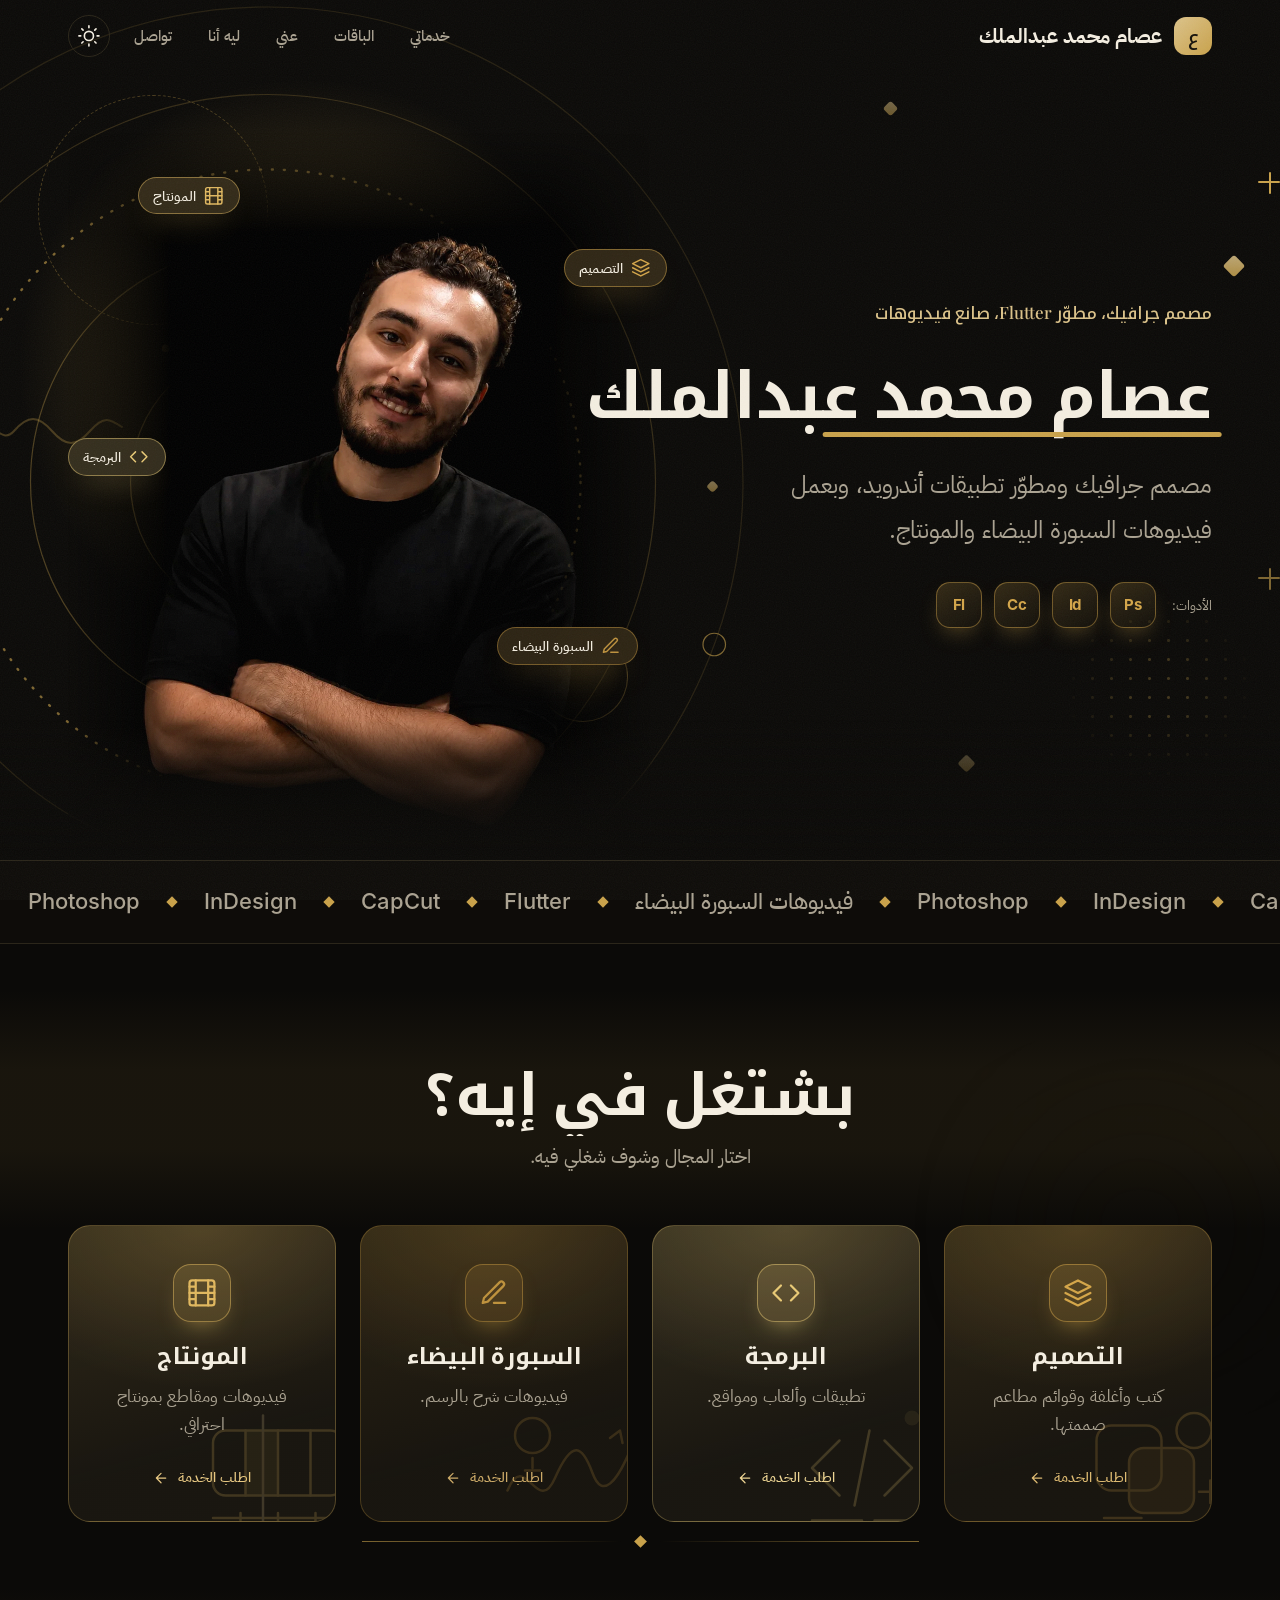
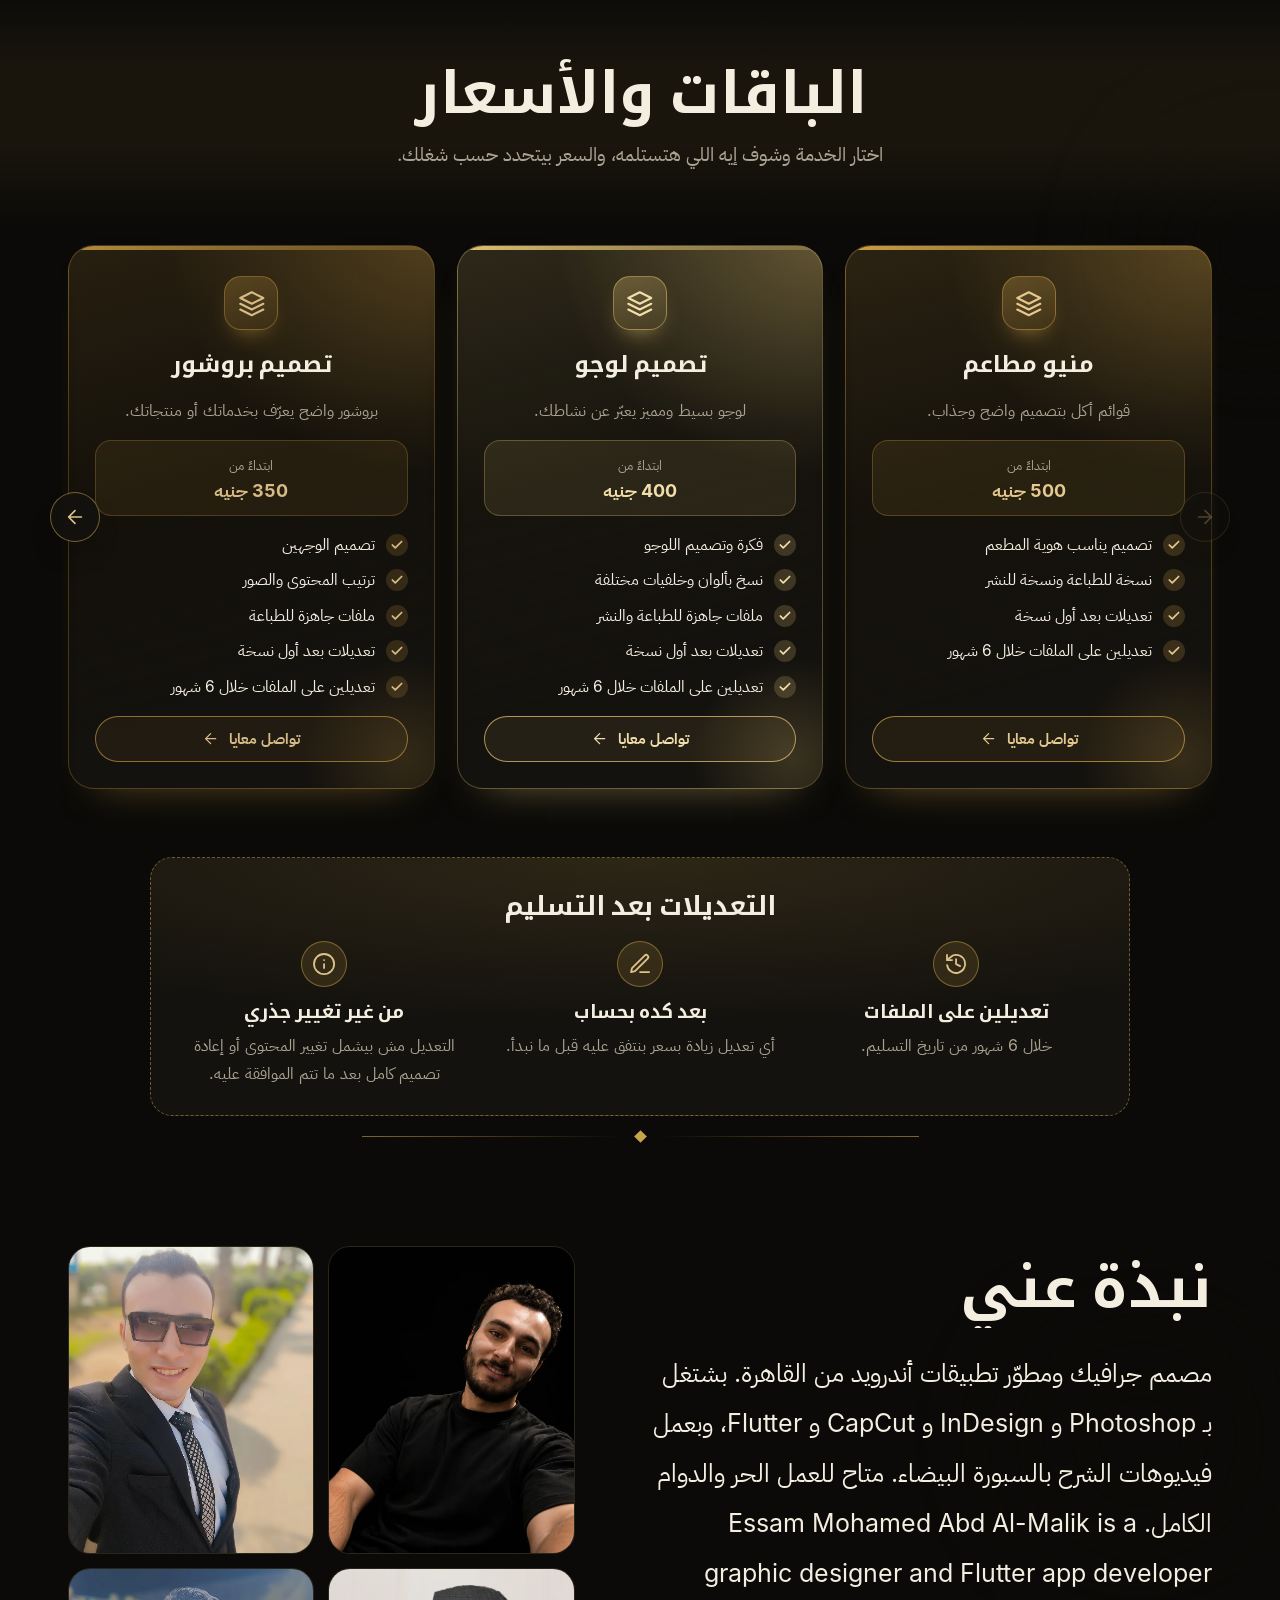
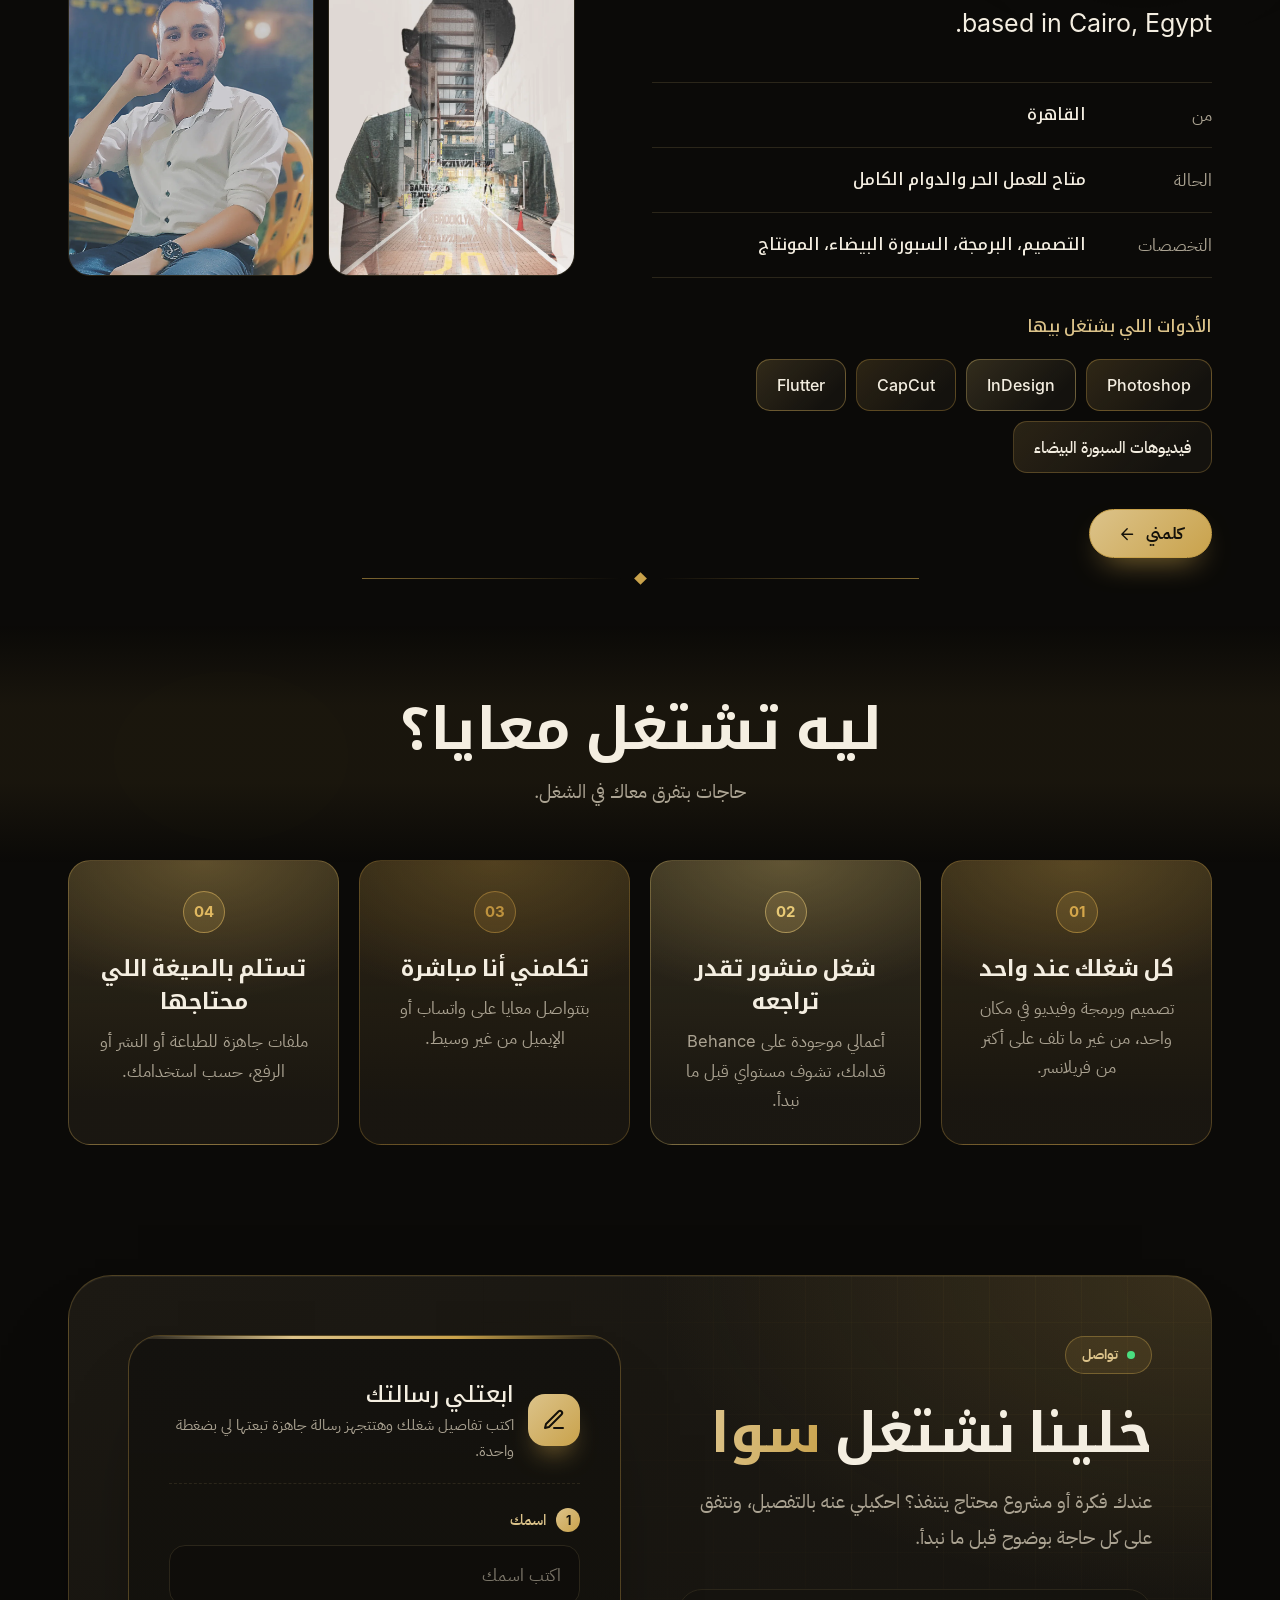
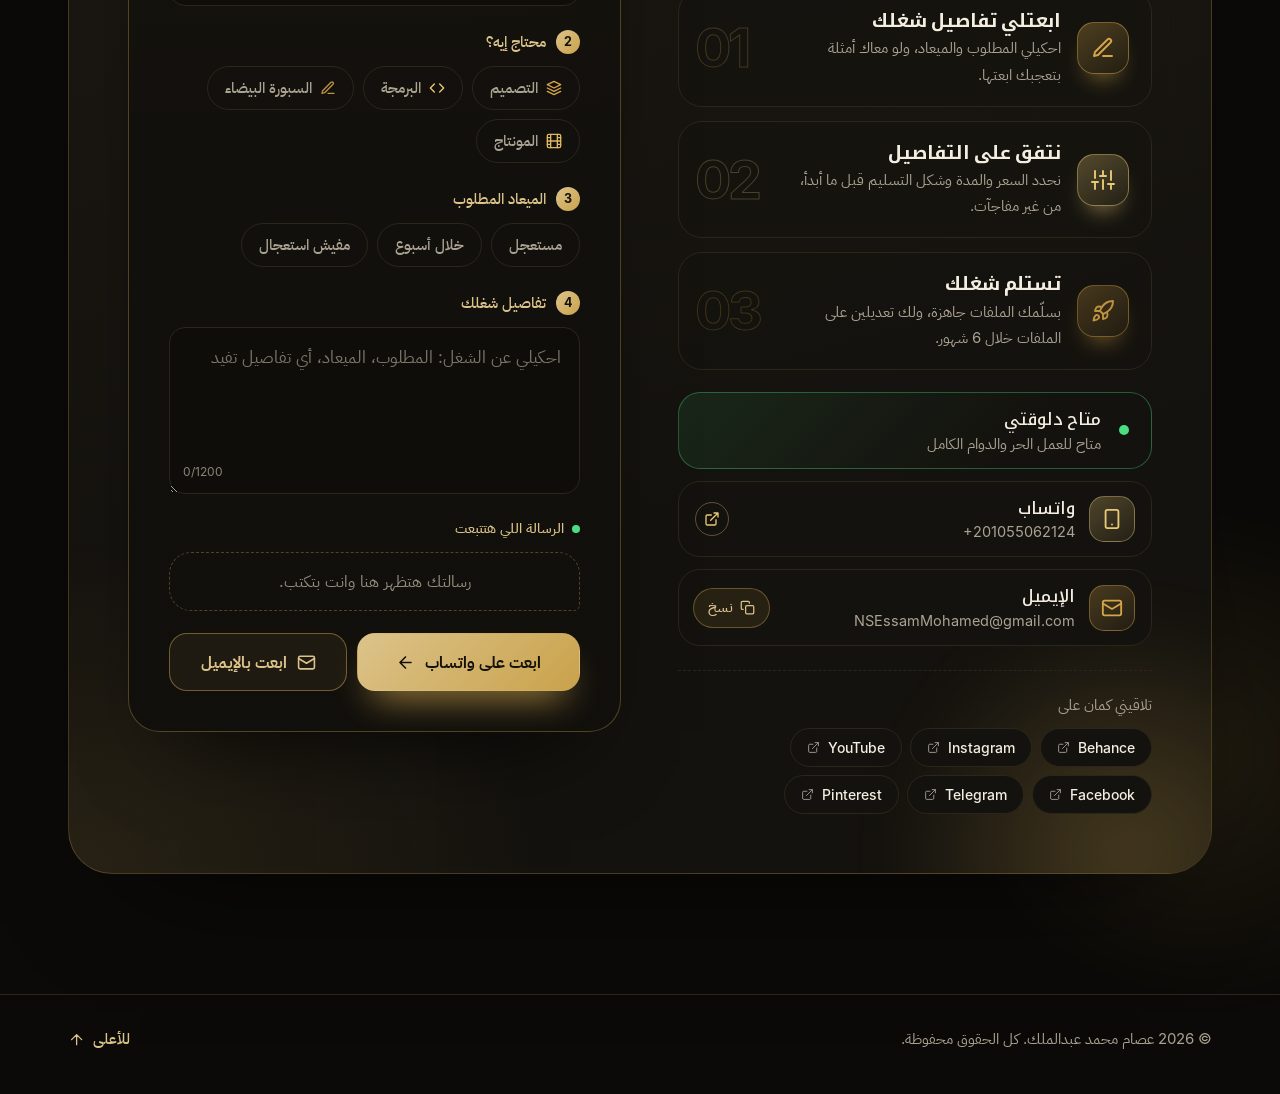
<file: index.html>
<!DOCTYPE html>
<html lang="ar" dir="rtl" data-mode="dark">
<head>
<meta charset="utf-8">
<meta name="viewport" content="width=device-width,initial-scale=1,viewport-fit=cover">
<meta name="theme-color" content="#0B0A08">
<link rel="manifest" href="manifest.webmanifest">
<link rel="icon" type="image/png" sizes="48x48" href="images/icons/favicon-48.png">
<link rel="icon" type="image/png" sizes="192x192" href="images/icons/icon-192.png">
<link rel="apple-touch-icon" href="images/icons/apple-touch-icon.png">
<link rel="icon" href="data:image/svg+xml,%3Csvg xmlns='http://www.w3.org/2000/svg' viewBox='0 0 64 64'%3E%3Crect width='64' height='64' rx='16' fill='%230B0A08'/%3E%3Ctext x='32' y='45' font-size='40' text-anchor='middle' fill='%23C9A24B' font-family='sans-serif' font-weight='700'%3E%D8%B9%3C/text%3E%3C/svg%3E">
<!--SEO-HEAD:START-->
<title>عصام محمد عبدالملك (Essam Mohamed) | مصمم جرافيك ومطوّر تطبيقات</title>
<meta name="description" content="مصمم جرافيك ومطوّر تطبيقات أندرويد بـ Flutter، وبعمل فيديوهات السبورة البيضاء والمونتاج. متاح للعمل الحر والدوام الكامل. Essam Mohamed Abd Al-Malik, graphic designer and Flutter developer in Cairo, Egypt.">
<meta property="og:type" content="website">
<meta property="og:title" content="عصام محمد عبدالملك (Essam Mohamed) | مصمم جرافيك ومطوّر تطبيقات">
<meta property="og:description" content="مصمم جرافيك ومطوّر تطبيقات أندرويد بـ Flutter، وبعمل فيديوهات السبورة البيضاء والمونتاج. متاح للعمل الحر والدوام الكامل. Essam Mohamed Abd Al-Malik, graphic designer and Flutter developer in Cairo, Egypt.">
<meta name="sx-mode" content="dark">
<meta name="robots" content="index,follow,max-image-preview:large">
<meta name="author" content="عصام محمد عبدالملك">
<meta property="og:locale" content="ar_AR">
<meta property="og:site_name" content="عصام محمد عبدالملك">
<link rel="canonical" href="https://nsessammohamed-spec.github.io/EssamMohamed/">
<meta property="og:url" content="https://nsessammohamed-spec.github.io/EssamMohamed/">
<meta property="og:image" content="https://nsessammohamed-spec.github.io/EssamMohamed/images/og.jpg">
<meta property="og:image:alt" content="عصام محمد عبدالملك">
<meta property="og:image:width" content="1200">
<meta property="og:image:height" content="630">
<meta name="twitter:card" content="summary_large_image">
<meta name="twitter:title" content="عصام محمد عبدالملك (Essam Mohamed) | مصمم جرافيك ومطوّر تطبيقات">
<meta name="twitter:description" content="مصمم جرافيك ومطوّر تطبيقات أندرويد بـ Flutter، وبعمل فيديوهات السبورة البيضاء والمونتاج. متاح للعمل الحر والدوام الكامل. Essam Mohamed Abd Al-Malik, graphic designer and Flutter developer in Cairo, Egypt.">
<meta name="twitter:image" content="https://nsessammohamed-spec.github.io/EssamMohamed/images/og.jpg">
<script type="application/ld+json">{"@context":"https://schema.org","@type":"Person","@id":"https://nsessammohamed-spec.github.io/EssamMohamed/#person","name":"عصام محمد عبدالملك","alternateName":["Essam Mohamed Abd Al-Malik","Essam Mohamed","Esam Mohamed","NSEssamMohamed"],"description":"مصمم جرافيك ومطوّر تطبيقات أندرويد بـ Flutter، وبعمل فيديوهات السبورة البيضاء والمونتاج. متاح للعمل الحر والدوام الكامل. Essam Mohamed Abd Al-Malik, graphic designer and Flutter developer in Cairo, Egypt.","jobTitle":"مصمم جرافيك ومطوّر تطبيقات","url":"https://nsessammohamed-spec.github.io/EssamMohamed/","image":"https://nsessammohamed-spec.github.io/EssamMohamed/images/me/portrait.webp","email":"NSEssamMohamed@gmail.com","address":{"@type":"PostalAddress","addressLocality":"القاهرة","addressCountry":"EG"},"knowsAbout":["Photoshop","InDesign","CapCut","Flutter","فيديوهات السبورة البيضاء"],"sameAs":["https://www.behance.net/NSEssamMohamed","https://instagram.com/nsessammohamed","https://youtube.com/@NSEssamMohamed","https://facebook.com/NSEsamMohamed","https://t.me/NSEssamMohamed","https://pinterest.com/NSEssamMohamed"]}</script>
<script type="application/ld+json">{"@context":"https://schema.org","@type":"ProfessionalService","@id":"https://nsessammohamed-spec.github.io/EssamMohamed/#service","url":"https://nsessammohamed-spec.github.io/EssamMohamed/","name":"عصام محمد عبدالملك","alternateName":["Essam Mohamed Abd Al-Malik","Essam Mohamed","Esam Mohamed","NSEssamMohamed"],"description":"مصمم جرافيك ومطوّر تطبيقات أندرويد بـ Flutter، وبعمل فيديوهات السبورة البيضاء والمونتاج. متاح للعمل الحر والدوام الكامل. Essam Mohamed Abd Al-Malik, graphic designer and Flutter developer in Cairo, Egypt.","image":"https://nsessammohamed-spec.github.io/EssamMohamed/images/me/portrait.webp","telephone":"+201055062124","email":"NSEssamMohamed@gmail.com","address":{"@type":"PostalAddress","addressLocality":"القاهرة","addressCountry":"EG"},"founder":{"@id":"https://nsessammohamed-spec.github.io/EssamMohamed/#person"},"sameAs":["https://www.behance.net/NSEssamMohamed","https://instagram.com/nsessammohamed","https://youtube.com/@NSEssamMohamed","https://facebook.com/NSEsamMohamed","https://t.me/NSEssamMohamed","https://pinterest.com/NSEssamMohamed"],"hasOfferCatalog":{"@type":"OfferCatalog","name":"الباقات والخدمات","itemListElement":[{"@type":"Offer","priceSpecification":{"@type":"PriceSpecification","minPrice":500,"priceCurrency":"EGP"},"itemOffered":{"@type":"Service","name":"منيو مطاعم","description":"قوائم أكل بتصميم واضح وجذاب.","serviceType":"التصميم"}},{"@type":"Offer","priceSpecification":{"@type":"PriceSpecification","minPrice":400,"priceCurrency":"EGP"},"itemOffered":{"@type":"Service","name":"تصميم لوجو","description":"لوجو بسيط ومميز يعبّر عن نشاطك.","serviceType":"التصميم"}},{"@type":"Offer","priceSpecification":{"@type":"PriceSpecification","minPrice":350,"priceCurrency":"EGP"},"itemOffered":{"@type":"Service","name":"تصميم بروشور","description":"بروشور واضح يعرّف بخدماتك أو منتجاتك.","serviceType":"التصميم"}},{"@type":"Offer","priceSpecification":{"@type":"PriceSpecification","minPrice":250,"priceCurrency":"EGP"},"itemOffered":{"@type":"Service","name":"كروت شخصية","description":"كارت شخصي أنيق يسيب انطباع كويس.","serviceType":"التصميم"}},{"@type":"Offer","priceSpecification":{"@type":"PriceSpecification","minPrice":300,"priceCurrency":"EGP"},"itemOffered":{"@type":"Service","name":"بوستات سوشيال ميديا","description":"بوستات متناسقة لصفحاتك على السوشيال.","serviceType":"التصميم"}},{"@type":"Offer","priceSpecification":{"@type":"PriceSpecification","minPrice":1000,"priceCurrency":"EGP"},"itemOffered":{"@type":"Service","name":"تصميم كتب","description":"تصميم داخلي للكتب بتنسيق مريح للقراءة.","serviceType":"التصميم"}},{"@type":"Offer","priceSpecification":{"@type":"PriceSpecification","minPrice":600,"priceCurrency":"EGP"},"itemOffered":{"@type":"Service","name":"تصميم أغلفة كتب","description":"غلاف يعبّر عن الكتاب ويشدّ القارئ.","serviceType":"التصميم"}},{"@type":"Offer","priceSpecification":{"@type":"PriceSpecification","minPrice":5000,"priceCurrency":"EGP"},"itemOffered":{"@type":"Service","name":"تطبيق أندرويد (Flutter)","description":"تطبيق بسيط لحد متوسط التعقيد حسب فكرتك.","serviceType":"البرمجة"}},{"@type":"Offer","priceSpecification":{"@type":"PriceSpecification","minPrice":1500,"priceCurrency":"EGP"},"itemOffered":{"@type":"Service","name":"فيديو سبورة بيضاء","description":"فيديو شرح بالرسم لفكرتك أو منتجك.","serviceType":"السبورة البيضاء"}},{"@type":"Offer","priceSpecification":{"@type":"PriceSpecification","minPrice":400,"priceCurrency":"EGP"},"itemOffered":{"@type":"Service","name":"مونتاج فيديوهات","description":"مونتاج احترافي لفيديوهاتك ومقاطعك.","serviceType":"المونتاج"}}]}}</script>
<script type="application/ld+json">{"@context":"https://schema.org","@type":"WebSite","name":"عصام محمد عبدالملك","alternateName":["Essam Mohamed Abd Al-Malik","Essam Mohamed","Esam Mohamed","NSEssamMohamed"],"url":"https://nsessammohamed-spec.github.io/EssamMohamed/","inLanguage":"ar"}</script>
<!--SEO-HEAD:END-->
<link rel="preload" href="fonts/kufi_bold.woff" as="font" type="font/woff" crossorigin>
<link rel="preload" href="fonts/plexarabic_regular.woff" as="font" type="font/woff" crossorigin>
<link rel="preload" href="fonts/plexarabic_medium.woff" as="font" type="font/woff" crossorigin>
<link rel="preload" href="images/me/portrait.webp" as="image" type="image/webp" fetchpriority="high">
<link rel="stylesheet" href="assets/site.css?v=20261114c">
<link rel="stylesheet" href="assets/fx.css?v=1">
<script>document.documentElement.classList.add('js');try{var d=document.documentElement,x=document.querySelector('meta[name=sx-mode]'),m=localStorage.getItem('sx.mode');if(m!=='light'&&m!=='dark')m=x?x.content:'dark';if(m==='auto')m=matchMedia('(prefers-color-scheme: light)').matches?'light':'dark';if(m==='light'||m==='dark'){d.dataset.mode=m;var t=document.querySelector('meta[name=theme-color]');if(t&&m==='light')t.content='#FAF7F0'}}catch(e){}</script>
</head>
<body>
<a class="skip" href="#main">تخطي للمحتوى</a>
<div id="app"><!--SEO-BODY:START-->
<main class="seo-static" style="max-width:760px;margin:0 auto;padding:48px 20px;line-height:1.9">
<header><p>مصمم جرافيك · مطوّر Flutter · صانع فيديوهات</p><h1>عصام محمد عبدالملك</h1><p lang="en" dir="ltr">Essam Mohamed Abd Al-Malik — Graphic Designer &amp; Flutter App Developer</p><p>مصمم جرافيك ومطوّر تطبيقات أندرويد، وبعمل فيديوهات السبورة البيضاء والمونتاج.</p></header>
<section><h2>نبذة عني</h2><p>مصمم جرافيك ومطوّر تطبيقات أندرويد من القاهرة. بشتغل بـ Photoshop وInDesign وCapCut وFlutter، وبعمل فيديوهات الشرح بالسبورة البيضاء. متاح للعمل الحر والدوام الكامل. Essam Mohamed Abd Al-Malik is a graphic designer and Flutter app developer based in Cairo, Egypt.</p></section>
<section><h2>الأدوات والمهارات</h2><ul><li>Photoshop</li><li>InDesign</li><li>CapCut</li><li>Flutter</li><li>فيديوهات السبورة البيضاء</li></ul></section>
<section><h2>المجالات</h2><ul><li><strong>التصميم</strong>: كتب وأغلفة وقوائم مطاعم صممتها.</li><li><strong>البرمجة</strong>: تطبيقات وألعاب ومواقع.</li><li><strong>السبورة البيضاء</strong>: فيديوهات شرح بالرسم.</li><li><strong>المونتاج</strong>: فيديوهات ومقاطع بمونتاج احترافي.</li></ul></section>
<section><h2>الباقات والخدمات</h2><ul><li><strong>منيو مطاعم</strong>: قوائم أكل بتصميم واضح وجذاب.</li><li><strong>تصميم لوجو</strong>: لوجو بسيط ومميز يعبّر عن نشاطك.</li><li><strong>تصميم بروشور</strong>: بروشور واضح يعرّف بخدماتك أو منتجاتك.</li><li><strong>كروت شخصية</strong>: كارت شخصي أنيق يسيب انطباع كويس.</li><li><strong>بوستات سوشيال ميديا</strong>: بوستات متناسقة لصفحاتك على السوشيال.</li><li><strong>تصميم كتب</strong>: تصميم داخلي للكتب بتنسيق مريح للقراءة.</li><li><strong>تصميم أغلفة كتب</strong>: غلاف يعبّر عن الكتاب ويشدّ القارئ.</li><li><strong>تطبيق أندرويد (Flutter)</strong>: تطبيق بسيط لحد متوسط التعقيد حسب فكرتك.</li><li><strong>فيديو سبورة بيضاء</strong>: فيديو شرح بالرسم لفكرتك أو منتجك.</li><li><strong>مونتاج فيديوهات</strong>: مونتاج احترافي لفيديوهاتك ومقاطعك.</li></ul></section>
<section><h2>ليه تشتغل معايا؟</h2><ul><li><strong>كل شغلك عند واحد</strong>: تصميم وبرمجة وفيديو في مكان واحد، من غير ما تلف على أكتر من فريلانسر.</li><li><strong>شغل منشور تقدر تراجعه</strong>: أعمالي موجودة على Behance قدامك، تشوف مستواي قبل ما نبدأ.</li><li><strong>تكلمني أنا مباشرة</strong>: بتتواصل معايا على واتساب أو الإيميل من غير وسيط.</li><li><strong>تستلم بالصيغة اللي محتاجها</strong>: ملفات جاهزة للطباعة أو النشر أو الرفع، حسب استخدامك.</li></ul></section>
<section><h2>خلينا نشتغل سوا</h2><p>عندك فكرة أو مشروع محتاج يتنفذ؟ احكيلي عنه بالتفصيل، ونتفق على كل حاجة بوضوح قبل ما نبدأ.</p><ul><li><a href="mailto:NSEssamMohamed@gmail.com">NSEssamMohamed@gmail.com</a></li><li><a href="https://wa.me/201055062124">واتساب</a></li><li><a href="https://www.behance.net/NSEssamMohamed" rel="me noopener">Behance</a></li><li><a href="https://instagram.com/nsessammohamed" rel="me noopener">Instagram</a></li><li><a href="https://youtube.com/@NSEssamMohamed" rel="me noopener">YouTube</a></li><li><a href="https://facebook.com/NSEsamMohamed" rel="me noopener">Facebook</a></li><li><a href="https://t.me/NSEssamMohamed" rel="me noopener">Telegram</a></li><li><a href="https://pinterest.com/NSEssamMohamed" rel="me noopener">Pinterest</a></li></ul></section>
</main>
<!--SEO-BODY:END--></div>
<noscript><p style="padding:40px;text-align:center">الموقع محتاج JavaScript عشان يشتغل.</p></noscript>
<script src="data/slugs.js"></script>
<script src="assets/icons.js?v=20261113m"></script>
<script src="assets/site.js?v=20261114c"></script>
<script src="assets/fx.js?v=3" defer></script>
</body>
</html>
</file>
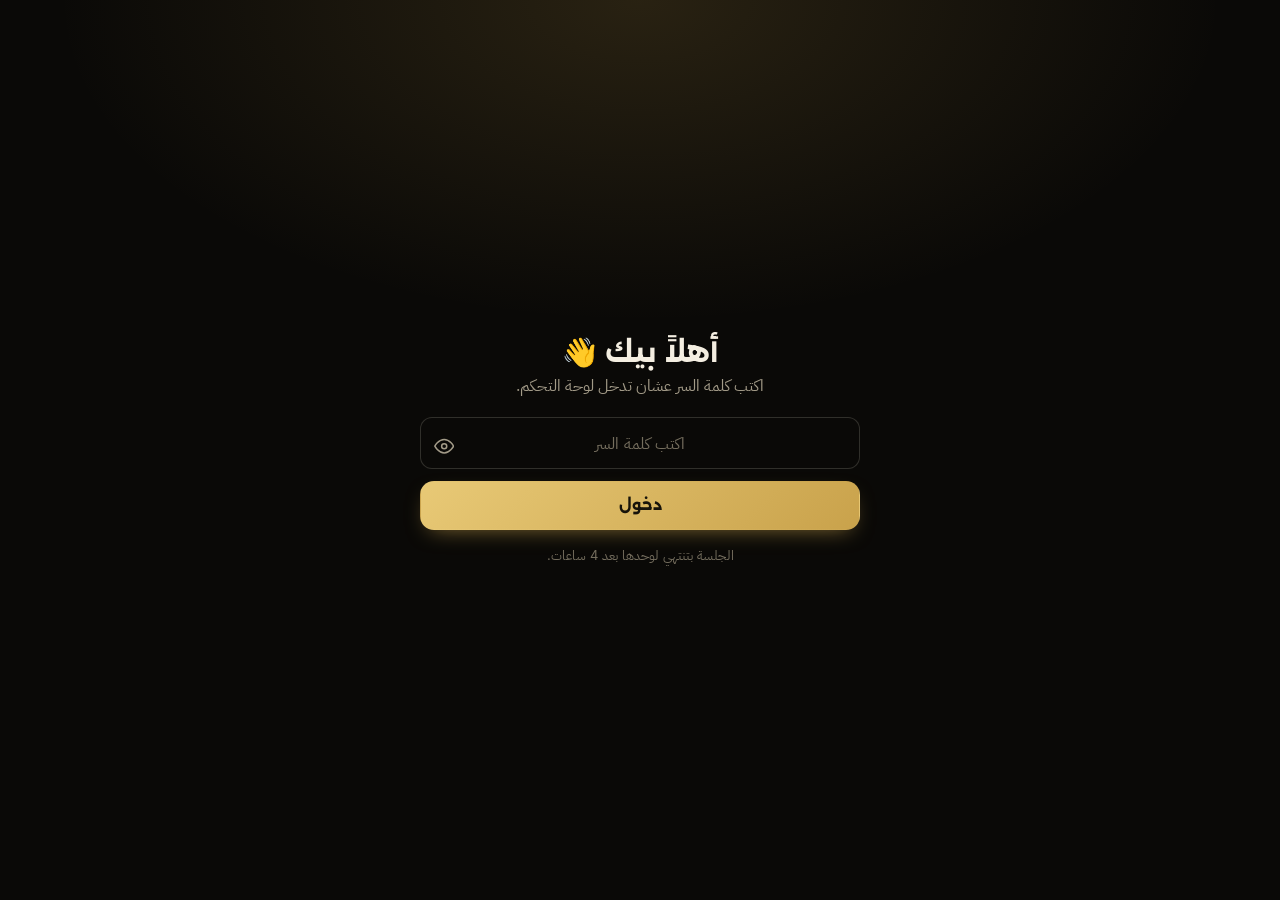
<file: admin/index.html>
<!DOCTYPE html>
<html lang="ar" dir="rtl">
<head>
<meta charset="utf-8">
<meta name="viewport" content="width=device-width,initial-scale=1,viewport-fit=cover">
<meta name="robots" content="noindex,nofollow">
<meta name="theme-color" content="#0A0907" id="tc">
<title>لوحة التحكم</title>
<meta http-equiv="Content-Security-Policy" content="default-src 'none'; script-src 'self'; style-src 'self' 'unsafe-inline'; img-src 'self' data: blob: https:; font-src 'self'; connect-src 'self' https://*.workers.dev; frame-src 'self'; base-uri 'none'; form-action 'self'; object-src 'none'">
<meta name="referrer" content="no-referrer">
<link rel="stylesheet" href="admin.css?v=20261120a">
</head>
<body>

<div id="login" class="login">
  <main class="lmain">
    <form class="lcard" id="loginForm" autocomplete="off">
      <div class="lbrand"><span class="logo">ع</span><span>لوحة التحكم</span></div>
      <h1>أهلاً بيك 👋</h1>
      <p class="lsub">اكتب كلمة السر عشان تدخل لوحة التحكم.</p>
      <label>
        <span class="pw"><input id="pass" type="password" autocomplete="current-password" placeholder="اكتب كلمة السر" aria-label="كلمة السر" required><button type="button" class="ib" id="showTok" aria-label="إظهار كلمة السر"></button></span>
      </label>
      <p class="err" id="loginErr" role="alert" hidden></p>
      <button class="btn primary big" id="loginBtn" type="submit">دخول</button>
      <p class="lfoot">الجلسة بتنتهي لوحدها بعد 4 ساعات.</p>
    </form>
  </main>
</div>

<div id="app" hidden>
  <aside class="side" id="side" aria-label="القائمة الرئيسية">
    <div class="sbrand"><span class="logo">ع</span><div><b>لوحة التحكم</b><small id="repoName"></small></div></div>
    <nav id="nav"></nav>
    <div class="sfoot">
      <button class="btn ghost sm theme-tg" id="themeTg" type="button"></button>
      <a class="btn ghost sm" id="openSite" target="_blank" rel="noopener"></a>
      <div class="kb"><kbd>Ctrl</kbd> + <kbd>S</kbd> للنشر السريع</div>
    </div>
  </aside>
  <div id="scrim"></div>
  <div class="main">
    <header class="bar">
      <button class="ib menu" id="btnMenu" type="button" aria-label="القائمة"></button>
      <div class="ttl"><h1 id="viewTitle"></h1><p id="viewDesc"></p></div>
      <div class="bar-acts">
        <button class="btn ghost sm" id="btnSearch" type="button"></button>
        <span class="status" id="status"></span>
        <button class="btn ghost sm" id="btnPreview" type="button"></button>
        <button class="btn ghost sm" id="btnDiscard" type="button"></button>
        <button class="btn primary" id="btnPublish" type="button"></button>
      </div>
    </header>
    <div class="notice" id="notice" hidden></div>
    <main id="view" class="view"></main>
  </div>
</div>

<dialog id="dlg"></dialog>
<div id="toasts" aria-live="polite"></div>

<div id="preview" class="preview" hidden>
  <div class="pbar">
    <b>معاينة مباشرة</b>
    <span class="seg"><button type="button" data-dev="m" id="devM"></button><button type="button" data-dev="d" id="devD" class="on"></button></span>
    <button class="btn ghost sm" id="pClose" type="button"></button>
  </div>
  <div class="pstage"><iframe id="pframe" title="معاينة الموقع"></iframe></div>
</div>

<script src="../assets/icons.js?v=20261117e"></script>
<script src="config.js"></script>
<script src="admin.js?v=20261120a"></script>
</body>
</html>
</file>
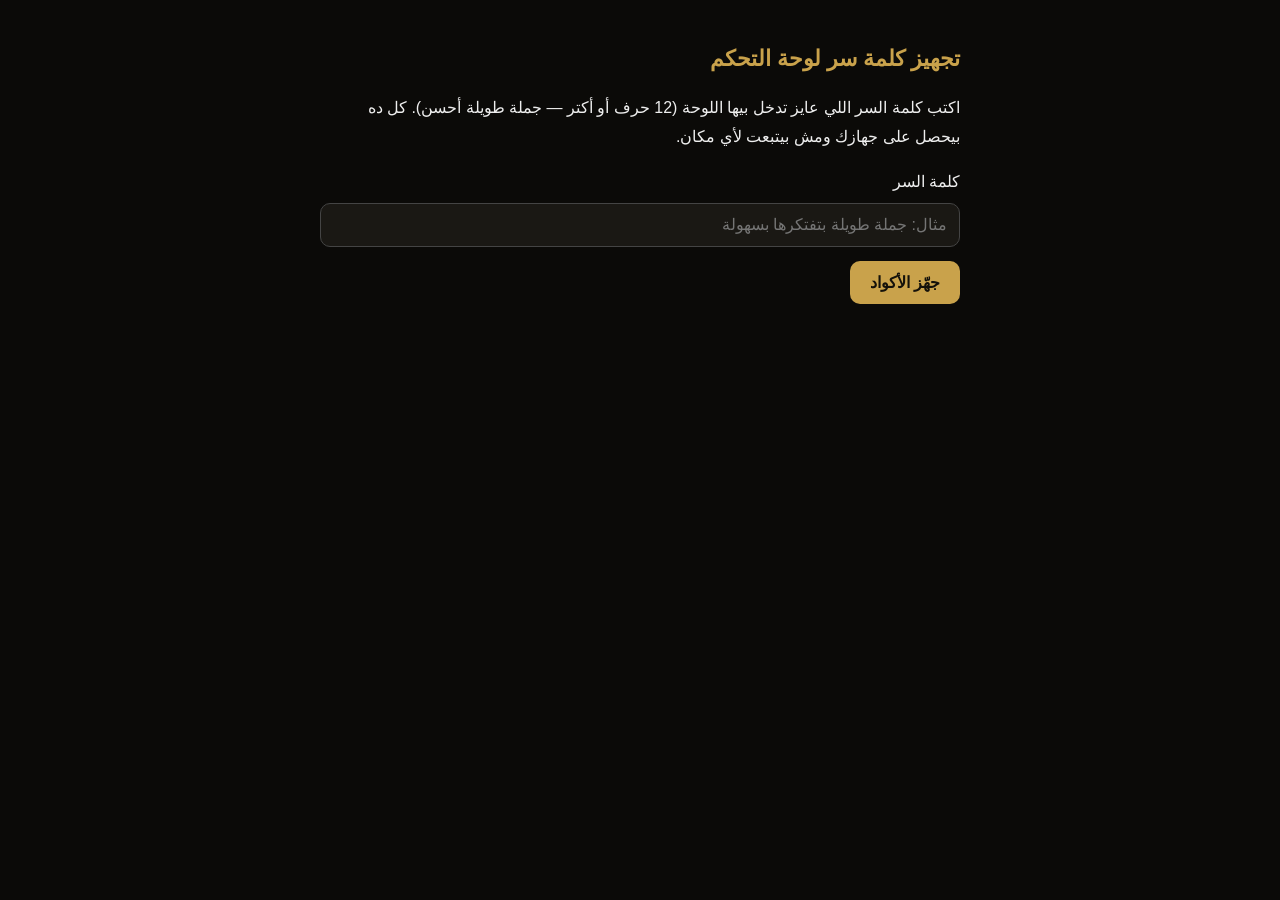
<file: make-password.html>
<!DOCTYPE html>
<html lang="ar" dir="rtl"><head><meta charset="utf-8"><meta name="viewport" content="width=device-width,initial-scale=1">
<title>تجهيز كلمة السر</title>
<style>
body{font-family:Tahoma,Arial,sans-serif;background:#0B0A08;color:#eee;max-width:640px;margin:0 auto;padding:24px;line-height:1.8}
h1{color:#C9A24B;font-size:22px}input,textarea{width:100%;box-sizing:border-box;padding:12px;border-radius:10px;border:1px solid #444;background:#1a1814;color:#fff;font-size:16px;margin:6px 0 14px}
textarea{direction:ltr;font-family:monospace;font-size:13px;height:74px}
button{background:#C9A24B;color:#14110A;border:0;border-radius:10px;padding:12px 20px;font-size:16px;cursor:pointer;font-weight:700}
.sm{padding:6px 14px;font-size:14px;margin-bottom:18px}.err{color:#f87171}.note{color:#aaa;font-size:14px}
</style></head><body>
<h1>تجهيز كلمة سر لوحة التحكم</h1>
<p>اكتب كلمة السر اللي عايز تدخل بيها اللوحة (12 حرف أو أكتر — جملة طويلة أحسن). كل ده بيحصل على جهازك ومش بيتبعت لأي مكان.</p>
<label>كلمة السر</label><input id="pw" type="text" autocomplete="off" placeholder="مثال: جملة طويلة بتفتكرها بسهولة">
<button id="go">جهّز الأكواد</button>
<p class="err" id="err"></p>
<div id="out" hidden>
<p>هتنسخ القيمتين دول بعدين. سيب الصفحة مفتوحة.</p>
<label>الكود الأول (ADMIN_HASH)</label><textarea id="h" readonly></textarea><button class="sm" data-c="h">نسخ</button>
<label>الكود التاني (SESSION_SECRET)</label><textarea id="s" readonly></textarea><button class="sm" data-c="s">نسخ</button>
<p class="note">متبعتش الأكواد دي لحد. ومتنساش كلمة السر — مش هتتعرض تاني.</p>
</div>
<script>
const hex=b=>[...new Uint8Array(b)].map(x=>x.toString(16).padStart(2,'0')).join('');
document.getElementById('go').onclick=async()=>{
  const pw=document.getElementById('pw').value,er=document.getElementById('err');er.textContent='';
  if(pw.length<12){er.textContent='كلمة السر قصيرة. اكتب 12 حرف على الأقل.';return}
  const salt=crypto.getRandomValues(new Uint8Array(16));
  const k=await crypto.subtle.importKey('raw',new TextEncoder().encode(pw),'PBKDF2',false,['deriveBits']);
  const bits=await crypto.subtle.deriveBits({name:'PBKDF2',hash:'SHA-256',salt,iterations:100000},k,256);
  document.getElementById('h').value=hex(salt)+':'+hex(bits);
  document.getElementById('s').value=hex(crypto.getRandomValues(new Uint8Array(32)));
  document.getElementById('out').hidden=false;
};
document.querySelectorAll('[data-c]').forEach(b=>b.onclick=()=>{const t=document.getElementById(b.dataset.c);t.select();navigator.clipboard.writeText(t.value);b.textContent='اتنسخ ✓'});
</script></body></html>
</file>
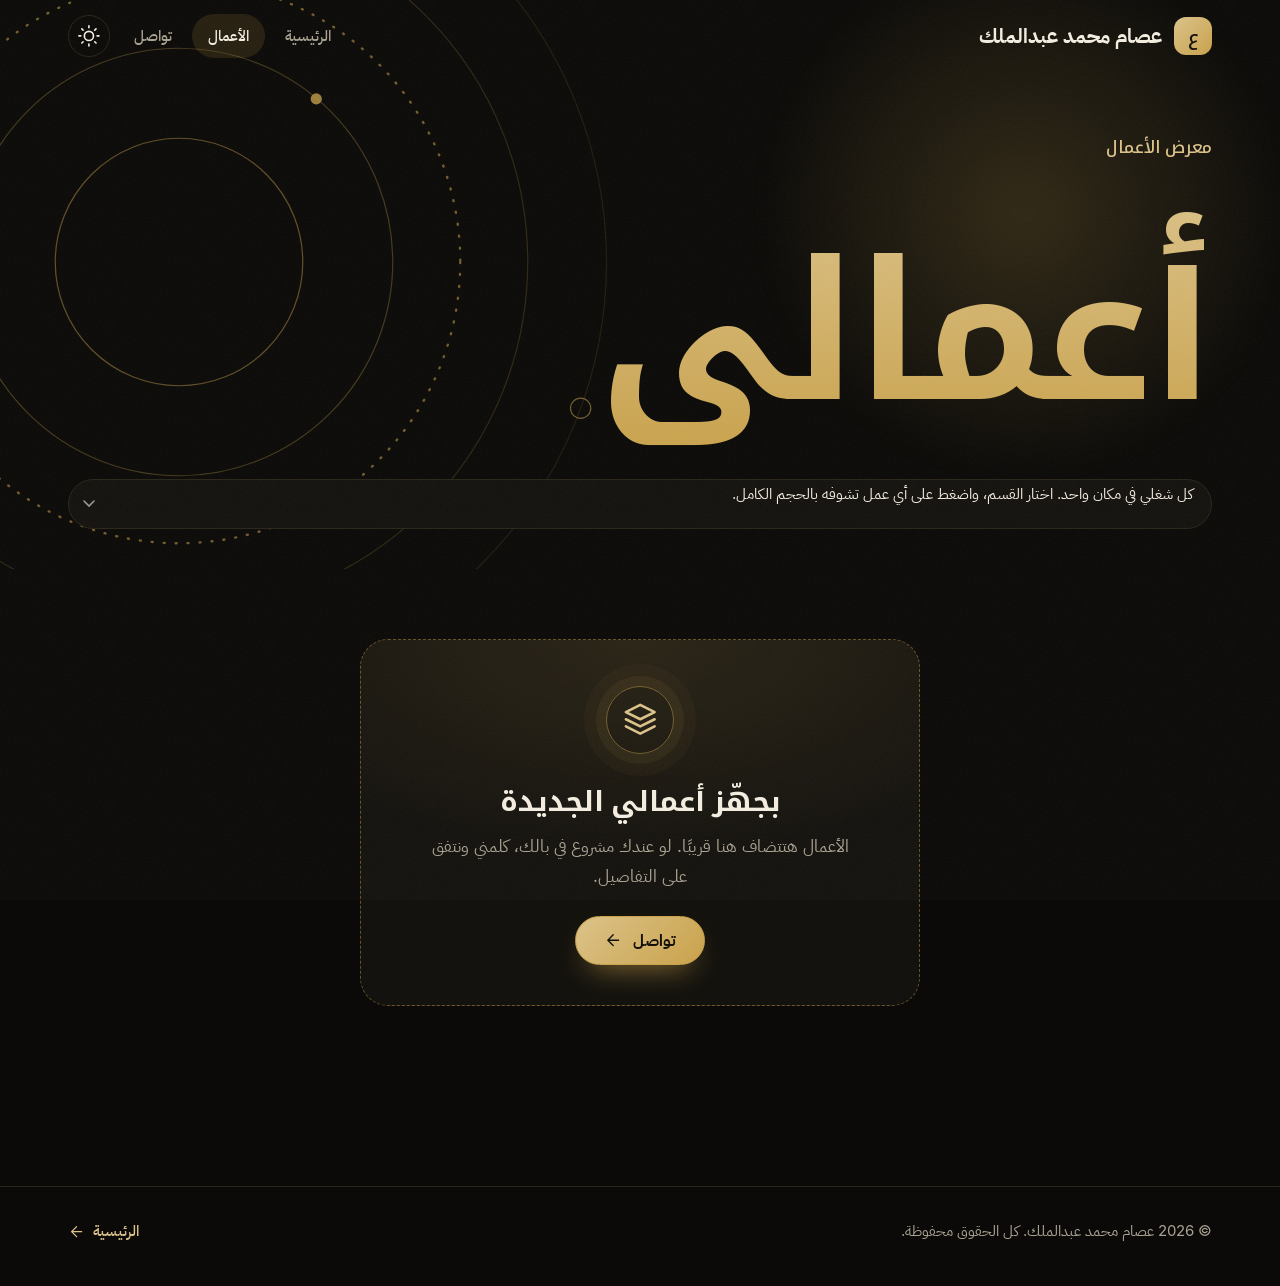
<file: works.html>
<!DOCTYPE html>
<html lang="ar" dir="rtl" data-mode="dark">
<head>
<meta charset="utf-8">
<meta name="viewport" content="width=device-width,initial-scale=1,viewport-fit=cover">
<meta name="theme-color" content="#0B0A08">
<link rel="manifest" href="manifest.webmanifest">
<link rel="icon" type="image/png" sizes="48x48" href="images/icons/favicon-48.png">
<link rel="icon" type="image/png" sizes="192x192" href="images/icons/icon-192.png">
<link rel="apple-touch-icon" href="images/icons/apple-touch-icon.png">
<!--SEO-HEAD:START-->
<title>أعمالي | عصام محمد عبدالملك</title>
<meta name="description" content="معرض أعمال عصام محمد عبدالملك: التصميم، البرمجة، السبورة البيضاء، المونتاج.">
<meta property="og:type" content="website">
<meta property="og:title" content="أعمالي | عصام محمد عبدالملك">
<meta property="og:description" content="معرض أعمال عصام محمد عبدالملك: التصميم، البرمجة، السبورة البيضاء، المونتاج.">
<meta property="og:locale" content="ar_AR">
<link rel="canonical" href="https://nsessammohamed-spec.github.io/EssamMohamed/works.html">
<meta property="og:url" content="https://nsessammohamed-spec.github.io/EssamMohamed/works.html">
<meta property="og:image:width" content="1200">
<meta property="og:image:height" content="630">
<meta property="og:image" content="https://nsessammohamed-spec.github.io/EssamMohamed/images/og.jpg">
<meta name="sx-mode" content="dark">
<meta name="robots" content="index,follow,max-image-preview:large">
<meta name="author" content="عصام محمد عبدالملك">
<meta property="og:site_name" content="عصام محمد عبدالملك">
<meta name="twitter:card" content="summary_large_image">
<meta name="twitter:title" content="أعمالي | عصام محمد عبدالملك">
<meta name="twitter:description" content="معرض أعمال عصام محمد عبدالملك: التصميم، البرمجة، السبورة البيضاء، المونتاج.">
<meta name="twitter:image" content="https://nsessammohamed-spec.github.io/EssamMohamed/images/og.jpg">
<script type="application/ld+json">{"@context":"https://schema.org","@type":"CollectionPage","name":"أعمالي | عصام محمد عبدالملك","description":"معرض أعمال عصام محمد عبدالملك: التصميم، البرمجة، السبورة البيضاء، المونتاج.","url":"https://nsessammohamed-spec.github.io/EssamMohamed/works.html","mainEntity":{"@type":"ItemList","itemListElement":[]}}</script>
<script type="application/ld+json">{"@context":"https://schema.org","@type":"BreadcrumbList","itemListElement":[{"@type":"ListItem","position":1,"name":"عصام محمد عبدالملك","item":"https://nsessammohamed-spec.github.io/EssamMohamed/"},{"@type":"ListItem","position":2,"name":"أعمالي","item":"https://nsessammohamed-spec.github.io/EssamMohamed/works.html"}]}</script>
<!--SEO-HEAD:END-->
<link rel="icon" href="data:image/svg+xml,%3Csvg xmlns='http://www.w3.org/2000/svg' viewBox='0 0 64 64'%3E%3Crect width='64' height='64' rx='16' fill='%230B0A08'/%3E%3Ctext x='32' y='45' font-size='40' text-anchor='middle' fill='%23C9A24B' font-family='sans-serif' font-weight='700'%3E%D8%B9%3C/text%3E%3C/svg%3E">
<link rel="preload" href="fonts/kufi_bold.woff" as="font" type="font/woff" crossorigin>
<link rel="preload" href="fonts/plexarabic_regular.woff" as="font" type="font/woff" crossorigin>
<link rel="preload" href="fonts/plexarabic_medium.woff" as="font" type="font/woff" crossorigin>
<link rel="stylesheet" href="assets/site.css?v=20261114c">
<link rel="stylesheet" href="assets/works.css?v=20261114c">
<link rel="stylesheet" href="assets/reviews.css?v=1">
<script>document.documentElement.classList.add('js');try{var d=document.documentElement,x=document.querySelector('meta[name=sx-mode]'),m=localStorage.getItem('sx.mode');if(m!=='light'&&m!=='dark')m=x?x.content:'dark';if(m==='auto')m=matchMedia('(prefers-color-scheme: light)').matches?'light':'dark';if(m==='light'||m==='dark'){d.dataset.mode=m;var t=document.querySelector('meta[name=theme-color]');if(t&&m==='light')t.content='#FAF7F0'}}catch(e){}</script>
</head>
<body>
<a class="skip" href="#main">تخطي للمحتوى</a>
<div id="app"><!--SEO-BODY:START-->
<main class="seo-static" style="max-width:760px;margin:0 auto;padding:48px 20px;line-height:1.9"><header><h1>أعمالي</h1><p><a href="./">عصام محمد عبدالملك</a></p></header></main>
<!--SEO-BODY:END--></div>
<noscript><p style="padding:40px;text-align:center">الصفحة محتاجة JavaScript عشان تشتغل.</p></noscript>
<script src="data/slugs.js"></script>
<script src="assets/icons.js?v=20261113m"></script>
<script src="assets/reviews.js?v=1"></script>
<script src="assets/works.js?v=20261114c"></script>
</body>
</html>
</file>
<file: assets/site.css>
@font-face{font-family:"Alexandria";src:url(../fonts/alexandria_medium.woff) format("woff"),url(../fonts/alexandria_medium.ttf) format("truetype");font-weight:500;font-display:swap}
@font-face{font-family:"Alexandria";src:url(../fonts/alexandria_bold.woff) format("woff"),url(../fonts/alexandria_bold.ttf) format("truetype");font-weight:700;font-display:swap}
@font-face{font-family:"Tajawal";src:url(../fonts/tajawal_regular.woff) format("woff"),url(../fonts/tajawal_regular.ttf) format("truetype");font-weight:400;font-display:swap}
@font-face{font-family:"Roboto";src:url(../fonts/roboto_regular.woff) format("woff"),url(../fonts/roboto_regular.ttf) format("truetype");font-weight:400;font-display:swap}
@font-face{font-family:"Roboto";src:url(../fonts/roboto_bold.woff) format("woff"),url(../fonts/roboto_bold.ttf) format("truetype");font-weight:700;font-display:swap}

@font-face{font-family:"Inter";src:url(../fonts/inter_regular.woff) format("woff");font-weight:400;font-display:swap}
@font-face{font-family:"Inter";src:url(../fonts/inter_medium.woff) format("woff");font-weight:500;font-display:swap}
@font-face{font-family:"Inter";src:url(../fonts/inter_bold.woff) format("woff");font-weight:700;font-display:swap}
@font-face{font-family:"IBM Plex Sans Arabic";src:url(../fonts/plexarabic_regular.woff) format("woff");font-weight:400;font-display:swap}
@font-face{font-family:"IBM Plex Sans Arabic";src:url(../fonts/plexarabic_medium.woff) format("woff");font-weight:500;font-display:swap}
@font-face{font-family:"IBM Plex Sans Arabic";src:url(../fonts/plexarabic_bold.woff) format("woff");font-weight:700;font-display:swap}
@font-face{font-family:"Playfair Display";src:url(../fonts/playfair_medium.woff) format("woff");font-weight:500;font-display:swap}
@font-face{font-family:"Playfair Display";src:url(../fonts/playfair_bold.woff) format("woff");font-weight:700;font-display:swap}
@font-face{font-family:"Noto Kufi Arabic";src:url(../fonts/kufi_medium.woff) format("woff");font-weight:500;font-display:swap}
@font-face{font-family:"Noto Kufi Arabic";src:url(../fonts/kufi_bold.woff) format("woff");font-weight:700;font-display:swap}

:root{
  --bg:#0B0A08;--bg2:#100E0B;--surface:#14120E;--surface2:#1C1913;
  --ink:#F4EEE1;--muted:#ABA392;--line:#2B261A;
  --accent:#C9A24B;--accent2:#E8C976;--accent-rgb:201,162,75;--on-accent:#14110A;
  --r:22px;--ease:cubic-bezier(.2,.7,.2,1);
  /* الإنجليزي أولًا في كل قائمة، والعربي بعده: المتصفح بيختار الخط المناسب لكل حرف */
  --f-body:"Inter","IBM Plex Sans Arabic","Tajawal",system-ui,-apple-system,"Segoe UI",sans-serif;
  --f-head:"Playfair Display","Noto Kufi Arabic","Alexandria","Tajawal",system-ui,sans-serif;
  --f-ui:"Inter","IBM Plex Sans Arabic","Alexandria","Tajawal",system-ui,sans-serif;
  --f-latin:"Inter",system-ui,sans-serif;
  --f-serif:"Playfair Display",Georgia,serif;
  --grain:.05;
  color-scheme:dark;
}
:root[data-mode=light]{
  --bg:#FAF7F0;--bg2:#F3EEE2;--surface:#FFFFFF;--surface2:#F6F1E6;
  --ink:#1B1810;--muted:#6A6351;--line:#E2DAC6;--grain:.07;
  color-scheme:light;
}
*{box-sizing:border-box}
html{scroll-behavior:smooth;scroll-padding-top:84px;-webkit-text-size-adjust:100%}
body{margin:0;background:var(--bg);color:var(--ink);font-family:var(--f-body);font-size:19px;line-height:1.9;font-synthesis:none;font-kerning:normal;text-rendering:optimizeLegibility;-webkit-font-smoothing:antialiased;overflow-x:hidden;transition:background .3s,color .3s}
body::before{content:"";position:fixed;inset:0;z-index:100;pointer-events:none;opacity:var(--grain);background-image:url("data:image/svg+xml,%3Csvg xmlns='http://www.w3.org/2000/svg' width='160' height='160'%3E%3Cfilter id='n'%3E%3CfeTurbulence type='fractalNoise' baseFrequency='.85' numOctaves='2' stitchTiles='stitch'/%3E%3C/filter%3E%3Crect width='100%25' height='100%25' filter='url(%23n)'/%3E%3C/svg%3E")}
h1,h2,h3,h4{font-family:var(--f-head);font-weight:700;line-height:1.3;margin:0;letter-spacing:0}
b,strong{font-family:var(--f-head);font-weight:500}
.ltr,.mail{direction:ltr;unicode-bidi:isolate}
p{margin:0}
a{color:inherit}
img{max-width:100%}
:focus-visible{outline:3px solid var(--accent2);outline-offset:3px;border-radius:6px}
.i{width:1.15em;height:1.15em;fill:none;stroke:currentColor;stroke-width:1.8;stroke-linecap:round;stroke-linejoin:round;flex:none}
.wrap{width:100%;max-width:1200px;margin:0 auto;padding:0 28px}
.skip{position:absolute;inset-inline-start:12px;top:-60px;z-index:200;background:var(--accent);color:var(--on-accent);padding:8px 16px;border-radius:10px;font-weight:700;text-decoration:none}
.skip:focus{top:12px}
.boot{min-height:100vh;display:grid;place-items:center;color:var(--muted)}
.sr{position:absolute;width:1px;height:1px;overflow:hidden;clip:rect(0 0 0 0);white-space:nowrap}

/* ---------- nav ---------- */
.nav{position:fixed;inset:0 0 auto 0;z-index:50;transition:background .3s,border-color .3s,backdrop-filter .3s;border-bottom:1px solid transparent}
.nav.stuck{background:color-mix(in srgb,var(--bg) 78%,transparent);backdrop-filter:blur(16px) saturate(1.4);-webkit-backdrop-filter:blur(16px) saturate(1.4);border-color:var(--line)}
.nav-in{display:flex;align-items:center;gap:8px;height:72px}
.brand{font-family:var(--f-ui);font-weight:700;font-size:20px;text-decoration:none;display:flex;align-items:center;gap:12px;margin-inline-end:auto}
.brand b{width:38px;height:38px;border-radius:12px;display:grid;place-items:center;background:linear-gradient(135deg,var(--accent2),var(--accent));color:var(--on-accent);font-size:20px}
.menu{display:flex;gap:4px;align-items:center}
.menu a{font-family:var(--f-ui);font-weight:500;font-size:15px;color:var(--muted);text-decoration:none;padding:8px 16px;border-radius:999px;transition:color .2s,background .2s}
.menu a:hover,.menu a.on{color:var(--ink);background:rgba(var(--accent-rgb),.12)}
.nav .ib{width:42px;height:42px;border-radius:50%;border:1px solid var(--line);background:transparent;color:var(--ink);display:grid;place-items:center;cursor:pointer;font-size:19px;transition:border-color .2s,background .2s}
.nav .ib:hover{border-color:var(--accent);background:rgba(var(--accent-rgb),.1)}
.burger{display:none!important}

/* ---------- buttons ---------- */
.btn{display:inline-flex;align-items:center;gap:10px;font-family:var(--f-ui);font-weight:700;font-size:16px;text-decoration:none;padding:14px 28px;border-radius:999px;border:1px solid var(--accent);cursor:pointer;transition:transform .25s var(--ease),background .25s,box-shadow .25s,color .25s;line-height:1.2}
.btn.primary{background:linear-gradient(135deg,var(--accent2),var(--accent));color:var(--on-accent);box-shadow:0 14px 30px -14px rgba(var(--accent-rgb),.8)}
.btn.primary:hover{transform:translateY(-3px);box-shadow:0 20px 34px -14px rgba(var(--accent-rgb),.9)}
.btn.ghost{background:transparent;color:var(--accent2)}
.btn.ghost:hover{background:rgba(var(--accent-rgb),.12);transform:translateY(-3px)}
.btn .i{transition:transform .25s}
.btn:hover .i{transform:translateX(-4px)}

/* ---------- hero ---------- */
.hero{position:relative;min-height:min(100svh,860px);padding:104px 0 0;overflow:clip;display:flex}
.hero::before{content:"";position:absolute;inset-block-start:-2%;left:-6%;right:auto;width:min(60vw,860px);aspect-ratio:1;background:radial-gradient(closest-side,rgba(var(--accent-rgb),.34),rgba(var(--accent-rgb),.10) 55%,transparent 75%);pointer-events:none}
.hero::after{content:"";position:absolute;inset-inline:0;inset-block-end:0;height:140px;background:linear-gradient(to top,var(--bg),transparent);pointer-events:none;z-index:2}
.hero-in{position:relative;width:100%;display:grid;grid-template-columns:minmax(0,1.2fr) minmax(0,.8fr);gap:8px;align-items:end}
.hero-tx{align-self:center;padding-bottom:40px;position:relative;z-index:3;container-type:inline-size}
.eyebrow{display:block;font-family:var(--f-head);font-weight:500;font-size:17px;color:var(--accent2);margin-bottom:22px}
.name{font-size:clamp(30px,5vw,66px);line-height:1.3;font-weight:700;color:var(--ink)}
@supports (font-size:1cqw){.name{font-size:min(calc(100cqw / 11.4),66px)}}
.name .nl{display:inline-block;position:relative;white-space:nowrap}
.name .pen{transform:scaleX(-1);position:absolute;inset-inline:-2%;inset-block-end:-.16em;width:104%;height:.3em;overflow:visible;pointer-events:none}
.name .pen path{fill:none;stroke:var(--accent);stroke-width:5;stroke-linecap:round;vector-effect:non-scaling-stroke;stroke-dasharray:1;stroke-dashoffset:1}
.name .pen path+path{stroke-width:3;stroke:var(--accent2);opacity:.7}
.name.in .pen path{animation:draw .9s var(--ease) .55s forwards}
.name.in .pen path+path{animation-delay:1.05s;animation-duration:.6s}
@keyframes draw{to{stroke-dashoffset:0}}
.sub{font-size:clamp(19px,2vw,24px);line-height:1.85;color:var(--muted);max-width:34ch;margin:30px 0 34px}
.cta{display:flex;flex-wrap:wrap;gap:14px;margin-bottom:30px}
.avail{display:inline-flex;align-items:center;gap:12px;font-size:16px;font-family:var(--f-body);padding:8px 18px 8px 20px;border:1px solid var(--line);border-radius:999px;background:color-mix(in srgb,var(--surface) 70%,transparent);color:var(--muted)}
.pulse{width:10px;height:10px;border-radius:50%;background:#4ADE80;box-shadow:0 0 0 0 rgba(74,222,128,.6);animation:pulse 2s infinite;flex:none}
@keyframes pulse{70%{box-shadow:0 0 0 12px rgba(74,222,128,0)}100%{box-shadow:0 0 0 0 rgba(74,222,128,0)}}
.hero-ph{position:relative;margin:0;justify-self:end;align-self:end;width:min(128%,640px)}
.arch{position:relative;aspect-ratio:4/5;overflow:hidden;background:linear-gradient(160deg,var(--surface2),var(--bg2))}
.arch img{width:100%;height:100%;object-fit:cover;object-position:50% 20%;display:block}
.arch[data-lb]{cursor:zoom-in}
.arch .mono{position:absolute;inset:0;display:grid;place-items:center;font-family:var(--f-head);font-weight:700;font-size:min(46vw,220px);line-height:1;color:rgba(var(--accent-rgb),.5);padding-top:18%}

/* الصورة الشخصية — الافتراضي card: بتدمج في الصفحة السودا من غير إطار */
.hero-ph[data-ps=card] .arch{background:none;overflow:visible;border:0;border-radius:0}
.hero-ph[data-ps=card] .arch img{mix-blend-mode:screen;filter:contrast(1.04) saturate(1.05)}
.hero-ph[data-ps=card] .arch::after{content:"";position:absolute;inset:auto 0 0 0;height:18%;background:linear-gradient(to top,var(--bg),transparent);pointer-events:none}
/* arch / round: قوالب بإطار لو اخترتهم من لوحة التحكم */
.hero-ph[data-ps=arch],.hero-ph[data-ps=round]{margin-bottom:64px;width:min(100%,400px)}
.hero-ph[data-ps=arch] .arch{border-radius:999px 999px 28px 28px;border:1px solid rgba(var(--accent-rgb),.5);box-shadow:0 40px 80px -40px rgba(var(--accent-rgb),.5)}
.hero-ph[data-ps=round] .arch{aspect-ratio:1;border-radius:50%;border:1px solid rgba(var(--accent-rgb),.5)}
/* الوضع النهاري: الصورة في بطاقة غامقة نظيفة، والهيرو يفضل خفيف */
:root[data-mode=light] .hero::before{opacity:.55}
:root[data-mode=light] .hero::after{display:none}
:root[data-mode=light] .hero-ph[data-ps=card]{margin-bottom:64px;width:min(100%,440px)}
:root[data-mode=light] .hero-ph[data-ps=card] .arch{background:#0B0A08;border-radius:32px;overflow:hidden;box-shadow:0 40px 80px -40px rgba(var(--accent-rgb),.55)}
:root[data-mode=light] .hero-ph[data-ps=card] .arch img{mix-blend-mode:normal;filter:none}
:root[data-mode=light] .hero-ph[data-ps=card] .arch::after{display:none}

/* ---------- marquee ---------- */
.marq{border-block:1px solid var(--line);overflow:hidden;background:color-mix(in srgb,var(--bg2) 70%,transparent);padding:20px 0;direction:ltr}
.marq .mt{display:inline-flex;align-items:center;white-space:nowrap;animation:marq 34s linear infinite}
.marq:hover .mt{animation-play-state:paused}
.marq span{font-family:var(--f-ui);font-weight:500;font-size:22px;color:var(--muted);padding:0 28px;direction:rtl}
.marq i{width:8px;height:8px;background:var(--accent);transform:rotate(45deg);flex:none}
@keyframes marq{to{transform:translateX(-50%)}}

/* ---------- sections ---------- */
section.s{padding:110px 0 20px;position:relative}
.sh{display:grid;grid-template-columns:1fr;gap:10px;align-items:end;margin-bottom:50px}
.sh .no{display:none;font-family:var(--f-ui);font-weight:700;font-size:15px;color:var(--accent);border:1px solid rgba(var(--accent-rgb),.5);border-radius:999px;padding:3px 14px;align-self:center;grid-row:span 2}
.sh h2{font-size:clamp(34px,5vw,58px)}
.sh p{color:var(--muted);max-width:52ch;font-size:19px}

/* stats */
.stats{display:grid;grid-template-columns:repeat(auto-fit,minmax(200px,1fr));gap:0;border-block:1px solid var(--line)}
.stat{padding:38px 26px;border-inline-end:1px solid var(--line);text-align:center}
.stat:last-child{border-inline-end:0}
.stat b{display:block;font-family:var(--f-ui);font-size:clamp(40px,5vw,62px);line-height:1.1;background:linear-gradient(180deg,var(--accent2),var(--accent));-webkit-background-clip:text;background-clip:text;color:transparent;direction:ltr}
.stat span{color:var(--muted);font-size:16px}

/* services */
.svc{display:grid;grid-template-columns:repeat(auto-fit,minmax(240px,1fr));gap:20px}
.svc button{all:unset;box-sizing:border-box;cursor:pointer;position:relative;display:flex;flex-direction:column;gap:12px;padding:30px 28px;border-radius:var(--r);border:1px solid var(--line);background:var(--surface);transition:transform .35s var(--ease),border-color .25s,background .25s;overflow:hidden}
.svc button::after{content:"";position:absolute;inset:auto -40% -60% auto;width:220px;height:220px;background:radial-gradient(closest-side,rgba(var(--accent-rgb),.22),transparent);opacity:0;transition:opacity .35s}
.svc button:hover{transform:translateY(-6px);border-color:rgba(var(--accent-rgb),.6)}
.svc button:hover::after{opacity:1}
.svc button:focus-visible{outline:3px solid var(--accent2);outline-offset:3px}
.svc .ico{width:58px;height:58px;border-radius:18px;display:grid;place-items:center;background:rgba(var(--accent-rgb),.12);border:1px solid rgba(var(--accent-rgb),.35);color:var(--accent2);font-size:26px;margin-bottom:8px}
.svc h3{font-size:23px}
.svc p{color:var(--muted);font-size:16.5px;line-height:1.7}
.svc em{font-style:normal;margin-top:auto;padding-top:8px;font-family:var(--f-ui);font-weight:500;font-size:14px;color:var(--accent2);display:flex;align-items:center;gap:8px}

/* work */
.filters{display:flex;flex-wrap:wrap;gap:10px;margin-bottom:34px}
.fc{font:inherit;font-family:var(--f-ui);font-weight:500;font-size:15px;padding:10px 20px;border-radius:999px;border:1px solid var(--line);background:transparent;color:var(--muted);cursor:pointer;transition:all .2s;display:inline-flex;gap:10px;align-items:center}
.fc small{font-size:12px;opacity:.7}
.fc:hover{color:var(--ink);border-color:rgba(var(--accent-rgb),.6)}
.fc[aria-pressed=true]{background:linear-gradient(135deg,var(--accent2),var(--accent));color:var(--on-accent);border-color:transparent}
.grid{display:grid;grid-template-columns:repeat(3,1fr);gap:24px;grid-auto-flow:dense}
.grid.swap{animation:swap .45s var(--ease)}
@keyframes swap{from{opacity:0;transform:translateY(14px)}}
.card{display:block;position:relative;width:100%;border-radius:var(--r);background:var(--surface);border:1px solid var(--line);overflow:hidden;text-decoration:none;color:inherit;font:inherit;text-align:start;padding:0;transition:transform .4s var(--ease),border-color .25s,box-shadow .4s}
a.card,button.card{cursor:pointer}
.card:hover{transform:translateY(-7px);border-color:rgba(var(--accent-rgb),.6);box-shadow:0 34px 50px -34px rgba(var(--accent-rgb),.45)}
.card.feat{grid-column:span 2}
.media{position:relative;aspect-ratio:4/3;background:linear-gradient(135deg,var(--surface2),var(--bg2));overflow:hidden}
.feat .media{aspect-ratio:16/9}
.media img{width:100%;height:100%;object-fit:cover;display:block;transition:transform .7s var(--ease)}
.card:hover .media img{transform:scale(1.06)}
.ph{position:absolute;inset:0;display:grid;place-items:center;color:rgba(var(--accent-rgb),.5)}
.ph .i{width:64px;height:64px;stroke-width:1.1}
.pl{position:absolute;inset:0;display:grid;place-items:center;pointer-events:none}
.pl span{width:68px;height:68px;border-radius:50%;display:grid;place-items:center;background:rgba(11,10,8,.55);backdrop-filter:blur(8px);border:1.5px solid var(--accent2);color:var(--accent2);font-size:26px;transition:transform .3s var(--ease),background .3s}
.pl .i{margin-inline-end:-3px}
.card:hover .pl span{transform:scale(1.12);background:var(--accent);color:var(--on-accent)}
.open{position:absolute;inset-block-end:14px;inset-inline-start:14px;display:inline-flex;align-items:center;gap:8px;padding:7px 16px;border-radius:999px;font-family:var(--f-ui);font-weight:500;font-size:13px;background:var(--accent);color:var(--on-accent);opacity:0;transform:translateY(10px);transition:all .3s var(--ease)}
.card:hover .open,.card:focus-visible .open{opacity:1;transform:none}
.cb{padding:20px 22px 24px}
.cb h3{font-size:19px;line-height:1.45}
.cb p{color:var(--muted);font-size:16px;margin-top:6px;line-height:1.7}
.tg{display:inline-block;font-family:var(--f-ui);font-weight:500;font-size:12.5px;color:var(--accent2);border:1px solid rgba(var(--accent-rgb),.45);padding:1px 12px;border-radius:999px;margin-bottom:10px}
.empty{grid-column:1/-1;text-align:center;color:var(--muted);padding:60px 20px;border:1px dashed var(--line);border-radius:var(--r)}

/* لقطات مني */
.mine{margin-top:84px}
.mine h3{display:flex;align-items:center;gap:16px;font-size:15px;font-weight:500;color:var(--accent2);margin-bottom:26px}
.mine h3::after{content:"";flex:1;height:1px;background:var(--line)}
.mine-g{display:grid;grid-template-columns:repeat(auto-fit,minmax(210px,1fr));gap:20px;padding-bottom:34px}
.mine-i{all:unset;box-sizing:border-box;position:relative;display:block;aspect-ratio:4/5;border-radius:24px;overflow:hidden;cursor:zoom-in;background:var(--surface);border:1px solid var(--line);transition:border-color .3s,box-shadow .4s}
.mine-i:nth-child(even){transform:translateY(32px)}
.mine-i img{width:100%;height:100%;object-fit:cover;object-position:50% 20%;display:block;transition:transform .9s var(--ease)}
.mine-i:hover{border-color:rgba(var(--accent-rgb),.7);box-shadow:0 30px 60px -30px rgba(var(--accent-rgb),.55)}
.mine-i:hover img{transform:scale(1.06)}
.mine-i:focus-visible{outline:3px solid var(--accent2);outline-offset:3px}

/* about */
.about{display:grid;grid-template-columns:1.1fr .9fr;gap:60px;align-items:start}
.about .tx{font-size:clamp(20px,2.4vw,27px);line-height:1.9;color:var(--ink)}
.skills{display:flex;flex-wrap:wrap;gap:10px}
.skills h3{font-size:15px;color:var(--accent2);width:100%;margin-bottom:6px;font-weight:500}
.sk{padding:10px 20px;border-radius:14px;background:var(--surface);border:1px solid var(--line);font-family:var(--f-ui);font-weight:500;font-size:16px;transition:border-color .2s,transform .2s}
.sk:hover{border-color:var(--accent);transform:translateY(-3px)}

/* contact */
.cx{position:relative;overflow:hidden;border-radius:34px;padding:clamp(36px,6vw,80px);text-align:center;background:radial-gradient(120% 140% at 50% 0%,rgba(var(--accent-rgb),.22),transparent 60%),var(--surface);border:1px solid rgba(var(--accent-rgb),.45)}
.cx h2{font-size:clamp(34px,5.4vw,66px);margin-bottom:14px}
.cx>p{color:var(--muted);max-width:46ch;margin:0 auto 30px;font-size:19px}
.mail{display:inline-block;direction:ltr;font-family:var(--f-latin);font-weight:700;font-size:clamp(20px,4.2vw,46px);color:var(--accent2);text-decoration:none;word-break:break-all;border-bottom:2px solid rgba(var(--accent-rgb),.4);padding-bottom:4px;transition:border-color .2s}
.mail:hover{border-color:var(--accent2)}
.cx .cta{justify-content:center;margin:34px 0 8px}
.soc{display:flex;flex-wrap:wrap;gap:10px;justify-content:center;margin-top:26px}
.soc a{display:inline-flex;align-items:center;gap:8px;text-decoration:none;font-family:var(--f-ui);font-weight:500;font-size:15px;padding:9px 20px;border-radius:999px;border:1px solid var(--line);color:var(--muted);background:color-mix(in srgb,var(--bg) 40%,transparent);transition:all .2s}
.soc a:hover{color:var(--on-accent);background:var(--accent);border-color:var(--accent);transform:translateY(-3px)}

footer.f{margin-top:100px;border-top:1px solid var(--line);padding:30px 0 40px;color:var(--muted);font-size:15px}
.f .wrap{display:flex;flex-wrap:wrap;gap:16px;align-items:center;justify-content:space-between}
.up{display:inline-flex;align-items:center;gap:8px;text-decoration:none;font-family:var(--f-ui);font-weight:500;color:var(--accent2)}

/* lightbox */
.lb{position:fixed;inset:0;z-index:150;background:rgba(5,4,3,.92);display:grid;place-items:center;padding:24px;cursor:zoom-out;animation:swap .25s}
.lb img{max-width:min(1200px,100%);max-height:88vh;border-radius:14px;box-shadow:0 40px 80px rgba(0,0,0,.6)}
.lb button{position:absolute;top:18px;inset-inline-end:18px;width:46px;height:46px;border-radius:50%;border:1px solid var(--line);background:rgba(255,255,255,.08);color:#fff;font-size:22px;cursor:pointer;display:grid;place-items:center}

/* reveal */
.js .rv{opacity:0;transform:translateY(28px);transition:opacity .8s var(--ease),transform .8s var(--ease);transition-delay:var(--d,0s)}
.js .rv.in{opacity:1;transform:none}
.hero .rv{transition-delay:calc(var(--d,0s) + .05s)}

@media(max-width:1000px){
  .grid{grid-template-columns:repeat(2,1fr)}
  .about{grid-template-columns:1fr;gap:36px}
}
@media(max-width:860px){
  body{font-size:17px}
  .wrap{padding:0 20px}
  .burger{display:grid!important}
  .menu{position:fixed;inset:72px 12px auto 12px;flex-direction:column;align-items:stretch;gap:2px;padding:12px;border-radius:22px;background:color-mix(in srgb,var(--surface) 96%,transparent);backdrop-filter:blur(18px);border:1px solid var(--line);box-shadow:0 30px 60px -20px rgba(0,0,0,.6);transform:translateY(-12px) scale(.98);opacity:0;pointer-events:none;transition:all .25s var(--ease)}
  .menu.open{transform:none;opacity:1;pointer-events:auto}
  .menu a{padding:14px 18px;font-size:17px;border-radius:14px}
  .hero{min-height:0;padding:96px 0 0}
  .hero::before{width:130vw;left:-15vw;inset-block-start:auto;inset-block-end:-18vw}
  .hero-in{grid-template-columns:1fr;gap:0}
  .hero-tx{padding-bottom:36px}
  .name{font-size:clamp(28px,8.4vw,60px)}
  @supports (font-size:1cqw){.name{font-size:min(calc(100cqw / 11.4),60px)}}
  .sub{max-width:34ch}
  .hero-ph{width:min(96%,500px);justify-self:center;margin-top:0}
  .eyebrow{font-size:15.5px;margin-bottom:16px}
  .hero-ph[data-ps=arch],.hero-ph[data-ps=round]{width:min(78%,340px)}
  :root[data-mode=light] .hero-ph[data-ps=card]{width:min(88%,380px);margin-bottom:40px}
  section.s{padding-top:80px}
  .sh{grid-template-columns:1fr;margin-bottom:34px}.sh .no{display:none;grid-row:auto;justify-self:start}.sh p{grid-column:1}
  .stat{border-inline-end:0;border-bottom:1px solid var(--line)}.stat:last-child{border-bottom:0}
}
@media(max-width:640px){
  .grid{grid-template-columns:1fr;gap:18px}
  .card.feat{grid-column:auto}.feat .media{aspect-ratio:4/3}
  .btn{padding:13px 24px}
  .brand span{display:none}
  .mine{margin-top:60px}
  .mine-g{grid-template-columns:repeat(2,1fr);gap:12px}
  .mine-i{border-radius:18px}
  .mine-i:nth-child(even){transform:translateY(20px)}
  .marq span{font-size:19px;padding:0 20px}
}
@media(prefers-reduced-motion:reduce){
  html{scroll-behavior:auto}
  *,*::before,*::after{animation:none!important;transition:none!important}
  .js .rv{opacity:1;transform:none}
  .marq{direction:rtl;white-space:normal}.marq .mt{display:flex;flex-wrap:wrap;justify-content:center;white-space:normal}.marq .dup{display:none}
}

/* ---------- كروت الأعمال في الصفحة الرئيسية ---------- */
.card::before{content:"";position:absolute;inset:0;z-index:1;pointer-events:none;opacity:0;transition:opacity .3s;background:radial-gradient(380px circle at var(--mx,50%) var(--my,50%),rgba(var(--accent-rgb),.16),transparent 60%)}
.card:hover::before{opacity:1}
.media::after{content:"";position:absolute;inset:0;background:linear-gradient(to top,rgba(11,10,8,.55),transparent 50%);opacity:0;transition:opacity .4s;pointer-events:none}
.card:hover .media::after{opacity:1}
.cat-b{position:absolute;z-index:2;inset-block-start:14px;inset-inline-start:14px;display:inline-flex;align-items:center;gap:7px;padding:6px 14px;border-radius:999px;font-family:var(--f-ui);font-weight:500;font-size:12.5px;line-height:1.5;color:#F4EEE1;background:rgba(11,10,8,.55);backdrop-filter:blur(10px);-webkit-backdrop-filter:blur(10px);border:1px solid rgba(255,255,255,.14)}
.cnt{position:absolute;z-index:2;inset-block-end:14px;inset-inline-start:14px;display:inline-flex;align-items:center;gap:7px;padding:5px 13px;border-radius:999px;font-family:var(--f-ui);font-weight:500;font-size:12.5px;line-height:1.5;color:#F4EEE1;background:rgba(11,10,8,.58);backdrop-filter:blur(10px);-webkit-backdrop-filter:blur(10px);border:1px solid rgba(255,255,255,.16)}
.idx{position:absolute;z-index:2;inset-block-start:12px;left:16px;font-family:var(--f-ui);font-weight:700;font-size:15px;color:#E8C976;text-shadow:0 2px 14px rgba(0,0,0,.8);direction:ltr}
.go{display:flex;align-items:center;gap:8px;margin-top:14px;font-family:var(--f-ui);font-weight:500;font-size:14px;color:var(--accent2)}
.go .i{transition:transform .3s var(--ease)}
.card:hover .go .i{transform:translateX(-6px)}
.card.feat .cb h3{font-size:24px}
.more{margin-top:44px;text-align:center}

/* ---------- hero: شريط الأرقام ---------- */
.hero-facts{grid-column:1/-1;position:relative;z-index:3;display:flex;gap:clamp(28px,6vw,72px);padding:22px 0 30px;border-top:1px solid var(--line)}
.hero-facts div{display:flex;align-items:baseline;gap:12px}
.hero-facts b{font-family:var(--f-head);font-weight:700;font-size:clamp(26px,3vw,36px);line-height:1;color:var(--accent2);direction:ltr}
.hero-facts span{color:var(--muted);font-size:17px}

/* ---------- عني ---------- */
.ab{display:grid;grid-template-columns:minmax(0,1.05fr) minmax(0,.95fr);gap:clamp(36px,6vw,88px);align-items:start}
.ab .sh{margin-bottom:26px}
.ab .tx{font-size:clamp(20px,2.1vw,25px);line-height:2;color:var(--ink);max-width:36ch}
.facts{margin:34px 0 0;border-top:1px solid var(--line)}
.facts div{display:grid;grid-template-columns:110px 1fr;gap:16px;padding:16px 0;border-bottom:1px solid var(--line)}
.facts dt{color:var(--muted);font-size:17px}
.facts dd{margin:0;font-family:var(--f-head);font-weight:500;font-size:17px;line-height:1.7}
.ab .skills{margin-top:36px}
.ab .skills h3{font-size:17px;margin-bottom:12px}
.ab .cta{margin:36px 0 0}
.ab .mine{margin:0;position:sticky;top:96px}
.ab .mine-g{display:grid;grid-template-columns:repeat(2,1fr);grid-auto-rows:minmax(0,1fr);gap:14px;padding:0}
.ab .mine-i{aspect-ratio:4/5;border-radius:22px;transform:none!important}
.ab .mine-g.n3 .mine-i:first-child,.ab .mine-g.n5 .mine-i:first-child{grid-row:span 2;aspect-ratio:auto}
.ab .mine-g.n1{grid-template-columns:1fr}
@media(max-width:1000px){.ab{grid-template-columns:1fr}.ab .mine{position:static}}
@media(max-width:640px){.facts div{grid-template-columns:90px 1fr}.hero-facts{gap:26px;flex-wrap:wrap}.hero-facts span{font-size:16px}}

/* =====================================================================
   تطوير الصفحة الرئيسية: حياة + تفاعل + صناديق "بشتغل في إيه؟"
   ===================================================================== */

/* شريط تقدم القراءة */
.prog{position:fixed;inset:0 0 auto 0;height:3px;z-index:60;pointer-events:none;background:linear-gradient(90deg,var(--accent),var(--accent2));transform-origin:100% 50%;transform:scaleX(var(--p,0))}
.menu a.on{color:var(--ink);background:rgba(var(--accent-rgb),.14)}

/* عناوين الأقسام في المنتصف */
.sh.ctr{justify-items:center;text-align:center}
.sh.ctr p{margin-inline:auto}
/* ---------- صناديق "بشتغل في إيه؟": محتوى في المنتصف + تدرج لوني لكل صندوق ---------- */
.svc{grid-template-columns:repeat(auto-fit,minmax(250px,1fr));gap:22px;perspective:1100px}
.svc-w{display:flex}
.svc button{--c:201,162,75;flex:1;align-items:center;justify-content:flex-start;text-align:center;gap:12px;padding:38px 26px 30px;
  border-color:rgba(var(--c),.30);
  background:
    radial-gradient(130% 85% at 50% 0%,rgba(var(--c),.20),transparent 65%),
    linear-gradient(165deg,rgba(var(--c),.14),rgba(var(--c),.025) 72%),
    var(--surface);
  transform:rotateX(var(--rx,0deg)) rotateY(var(--ry,0deg));
  transition:transform .22s ease-out,border-color .25s,box-shadow .35s}
.svc button::after{inset:0;width:auto;height:auto;border-radius:inherit;background:radial-gradient(240px circle at var(--mx,50%) var(--my,0%),rgba(var(--c),.24),transparent 70%);opacity:0;transition:opacity .35s;pointer-events:none}
.svc button:hover{transform:translateY(-8px) rotateX(var(--rx,0deg)) rotateY(var(--ry,0deg));border-color:rgba(var(--c),.7);box-shadow:0 34px 50px -32px rgba(var(--c),.6)}
.svc button:hover::after{opacity:1}
.svc .ico{margin:0 auto 6px;background:rgba(var(--c),.16);border-color:rgba(var(--c),.5);color:rgb(var(--c));box-shadow:0 12px 26px -14px rgba(var(--c),.8);transition:transform .45s var(--ease)}
.svc button:hover .ico{transform:scale(1.12) rotate(-7deg)}
.svc h3,.svc p{text-align:center}
.svc p{max-width:26ch}
.svc em{justify-content:center;width:100%;color:color-mix(in srgb,rgb(var(--c)) 78%,#fff);padding-top:14px;margin-top:auto}
.svc em .i{transition:transform .3s var(--ease)}
.svc button:hover em .i{transform:translateX(-5px)}
:root[data-mode=light] .svc em{color:color-mix(in srgb,rgb(var(--c)) 55%,#000)}
:root[data-mode=light] .svc .ico{color:color-mix(in srgb,rgb(var(--c)) 75%,#000)}

/* ---------- الهيرو: نور بيتبع الماوس + بادجات طايرة حوالين الصورة ---------- */
.hero-glow{position:absolute;z-index:0;left:var(--gx,50%);top:var(--gy,40%);width:560px;aspect-ratio:1;translate:-50% -50%;border-radius:50%;background:radial-gradient(closest-side,rgba(var(--accent-rgb),.17),transparent);opacity:0;pointer-events:none;transition:opacity .6s,left .5s ease-out,top .5s ease-out}
.hero.hot .hero-glow{opacity:1}
.hero-ph .arch{left:calc(var(--nx,0) * -14px);top:calc(var(--ny,0) * -9px);transition:left .5s ease-out,top .5s ease-out}
.fb{position:absolute;z-index:4;display:inline-flex;align-items:center;gap:8px;padding:8px 16px 8px 14px;border-radius:999px;font-family:var(--f-ui);font-weight:500;font-size:14px;line-height:1.4;color:var(--ink);white-space:nowrap;
  background:color-mix(in srgb,rgb(var(--c)) 16%,color-mix(in srgb,var(--surface) 82%,transparent));border:1px solid rgba(var(--c),.5);
  backdrop-filter:blur(10px);-webkit-backdrop-filter:blur(10px);box-shadow:0 16px 30px -16px rgba(var(--c),.7);
  translate:calc(var(--nx,0) * var(--k,-30px)) calc(var(--ny,0) * var(--k,-30px));transition:translate .5s ease-out;animation:bob 6s ease-in-out infinite}
.fb .i{color:rgb(var(--c));font-size:17px}
.fb0{top:16%;inset-inline-start:-3%;--k:-38px}
.fb1{top:42%;inset-inline-end:0;--k:-26px;animation-duration:7.2s;animation-delay:-2s}
.fb2{top:68%;inset-inline-start:2%;--k:-46px;animation-duration:6.6s;animation-delay:-4s}
.fb3{top:6%;inset-inline-end:12%;--k:-22px;animation-duration:7.8s;animation-delay:-1s}
@keyframes bob{50%{transform:translateY(-11px)}}
@media(max-width:860px){.fb{font-size:12.5px;padding:6px 12px}.fb3{display:none}.fb0{inset-inline-start:2%}}
@media(max-width:480px){.fb2{display:none}}

/* chips الأدوات */
.sk{transition:border-color .2s,transform .25s var(--ease),background .2s}
.sk:hover{background:rgba(var(--accent-rgb),.1)}

/* =====================================================================
   الدفعة التانية: أعمال + عني + تواصل
   ===================================================================== */

/* فلترة الأعمال */
.filters.ctr{justify-content:center}
.fc small{background:rgba(var(--accent-rgb),.16);padding:0 8px;border-radius:999px;opacity:1}
.fc[aria-pressed=true] small{background:rgba(0,0,0,.16)}

/* كروت الأعمال: تدرج بلون المجال + ظهور متتابع */
#work .card{--c:201,162,75;background:linear-gradient(170deg,rgba(var(--c),.11),transparent 55%),var(--surface);border-color:rgba(var(--c),.24)}
#work .card:hover{border-color:rgba(var(--c),.7);box-shadow:0 34px 50px -34px rgba(var(--c),.6)}
#work .card::before{background:radial-gradient(380px circle at var(--mx,50%) var(--my,50%),rgba(var(--c),.18),transparent 60%)}
#work .tg{border-color:rgba(var(--c),.5);color:color-mix(in srgb,rgb(var(--c)) 78%,#fff)}
#work .go{color:color-mix(in srgb,rgb(var(--c)) 78%,#fff)}
#work .cat-b .i{color:rgb(var(--c))}
:root[data-mode=light] #work .tg,:root[data-mode=light] #work .go{color:color-mix(in srgb,rgb(var(--c)) 55%,#000)}
@keyframes cardIn{from{opacity:0;transform:translateY(26px) scale(.97)}}
.grid.in .card,.grid.swap .card{animation:cardIn .6s var(--ease) both;animation-delay:calc(var(--i,0) * 70ms)}

/* عني: الأدوات بألوان + سطور المعلومات تتفاعل */
.sk{--c:201,162,75;border-color:rgba(var(--c),.35);background:linear-gradient(135deg,rgba(var(--c),.14),transparent 80%),var(--surface)}
.sk:hover{border-color:rgb(var(--c));background:linear-gradient(135deg,rgba(var(--c),.26),transparent 85%),var(--surface);transform:translateY(-4px) rotate(-1.5deg)}
.facts div{transition:padding .3s var(--ease),background .3s}
.facts div:hover{padding-inline-start:14px;background:linear-gradient(to left,transparent,rgba(var(--accent-rgb),.08))}
.ab .mine-i{transition:border-color .3s,box-shadow .4s,filter .4s}
.ab .mine-g:hover .mine-i:not(:hover){filter:saturate(.75) brightness(.85)}

/* تواصل */
.cx>*{position:relative;z-index:1}
.cx::before{content:"";position:absolute;width:60%;aspect-ratio:1;left:-12%;top:-35%;background:radial-gradient(closest-side,rgba(var(--accent-rgb),.26),transparent);animation:drift 14s ease-in-out infinite alternate;pointer-events:none}
.cx::after{content:"";position:absolute;width:50%;aspect-ratio:1;right:-10%;bottom:-40%;background:radial-gradient(closest-side,rgba(var(--accent-rgb),.16),transparent);animation:drift 18s ease-in-out infinite alternate-reverse;pointer-events:none}
@keyframes drift{to{transform:translate(18%,12%) scale(1.15)}}
.cp{font:inherit;font-family:var(--f-ui);font-weight:500;font-size:14px;margin-top:14px;padding:7px 18px;border-radius:999px;border:1px dashed rgba(var(--accent-rgb),.55);background:transparent;color:var(--accent2);cursor:pointer;transition:background .2s,transform .2s}
.cp:hover{background:rgba(var(--accent-rgb),.14);transform:translateY(-2px)}
.soc a{--c:201,162,75;border-color:rgba(var(--c),.4)}
.soc a{--c:212,166,74}
.soc a:hover{background:rgb(var(--c));border-color:rgb(var(--c));color:#14110A}

/* أزرار مغناطيسية + زر للأعلى + توست */
.btn.primary{transition:transform .25s var(--ease),box-shadow .25s,translate .2s ease-out}
.topb{position:fixed;z-index:55;inset-block-end:22px;inset-inline-start:22px;width:46px;height:46px;border-radius:50%;display:grid;place-items:center;color:var(--on-accent);background:linear-gradient(135deg,var(--accent2),var(--accent));box-shadow:0 14px 28px -10px rgba(var(--accent-rgb),.8);opacity:0;transform:translateY(16px) scale(.9);pointer-events:none;transition:opacity .3s,transform .3s var(--ease)}
.topb.show{opacity:1;transform:none;pointer-events:auto}
.topb:hover{transform:translateY(-4px)}
.topb .i{transform:none}
.toast{position:fixed;z-index:160;inset-inline:0;inset-block-end:28px;margin:0 auto;width:max-content;max-width:90vw;padding:11px 24px;border-radius:999px;font-family:var(--f-ui);font-weight:500;font-size:15px;background:var(--surface2);color:var(--ink);border:1px solid rgba(var(--accent-rgb),.5);box-shadow:0 20px 40px -16px rgba(0,0,0,.6);opacity:0;transform:translateY(14px);pointer-events:none;transition:opacity .25s,transform .3s var(--ease)}
.toast.show{opacity:1;transform:none}

/* =====================================================================
   قسم التواصل: نموذج + كروت طرق التواصل
   ===================================================================== */
.cx{text-align:center}
.ct{display:grid;grid-template-columns:minmax(0,1.15fr) minmax(0,.85fr);gap:22px;margin-top:38px;text-align:start}
.cf{display:flex;flex-direction:column;gap:18px;padding:clamp(20px,3vw,30px);border-radius:24px;border:1px solid rgba(var(--accent-rgb),.3);background:color-mix(in srgb,var(--bg) 55%,var(--surface))}
.cf.shake{animation:shake .45s}
@keyframes shake{20%{transform:translateX(8px)}40%{transform:translateX(-8px)}60%{transform:translateX(5px)}80%{transform:translateX(-3px)}}
.fl{display:flex;flex-direction:column;gap:8px}
.fl>span{font-family:var(--f-ui);font-weight:500;font-size:14.5px;color:var(--accent2)}
.cf input,.cf textarea{font:inherit;font-size:17px;line-height:1.7;color:var(--ink);background:var(--surface);border:1px solid var(--line);border-radius:14px;padding:12px 16px;width:100%;resize:vertical;transition:border-color .2s,box-shadow .25s,background .2s}
.cf textarea{min-height:120px}
.cf input::placeholder,.cf textarea::placeholder{color:var(--muted);opacity:.75}
.cf input:focus,.cf textarea:focus{outline:0;border-color:var(--accent);box-shadow:0 0 0 4px rgba(var(--accent-rgb),.16)}
.svs{display:flex;flex-wrap:wrap;gap:10px}
.sv{--c:201,162,75;font:inherit;font-family:var(--f-ui);font-weight:500;font-size:14.5px;display:inline-flex;align-items:center;gap:8px;padding:9px 18px;border-radius:999px;cursor:pointer;color:var(--muted);border:1px solid rgba(var(--c),.4);background:rgba(var(--c),.06);transition:transform .25s var(--ease),background .2s,color .2s,border-color .2s}
.sv:hover{transform:translateY(-2px);color:var(--ink);border-color:rgb(var(--c))}
.sv[aria-pressed=true]{color:#14110A;background:rgb(var(--c));border-color:rgb(var(--c));box-shadow:0 10px 22px -12px rgba(var(--c),.9)}
.cf-b{display:flex;flex-wrap:wrap;gap:12px;margin-top:4px}
.cf-b .btn{font:inherit;font-family:var(--f-ui);font-weight:700;font-size:16px}
.ct-s{display:flex;flex-direction:column;gap:16px}
.cc{--c:201,162,75;position:relative;display:flex;align-items:center;justify-content:space-between;gap:14px;padding:20px 22px;border-radius:22px;text-decoration:none;color:var(--ink);border:1px solid rgba(var(--c),.35);background:linear-gradient(160deg,rgba(var(--c),.16),rgba(var(--c),.03) 75%),var(--surface);transition:transform .3s var(--ease),border-color .25s,box-shadow .35s}
a.cc:hover,.cc:has(a:hover){transform:translateY(-4px);border-color:rgba(var(--c),.75);box-shadow:0 26px 40px -28px rgba(var(--c),.7)}
.cc b{display:block;font-size:19px}
.cc span{display:block;color:var(--muted);font-size:15.5px;line-height:1.6;word-break:break-all}
.cc>a{text-decoration:none;color:inherit;min-width:0}
.cc>.i{font-size:22px;color:rgb(var(--c));flex:none}
.cc .cp{margin:0;flex:none}
.cc.av{--c:74,222,128;justify-content:flex-start;gap:16px}
.cc.av .pulse{margin-inline:4px}
.cc.av span{word-break:normal}
@media(max-width:860px){.ct{grid-template-columns:1fr}.ct-s{order:-1}}

/* ---------- تصليحات: الصورة الشخصية، about بدون معرض، اتجاه الكتابة ---------- */
.hero-ph[data-ps=card] .arch img{-webkit-mask-image:radial-gradient(ellipse 72% 70% at 50% 46%,#000 52%,transparent 100%);mask-image:radial-gradient(ellipse 72% 70% at 50% 46%,#000 52%,transparent 100%)}
:root[data-mode=light] .hero-ph[data-ps=card] .arch img{-webkit-mask-image:none;mask-image:none}
.ab.solo{grid-template-columns:minmax(0,1fr);max-width:820px;margin-inline:auto}
.ab.solo .tx{max-width:48ch}
.cc .ltr{width:fit-content;direction:ltr;unicode-bidi:isolate}
.cf input[dir=ltr],.cf textarea[dir=ltr]{text-align:left}
.cf input[dir=rtl],.cf textarea[dir=rtl]{text-align:right}

/* =====================================================================
   "خلينا نشتغل سوا": إطار منوّر + خطوات + معاينة الرسالة
   ===================================================================== */
@property --ang{syntax:'<angle>';inherits:false;initial-value:0deg}
.cx{border:1px solid transparent;
  background:
    radial-gradient(120% 140% at 50% 0%,rgba(var(--accent-rgb),.22),transparent 60%) padding-box,
    linear-gradient(var(--surface),var(--surface)) padding-box,
    conic-gradient(from var(--ang),rgba(var(--accent-rgb),.22),rgba(var(--accent-rgb),.95) 12%,rgba(var(--accent-rgb),.22) 30%,rgba(var(--accent-rgb),.22) 70%,rgba(var(--accent-rgb),.95) 82%,rgba(var(--accent-rgb),.22)) border-box;
  animation:spin 9s linear infinite}
@keyframes spin{to{--ang:360deg}}
.stp{list-style:none;margin:38px 0 0;padding:0;display:grid;grid-template-columns:repeat(3,minmax(0,1fr));gap:16px;text-align:start}
.stp li{--c:201,162,75;display:flex;gap:14px;align-items:flex-start;padding:18px 20px;border-radius:20px;border:1px solid rgba(var(--c),.3);background:linear-gradient(160deg,rgba(var(--c),.14),transparent 70%),color-mix(in srgb,var(--bg) 40%,var(--surface));transition:transform .3s var(--ease),border-color .25s}
.stp li:hover{transform:translateY(-4px);border-color:rgba(var(--c),.7)}
.stp b{flex:none;width:38px;height:38px;border-radius:50%;display:grid;place-items:center;font-family:var(--f-ui);font-weight:700;font-size:17px;color:#14110A;background:rgb(var(--c));box-shadow:0 10px 20px -10px rgba(var(--c),.9);direction:ltr}
.stp h3{font-size:17.5px;margin-bottom:4px}
.stp p{color:var(--muted);font-size:15px;line-height:1.7;max-width:none;margin:0}
@media(max-width:860px){.stp{grid-template-columns:1fr}}

.ct{margin-top:22px}
.pv{padding:14px 18px;border-radius:16px;border:1px dashed rgba(var(--accent-rgb),.42);background:rgba(var(--accent-rgb),.05)}
.pv>span{display:block;font-family:var(--f-ui);font-weight:500;font-size:13.5px;color:var(--accent2);margin-bottom:6px}
.cx .pv p{margin:0;max-width:none;white-space:pre-wrap;font-size:16px;line-height:1.8;color:var(--ink);max-height:180px;overflow:auto;word-break:break-word;text-align:start}
.cx .pv p.empty{color:var(--muted);opacity:.8}

/* لما النموذج يتخفي من الأدمن: كروت التواصل في صف */
.ct.nf{grid-template-columns:1fr}
.ct.nf .ct-s{flex-direction:row;flex-wrap:wrap}
.ct.nf .cc{flex:1 1 260px}

/* =====================================================================
   الأسئلة الشائعة
   ===================================================================== */
.faq{max-width:860px;margin:0 auto;display:flex;flex-direction:column;gap:14px}
.fq{--c:201,162,75;border-radius:20px;border:1px solid rgba(var(--c),.28);background:linear-gradient(160deg,rgba(var(--c),.10),transparent 65%),var(--surface);transition:border-color .25s,box-shadow .35s}
.fq:hover{border-color:rgba(var(--c),.5)}
.fq[open]{border-color:rgba(var(--c),.65);box-shadow:0 24px 40px -30px rgba(var(--c),.6)}
.fq summary{list-style:none;cursor:pointer;display:flex;align-items:center;justify-content:space-between;gap:16px;padding:20px 24px;font-family:var(--f-head);font-weight:700;font-size:19px;line-height:1.5;border-radius:20px}
.fq summary::-webkit-details-marker{display:none}
.fq .ch{flex:none;width:34px;height:34px;border-radius:50%;position:relative;background:rgba(var(--c),.16);border:1px solid rgba(var(--c),.45);transition:background .25s}
.fq .ch::before,.fq .ch::after{content:"";position:absolute;left:9px;right:9px;top:50%;height:2px;margin-top:-1px;background:rgb(var(--c));border-radius:2px;transition:transform .35s var(--ease)}
.fq .ch::after{transform:rotate(90deg)}
.fq[open] .ch{background:rgba(var(--c),.32)}
.fq[open] .ch::after{transform:rotate(0)}
.fa{padding:0 24px 22px}
.fq[open] .fa{animation:faIn .4s var(--ease)}
@keyframes faIn{from{opacity:0;transform:translateY(-8px)}}
.fa p{color:var(--muted);font-size:17.5px;line-height:1.9;max-width:64ch}

/* ===== v2: الباقات، ليه أنا، الشهادات، أدوات المشاريع ===== */
.tl{list-style:none;margin:10px 0 0;padding:0;display:flex;flex-wrap:wrap;gap:6px}
.tl li{font-family:var(--f-ui);font-size:12.5px;font-weight:500;color:var(--muted);border:1px solid var(--line);border-radius:999px;padding:2px 11px;line-height:1.7}
.sub-h{font-size:clamp(24px,3vw,32px);text-align:center;margin:64px 0 28px}

.why{display:grid;grid-template-columns:repeat(auto-fit,minmax(240px,1fr));gap:20px}
.wy{position:relative;padding:30px 28px 28px;border-radius:var(--r);border:1px solid var(--line);background:linear-gradient(160deg,rgba(var(--c),.10),transparent 60%),var(--surface);transition:transform .3s var(--ease),border-color .3s}
.wy:hover{transform:translateY(-5px);border-color:rgba(var(--c),.6)}
.wy .wn{font-family:var(--f-ui);font-weight:700;font-size:15px;color:rgb(var(--c));letter-spacing:.04em}
.wy h3{font-size:22px;margin:10px 0 8px;line-height:1.5}
.wy p{color:var(--muted);font-size:16.5px;line-height:1.8;margin:0}

.tst{display:grid;grid-template-columns:repeat(auto-fit,minmax(300px,1fr));gap:20px}
.tq{margin:0;padding:30px 28px;border-radius:var(--r);border:1px solid var(--line);background:var(--surface);position:relative}
.tq::before{content:"”";position:absolute;inset-block-start:6px;inset-inline-end:22px;font-family:var(--f-serif);font-size:84px;line-height:1;color:rgba(var(--accent-rgb),.35)}
.tq blockquote{margin:0 0 18px;font-size:18px;line-height:1.9}
.tq figcaption{display:flex;align-items:center;gap:10px;flex-wrap:wrap;font-size:15px}
.tq figcaption b{font-family:var(--f-ui);color:var(--accent2)}
.tq figcaption span{color:var(--muted)}
.tq figcaption a{color:var(--accent2);display:inline-flex}

.pks{display:grid;grid-template-columns:repeat(auto-fit,minmax(250px,1fr));gap:20px;align-items:stretch}
.pk{position:relative;display:flex;flex-direction:column;gap:14px;padding:32px 28px 28px;border-radius:var(--r);border:1px solid var(--line);background:linear-gradient(170deg,rgba(var(--c),.10),transparent 55%),var(--surface);transition:transform .3s var(--ease),border-color .3s}
.pk:hover{transform:translateY(-6px);border-color:rgba(var(--c),.6)}
.pk.hot{border-color:rgba(var(--accent-rgb),.7);box-shadow:0 24px 50px -30px rgba(var(--accent-rgb),.6)}
.pk .ico{width:52px;height:52px;border-radius:16px;display:grid;place-items:center;background:rgba(var(--c),.14);border:1px solid rgba(var(--c),.4);color:var(--accent2);font-size:24px}
.pk h3{font-size:23px;line-height:1.5;margin:0}
.pk-d{color:var(--muted);font-size:16.5px;line-height:1.75;margin:0}
.pk-b{position:absolute;inset-block-start:-13px;inset-inline-start:24px;background:linear-gradient(135deg,var(--accent2),var(--accent));color:var(--on-accent);font-family:var(--f-ui);font-weight:700;font-size:13px;padding:3px 14px;border-radius:999px}
.pk-p{display:flex;align-items:baseline;gap:8px;flex-wrap:wrap;padding-block:12px;border-block:1px dashed var(--line)}
.pk-p small{color:var(--muted);font-size:14px}
.pk-p b{font-family:var(--f-ui);font-size:26px;color:var(--accent2);line-height:1.3}
.pk-p b.cs{font-size:19px}
.pk-p em{flex-basis:100%;font-style:normal;color:var(--muted);font-size:14px}
.pk ul{list-style:none;margin:0;padding:0;display:grid;gap:9px}
.pk li{display:flex;gap:10px;align-items:flex-start;font-size:16.5px;line-height:1.7}
.pk li svg{flex:none;width:20px;height:20px;margin-top:4px;color:var(--accent2);stroke:currentColor;fill:none;stroke-width:2.4}
.pk .btn{margin-top:auto;justify-content:center}
.pk .btn{white-space:nowrap;padding-inline:18px;font-size:15px}

/* ===== v2: عرض مشاريع التطبيقات (موكب الموبايل) ===== */
.media.app,.wk-m.app{aspect-ratio:4/3.3;background:radial-gradient(120% 90% at 50% 0%,rgba(var(--c,var(--accent-rgb)),.30),transparent 62%),linear-gradient(160deg,var(--surface2),var(--bg2));display:grid;place-items:center;padding-top:6%}
.feat .media.app{aspect-ratio:16/9}
.phs{position:relative;display:block;width:100%;height:100%}
.phn{position:absolute;bottom:-8%;left:50%;right:auto;height:92%;aspect-ratio:9/19.5;border-radius:26px;border:5px solid #0b0a08;outline:1px solid rgba(var(--accent-rgb),.45);background:#000;overflow:hidden;box-shadow:0 26px 40px -18px rgba(0,0,0,.85);transition:transform .6s var(--ease)}
.phn::before{content:"";position:absolute;inset-block-start:6px;inset-inline:0;margin-inline:auto;width:26%;height:6px;border-radius:9px;background:#000;z-index:2}
.phn img,.card:hover .media.app img,.wk-t:hover .wk-m.app img{width:100%;height:100%;object-fit:cover;object-position:top;display:block;transform:none}
.phn .ph{display:grid;place-items:center;width:100%;height:100%;color:var(--accent2);font-size:34px;background:linear-gradient(160deg,var(--surface2),var(--bg2))}
.phn.c{z-index:3;transform:translateX(-50%)}
.phn.l{z-index:1;transform:translateX(-118%) rotate(-7deg) scale(.86);transform-origin:bottom center}
.phn.r{z-index:2;transform:translateX(18%) rotate(7deg) scale(.86);transform-origin:bottom center}
.phs.n2 .phn.l{transform:translateX(-92%) rotate(-5deg) scale(.92)}
.phs.n2 .phn.r{transform:translateX(-8%) rotate(5deg) scale(.92)}
.card:hover .phn.c,.wk-t:hover .phn.c{transform:translateX(-50%) translateY(-8px)}
.card:hover .phn.l,.wk-t:hover .phn.l{transform:translateX(-126%) rotate(-10deg) scale(.86)}
.card:hover .phn.r,.wk-t:hover .phn.r{transform:translateX(26%) rotate(10deg) scale(.86)}
.card .tl,.wk-o .tl{margin-top:8px}
.wk-o .tl li{color:#d6cdbb;border-color:rgba(255,255,255,.25)}
.pj-st{display:inline-flex;align-items:center;gap:8px;font-family:var(--f-ui);font-size:13px;font-weight:500;color:#9ad7a6;border:1px solid rgba(154,215,166,.4);border-radius:999px;padding:2px 14px;margin:4px 0}
.vw-info .tl{justify-content:center;margin:8px 0 2px}
.vw-info .tl li{color:#d6cdbb;border-color:rgba(255,255,255,.28)}
.ft{list-style:none;margin:8px 0 4px;padding:0;display:grid;grid-template-columns:repeat(auto-fit,minmax(210px,1fr));gap:6px 22px;text-align:start;width:100%;max-width:640px}
.ft li{display:flex;gap:9px;align-items:flex-start;font-size:15.5px;line-height:1.7;color:#d6cdbb}
.ft li svg{flex:none;width:18px;height:18px;margin-top:4px;color:var(--accent2);stroke:currentColor;fill:none;stroke-width:2.4}
.vw-info .vw-go+.vw-go{margin-inline-start:8px}
@media(max-width:640px){.media.app,.wk-m.app{aspect-ratio:1/1}.phn{border-width:4px;border-radius:20px}}

/* عارض التطبيقات: لقطة الشاشة بجانب التفاصيل على الشاشات الكبيرة */
.vw.app{grid-template-rows:auto minmax(0,40vh) minmax(0,1fr)}
.vw.app .vw-stage{padding:0 56px}
.vw.app .vw-bot{overflow:auto;justify-items:stretch;min-width:0;overscroll-behavior:contain}
.vw.app .vw-info{width:100%;min-width:0}
.vw.app .ft{grid-template-columns:1fr}
@media(min-width:900px){
  .vw.app{grid-template-columns:minmax(0,1fr) minmax(0,1fr);grid-template-rows:auto minmax(0,1fr)}
  .vw.app .vw-top{grid-column:1/-1}
  .vw.app .vw-bot{grid-column:1;grid-row:2;align-content:center;justify-items:start;padding:10px 40px 30px 20px}
  .vw.app .ft{grid-template-columns:repeat(auto-fit,minmax(210px,1fr))}
  .vw.app .vw-stage{grid-column:2;grid-row:2;padding:0 70px}
  .vw.app .vw-info{align-items:flex-start;text-align:start;max-width:none}
  .vw.app .vw-info .tl{justify-content:flex-start}
  .vw.app .vw-info h2{font-size:clamp(26px,3vw,38px)}
  .vw.app .vw-th{justify-content:flex-start}
}

/* Admin design controls */
body{font-size:var(--design-body-size,19px)}
.wrap{max-width:var(--design-content-width,1200px)}
section.s{padding-top:var(--design-section-space,110px)}
.grid,.svc,.mine-g{gap:var(--design-card-gap,24px)}
.media{aspect-ratio:var(--design-card-ratio,4/3)}
.feat .media{aspect-ratio:16/9}
.card,.svc button,.cx{border-radius:var(--r,22px)}
.btn,.cta a,.fc,.avail{border-radius:var(--design-button-radius,999px)}
.name{font-size:calc(clamp(30px,5vw,66px) * var(--design-heading-scale,1))}
.sh h2,.cx h2{font-size:calc(clamp(34px,5vw,58px) * var(--design-heading-scale,1))}
.card:hover{box-shadow:0 34px 50px -34px rgba(var(--accent-rgb),calc(.45 * var(--design-shadow,1)))}

/* =====================================================================
   v5: وضع فاتح/داكن أنضف + أنيميشن أخف (بيتحمّل آخر ملف عشان يغلّب اللي قبله)
   ===================================================================== */
/* تبديل الوضع: كل العناصر بتتغيّر بنعومة مع بعض بدل ما تقفز */
html.theming,html.theming *,html.theming *::before,html.theming *::after{transition:background-color .28s ease,color .28s ease,border-color .28s ease,fill .28s ease,stroke .28s ease,box-shadow .28s ease}
/* الحبيبات في الفاتح كانت بتوسّخ الخلفية */
:root[data-mode=light]{--grain:.03}

/* الظهور أثناء السكرول: حركة أقصر وأخف، وتأخير مش بيزيد عن .3 ثانية */
.js .rv{transform:translateY(16px);transition:opacity .55s var(--ease),transform .55s var(--ease);transition-delay:min(var(--d,0s),.3s)}
.hero .rv{transition-delay:calc(min(var(--d,0s),.3s) + .05s)}
.js .rv.in{transform:none}
@keyframes cardIn{from{opacity:0;transform:translateY(14px) scale(.985)}}
.grid.in .card,.grid.swap .card{animation:cardIn .45s var(--ease) both;animation-delay:min(calc(var(--i,0) * 45ms),.27s)}
.grid.swap{animation-duration:.3s}
@keyframes wkup{from{opacity:0;transform:translateY(16px)}}
.wa{animation-duration:.6s}

/* الهيرو: حركة الماوس بـ translate (GPU) بدل left/top اللي بتعمل reflow مع كل حركة */
.hero-glow{left:0;top:0;translate:calc(var(--gx,0px) - 50%) calc(var(--gy,0px) - 50%);transition:opacity .6s,translate .5s ease-out}
.hero-ph .arch{left:0;top:0;translate:calc(var(--nx,0) * -14px) calc(var(--ny,0) * -9px);transition:translate .5s ease-out}
/* البادجات الطايرة: حركة أهدأ، وتتوقف على الموبايل */
@keyframes bob{50%{transform:translateY(-7px)}}
.fb{animation-duration:8s}
.fb1{animation-duration:9s}.fb2{animation-duration:8.5s}.fb3{animation-duration:9.5s}
@media(hover:none){.fb{animation:none}}

/* قسم التواصل: الإضاءة ثابتة، والإطار الدوّار بيشتغل بس وهو ظاهر على الشاشة */
.cx::before,.cx::after{animation:none}
.cx{animation-duration:14s;animation-play-state:paused}
.cx.live{animation-play-state:running}

/* شريط ملوّن بشفافية خفيفة بعرض الصفحة كلها ورا عنوان القسم ووصفه */
:root{--hs:rgba(var(--accent-rgb),.075)}
:root[data-mode=light]{--hs:rgba(var(--accent-rgb),.12)}
.sh.ctr{position:relative;isolation:isolate}
.sh.ctr::before{content:"";position:absolute;z-index:-1;pointer-events:none;left:50%;width:100vw;transform:translateX(-50%);top:-38px;bottom:-28px;background:var(--hs)}
@media(max-width:860px){.sh.ctr::before{top:-26px;bottom:-16px}}

/* =====================================================================
   v6: خلفيات جرافيك — دواير خفيفة (مدارات) في الهيرو + دواير ونقط هادية ورا الأقسام
   ===================================================================== */
:root{--ring:rgba(var(--accent-rgb),.17);--dot:rgba(var(--accent-rgb),.30)}
:root[data-mode=light]{--ring:rgba(var(--accent-rgb),.34);--dot:rgba(var(--accent-rgb),.46)}

/* الهيرو: مدارات حوالين الصورة، والنقط الصغيرة بتدور ببطء جدًا */
.hero-rings{position:absolute;z-index:0;pointer-events:none;color:var(--accent);width:min(1000px,125vw);aspect-ratio:1;left:19%;top:50%;
  translate:calc(-50% + var(--nx,0) * 12px) calc(-50% + var(--ny,0) * 8px);transition:translate .6s ease-out}
.hero-rings svg{display:block;width:100%;height:100%;overflow:visible}
.hero-rings circle{vector-effect:non-scaling-stroke;stroke-width:1.2}
.hero-rings .dash{stroke-width:2.4;transform-box:fill-box;transform-origin:50% 50%;animation:orbit 220s linear infinite}
@keyframes orbit{to{transform:rotate(360deg)}}
:root[data-mode=light] .hero-rings{opacity:.8}
@media(max-width:860px){.hero-rings{left:50%;top:74%;width:170vw}}

/* الأقسام: دواير متتالية بتتلاشى ناحية الحافة، ورقعة نقط، بالتبادل يمين وشمال */
section.s{isolation:isolate;overflow-x:clip}
#services::before,#pricing::before,#about::before,#faq::before{content:"";position:absolute;z-index:-1;pointer-events:none;width:min(640px,90vw);aspect-ratio:1;border-radius:50%;top:4%;
  background:repeating-radial-gradient(circle closest-side,transparent 0 54px,var(--ring) 54px 55px);
  -webkit-mask-image:radial-gradient(closest-side,#000 22%,transparent 98%);mask-image:radial-gradient(closest-side,#000 22%,transparent 98%)}
#services::before,#about::before{left:-300px}
#pricing::before,#faq::before{right:-300px}
#work::before,#proof::before{content:"";position:absolute;z-index:-1;pointer-events:none;width:360px;height:260px;top:48px;
  background:radial-gradient(circle,var(--dot) 1.3px,transparent 1.9px) 0 0/22px 22px;
  -webkit-mask-image:radial-gradient(closest-side,#000 30%,transparent 100%);mask-image:radial-gradient(closest-side,#000 30%,transparent 100%)}
#work::before{right:4%}
#proof::before{left:4%}
@media(max-width:860px){
  #services::before,#pricing::before,#about::before,#faq::before{width:440px}
  #services::before,#about::before{left:-240px}#pricing::before,#faq::before{right:-240px}
  #work::before,#proof::before{width:240px;height:170px;top:30px}
}
@media(prefers-reduced-motion:reduce){.hero-rings .dash{animation:none}.hero-rings{transition:none}}

/* الوضع الداكن: حواف الصورة بتتلاشى عشان المدارات تظهر وراها من غير حدود مستطيلة */
:root:not([data-mode=light]) .hero-ph[data-ps=card] .arch img{
  -webkit-mask-image:linear-gradient(90deg,transparent,#000 18%,#000 82%,transparent),linear-gradient(180deg,transparent,#000 14%);
  -webkit-mask-composite:source-in;
  mask-image:linear-gradient(90deg,transparent,#000 18%,#000 82%,transparent),linear-gradient(180deg,transparent,#000 14%);
  mask-composite:intersect}
:root[data-mode=light] .hero::after{display:block;height:100px}

/* =====================================================================
   v7: عرض قسم البرمجة — لوحة عريضة للتطبيق + شاشة موبايل بديلة لو مفيش لقطات
   ===================================================================== */
/* الشاشة البديلة جوه الموبايل (لحد ما تتضاف لقطات حقيقية) */
.phn .ps{display:flex;flex-direction:column;align-items:center;justify-content:center;gap:12px;width:100%;height:100%;padding:34px 16px 22px;direction:ltr;
  background:radial-gradient(90% 55% at 50% 0%,rgba(var(--c,var(--accent-rgb)),.38),transparent 70%),linear-gradient(170deg,#17140e,#0b0a08)}
.phn .ps b{font-family:var(--f-serif);font-weight:700;font-size:clamp(11px,1.15vw,16px);letter-spacing:.03em;color:var(--accent2);margin-bottom:auto;text-align:center;overflow-wrap:anywhere}
.phn .ps i{display:block;width:100%;height:11%;border-radius:12px;background:rgba(var(--accent-rgb),.14);border:1px solid rgba(var(--accent-rgb),.28)}
.phn .ps i:nth-of-type(2){width:82%}.phn .ps i:nth-of-type(3){width:64%}

/* لوحة التطبيق: النص على اليمين والموبايل على الشمال */
.sc{grid-column:1/-1;display:grid;grid-template-columns:minmax(0,1.05fr) minmax(0,.95fr);align-items:stretch;border-radius:var(--r);overflow:hidden;
  border:1px solid rgba(var(--c,var(--accent-rgb)),.28);background:linear-gradient(170deg,rgba(var(--c,var(--accent-rgb)),.10),transparent 60%),var(--surface)}
.sc-b{display:flex;flex-direction:column;align-items:flex-start;gap:12px;padding:44px 48px;justify-content:center;min-width:0}
.sc-b h3{font-size:clamp(26px,3vw,38px);line-height:1.35}
.sc-b>p{color:var(--muted);font-size:19px;line-height:1.85;max-width:46ch}
.sc .ft{max-width:none;margin:6px 0;grid-template-columns:1fr 1fr;gap:10px 24px}
.sc .ft li{color:var(--ink);font-size:16px}
.sc .tl{margin:4px 0 0}
.sc-go{display:flex;flex-wrap:wrap;gap:12px;margin-top:14px}
.sc-m{position:relative;display:block;min-height:440px;aspect-ratio:auto;border-inline-start:1px solid var(--line);text-decoration:none;overflow:hidden}
.sc-m.media.app{aspect-ratio:auto;padding-top:0}
.sc-m .phs{position:absolute;inset:0}
.sc-m .phn{height:86%;bottom:-6%}
.sc:hover .phn.c{transform:translateX(-50%) translateY(-8px)}
@media(max-width:900px){
  .sc{grid-template-columns:1fr}
  .sc-m{order:-1;min-height:340px;border-inline-start:0;border-bottom:1px solid var(--line)}
  .sc-b{padding:30px 24px}
  .sc .ft{grid-template-columns:1fr}
}

/* v8: شريط عنوان القسم: تدرّج ناعم بين لون الشريط ولون الخلفية بدل الحافة الحادة */
.sh.ctr::before{top:-64px;bottom:-54px;background:linear-gradient(to bottom,transparent,var(--hs) 34%,var(--hs) 66%,transparent)}
@media(max-width:860px){.sh.ctr::before{top:-44px;bottom:-34px}}

/* v9: كروت «ليه أنا» — تدرّج لوني أوضح لكل كارت + النص في المنتصف */
.wy{text-align:center;display:flex;flex-direction:column;align-items:center;
  border-color:rgba(var(--c),.30);
  background:radial-gradient(120% 70% at 50% 0%,rgba(var(--c),.26),transparent 70%),linear-gradient(180deg,rgba(var(--c),.14),rgba(var(--c),.03) 85%),var(--surface)}
.wy .wn{display:grid;place-items:center;width:42px;height:42px;border-radius:50%;background:rgba(var(--c),.16);border:1px solid rgba(var(--c),.55);letter-spacing:0;margin-bottom:6px}
.wy h3{margin:12px 0 10px}
.wy p{max-width:30ch}
:root[data-mode=light] .wy{background:radial-gradient(120% 70% at 50% 0%,rgba(var(--c),.30),transparent 70%),linear-gradient(180deg,rgba(var(--c),.16),rgba(var(--c),.04) 85%),var(--surface)}
.wy:hover{border-color:rgba(var(--c),.7);box-shadow:0 26px 40px -28px rgba(var(--c),.6)}

/* v10: سياسة التعديل بعد التسليم (تحت الباقات) */
.pol{margin:34px auto 0;max-width:980px;padding:30px 28px 28px;border-radius:var(--r);text-align:center;
  border:1px dashed rgba(var(--accent-rgb),.5);background:radial-gradient(120% 90% at 50% 0%,rgba(var(--accent-rgb),.14),transparent 70%),var(--surface)}
.pol h3{font-size:clamp(21px,2.4vw,26px);margin:0 0 20px}
.pol ul{list-style:none;margin:0;padding:0;display:grid;grid-template-columns:repeat(3,minmax(0,1fr));gap:22px 26px}
.pol li{display:flex;flex-direction:column;align-items:center;gap:6px}
.pol .pi{display:grid;place-items:center;width:46px;height:46px;border-radius:50%;margin-bottom:4px;background:rgba(var(--accent-rgb),.14);border:1px solid rgba(var(--accent-rgb),.5);color:var(--accent2);font-size:21px}
.pol li b{font-family:var(--f-head);font-weight:700;font-size:18.5px;line-height:1.5;color:var(--ink)}
.pol li>span:last-child{color:var(--muted);font-size:16px;line-height:1.75;max-width:30ch}
@media(max-width:860px){.pol ul{grid-template-columns:1fr}.pol{padding:26px 20px}}

/* =====================================================================
   v8: "خلينا نشتغل سوا" — تصميم جديد: عمودين (الكلام والخطوات | نموذج الرسالة)
   خطوات بخط زمني، معاينة الرسالة على شكل فقاعة شات، كروت تواصل مدمجة
   ===================================================================== */
.cx{text-align:start;padding:clamp(26px,4.5vw,58px)}
.cx>*{position:relative;z-index:1}
.cx::after{content:"";position:absolute;z-index:0;pointer-events:none;width:440px;aspect-ratio:1;border-radius:50%;inset-inline-start:-170px;inset-block-end:-190px;
  background:repeating-radial-gradient(circle closest-side,transparent 0 40px,var(--ring) 40px 41px);
  -webkit-mask-image:radial-gradient(closest-side,#000 20%,transparent 98%);mask-image:radial-gradient(closest-side,#000 20%,transparent 98%)}
.cx h2{font-size:calc(clamp(32px,4.2vw,54px) * var(--design-heading-scale,1));line-height:1.35;margin:0}
.cx h2::after{content:"";display:block;width:64px;height:4px;border-radius:4px;margin-top:16px;background:linear-gradient(90deg,var(--accent2),var(--accent))}
.cx>p{max-width:40ch;margin:16px 0 0;font-size:19px}

/* الخطوات: خط زمني رأسي بدل 3 صناديق */
.stp{display:flex;flex-direction:column;gap:0;margin:28px 0 6px}
.stp li{position:relative;padding:0 0 24px;border:0;border-radius:0;background:none;gap:16px;align-items:flex-start}
.stp li:last-child{padding-bottom:6px}
.stp li:hover{transform:none;border-color:transparent}
.stp li:not(:last-child)::before{content:"";position:absolute;inset-inline-start:18px;top:44px;bottom:4px;width:2px;border-radius:2px;background:linear-gradient(rgba(var(--c),.75),rgba(var(--c),.12))}
.stp b{box-shadow:0 0 0 6px rgba(var(--c),.16),0 10px 20px -10px rgba(var(--c),.9);transition:transform .3s var(--ease)}
.stp li:hover b{transform:scale(1.1)}
.stp h3{font-size:19px;margin:2px 0 4px}
.stp p{font-size:15.5px}

/* كروت التواصل تحت الخطوات */
.ct-s{display:grid;grid-template-columns:1fr;gap:12px;margin-top:8px;padding-top:24px;border-top:1px dashed var(--line)}
.cc{padding:14px 18px;border-radius:18px}
.cc b{font-size:17px}
.cc span{font-size:15px}
.soc{justify-content:flex-start;gap:8px;margin-top:20px}
.soc a{font-size:14px;padding:7px 16px}

/* النموذج: لوحة مرفوعة بترقيم الخانات */
.cf{counter-reset:f;gap:22px;padding:clamp(22px,3vw,36px);border-radius:28px;border:1px solid rgba(var(--accent-rgb),.38);
  background:linear-gradient(180deg,rgba(var(--accent-rgb),.07),transparent 38%),var(--surface);
  box-shadow:inset 0 3px 0 var(--accent),0 40px 70px -44px rgba(var(--accent-rgb),.55)}
.fl>span{display:flex;align-items:center;gap:10px;font-size:15px}
.fl>span::before{counter-increment:f;content:counter(f);flex:none;display:grid;place-items:center;width:24px;height:24px;border-radius:50%;font-size:12.5px;font-weight:700;direction:ltr;
  color:var(--accent2);background:rgba(var(--accent-rgb),.14);border:1px solid rgba(var(--accent-rgb),.42)}
.cf input,.cf textarea{background:color-mix(in srgb,var(--bg) 55%,var(--surface));border-radius:16px;padding:14px 18px}
.cf textarea{min-height:140px}
.sv{padding:10px 18px}
.sv[aria-pressed=true]::after{content:"✓";font-weight:700;margin-inline-start:2px}

/* معاينة الرسالة: فقاعة شات */
.cx .pv{padding:0;border:0;background:none}
.cx .pv>span{display:flex;align-items:center;gap:8px;margin-bottom:8px}
.cx .pv>span::before{content:"";width:8px;height:8px;border-radius:50%;background:#4ADE80}
.cx .pv p{padding:14px 18px;border-radius:20px;border-end-start-radius:5px;background:rgba(74,222,128,.12);border:1px solid rgba(74,222,128,.3);font-size:16px;max-width:none}
.cx .pv p.empty{background:transparent;border:1px dashed rgba(var(--accent-rgb),.42)}

.cf-b{gap:12px}
.cf-b .btn{flex:1 1 200px;justify-content:center;padding-block:15px}

/* ديسكتوب: عمودين (الكلام يمين | النموذج شمال) */
@media(min-width:901px){
  .cx:has(.cf){display:grid;grid-template-columns:minmax(0,.9fr) minmax(0,1.1fr);grid-template-rows:auto auto auto auto 1fr;column-gap:clamp(28px,4vw,60px);align-items:start}
  .cx:has(.cf)>.ct{display:contents}
  .cx:has(.cf)>h2{grid-column:1;grid-row:1}
  .cx:has(.cf)>p{grid-column:1;grid-row:2}
  .cx:has(.cf)>.stp{grid-column:1;grid-row:3}
  .cx:has(.cf)>.ct>.ct-s{grid-column:1;grid-row:4}
  .cx:has(.cf)>.soc{grid-column:1;grid-row:5;align-self:start}
  .cx:has(.cf)>.ct>.cf{grid-column:2;grid-row:1/span 5}
}
@media(max-width:900px){
  .ct-s{order:0}
  .cx h2::after{margin-inline:0}
}
@media(prefers-reduced-motion:reduce){.cx{animation:none}}

/* =====================================================================
   v11: عرض البرمجة والتصميمات — لوحات تطبيقات تفاعلية + فيديو + كروت أحيا
   ===================================================================== */
.vd-b{position:absolute;z-index:4;inset-block-end:14px;inset-inline-end:14px;display:inline-flex;align-items:center;gap:6px;padding:5px 12px;border-radius:999px;font-family:var(--f-ui);font-weight:700;font-size:12.5px;color:var(--on-accent);background:linear-gradient(135deg,var(--accent2),var(--accent));box-shadow:0 8px 18px -8px rgba(0,0,0,.6)}
.card .media img,.wk-t .wk-m img{transition:transform .7s var(--ease)}
.card:hover .media:not(.app) img,.wk-t:hover .wk-m:not(.app) img{transform:scale(1.06)}
.cb h3{transition:color .25s}.card:hover .cb h3{color:var(--accent2)}
.card .go{transition:gap .3s var(--ease)}.card:hover .go{gap:14px}

/* لوحات التطبيقات (القسم لو كله تطبيقات: كل مشروع لوحة، بالتبادل يمين/شمال) */
.sc:nth-child(even) .sc-b{order:2}
.sc-m{min-height:500px;display:block}
.sc-m .phn.c{overflow:hidden}
.sc-m .sc-s{position:absolute;inset:0;width:100%;height:100%;object-fit:cover;object-position:top;opacity:0;transform:scale(1.04);transition:opacity .6s ease,transform .9s var(--ease)}
.sc-m .sc-s.on{opacity:1;transform:none}
.sc-tabs,.sc-dots{position:absolute;z-index:6;inset-inline:0;margin-inline:auto;width:max-content;max-width:92%;display:flex;gap:4px;padding:4px;border-radius:999px;background:color-mix(in srgb,var(--bg) 72%,transparent);backdrop-filter:blur(10px);-webkit-backdrop-filter:blur(10px);border:1px solid var(--line)}
.sc-tabs{inset-block-start:16px}
.sc-tabs button{font:inherit;font-family:var(--f-ui);font-weight:500;font-size:14px;display:inline-flex;align-items:center;gap:6px;padding:7px 16px;border:0;border-radius:999px;background:none;color:var(--muted);cursor:pointer;transition:background .2s,color .2s}
.sc-tabs button[aria-pressed=true]{background:linear-gradient(135deg,var(--accent2),var(--accent));color:var(--on-accent)}
.sc-dots{inset-block-end:14px;gap:8px;padding:8px 12px}
.sc-dots button{width:9px;height:9px;padding:0;border:0;border-radius:9px;background:rgba(var(--accent-rgb),.38);cursor:pointer;transition:width .3s var(--ease),background .2s}
.sc-dots button[aria-current=true]{width:26px;background:var(--accent2)}
.sc-vid{position:absolute;inset:68px 18px 18px;z-index:5;display:grid;place-items:center;animation:scin .45s var(--ease)}
.sc-vid[hidden]{display:none}
.sc-vid video,.sc-vid iframe{max-width:100%;max-height:100%;border-radius:18px;background:#000;box-shadow:0 26px 50px -24px rgba(0,0,0,.85);border:1px solid rgba(var(--c),.4)}
.sc-vid iframe{width:100%;height:auto;aspect-ratio:16/9;border:0}
.sc.vid .phs,.sc.vid .sc-dots{opacity:0;pointer-events:none}
@keyframes scin{from{opacity:0;transform:translateY(10px)}}
@media(max-width:900px){.sc:nth-child(even) .sc-b{order:0}.sc-m{min-height:430px}}
@media(prefers-reduced-motion:reduce){.sc-m .sc-s{transition:none}}

/* العارض: فيديو التطبيق */
.vw-v.file{width:auto;aspect-ratio:auto;background:none;display:grid;place-items:center}
.vw-v video{max-width:100%;max-height:min(72vh,100%);border-radius:14px;background:#000}
.vw-vt{margin-top:6px}


/* ===== الباقات: سلايدر بصف واحد + بطاقات أحسن + تدرج ألوان أغنى ===== */
.pk-car{position:relative;--pk-gap:22px}
.pks{display:flex;flex-wrap:nowrap;gap:var(--pk-gap);overflow-x:auto;overflow-y:hidden;scroll-snap-type:x mandatory;scroll-behavior:smooth;-webkit-overflow-scrolling:touch;padding:22px 6px 34px;margin-inline:-6px;scroll-padding-inline:6px;scrollbar-width:none;align-items:stretch;overscroll-behavior-x:contain;outline:none}
.pks::-webkit-scrollbar{display:none}
.pk{--ct:color-mix(in srgb,rgb(var(--c)) 62%,#fff);flex:0 0 calc((100% - 2*var(--pk-gap))/3);min-width:0;scroll-snap-align:start;position:relative;display:flex;flex-direction:column;gap:16px;padding:30px 26px 26px;border-radius:26px;overflow:hidden;isolation:isolate;
  border:1px solid rgba(var(--c),.30);
  background:
    radial-gradient(120% 70% at 100% 0%,rgba(var(--c),.30),transparent 60%),
    linear-gradient(165deg,rgba(var(--c),.16) 0%,rgba(var(--c),.05) 42%,var(--surface) 78%);
  box-shadow:0 1px 0 rgba(255,255,255,.04) inset,0 22px 40px -30px rgba(var(--c),.55);
  transition:transform .35s var(--ease),border-color .3s,box-shadow .35s}
:root[data-mode=light] .pk{--ct:color-mix(in srgb,rgb(var(--c)) 62%,#000);
  background:
    radial-gradient(120% 70% at 100% 0%,rgba(var(--c),.26),transparent 62%),
    linear-gradient(165deg,rgba(var(--c),.15) 0%,rgba(var(--c),.05) 40%,#fff 80%)}
.pk::before{content:"";position:absolute;inset-block-start:0;inset-inline:0;height:4px;background:linear-gradient(90deg,rgba(var(--c),.95),rgba(var(--c),.25));z-index:-1}
.pk::after{content:"";position:absolute;inset-inline-start:-70px;inset-block-end:-70px;width:200px;height:200px;border-radius:50%;background:radial-gradient(closest-side,rgba(var(--c),.18),transparent);z-index:-1;pointer-events:none}
.pk:hover{transform:translateY(-8px);border-color:rgba(var(--c),.65);box-shadow:0 34px 50px -30px rgba(var(--c),.75)}
.pk .ico{width:54px;height:54px;border-radius:17px;color:var(--ct);background:linear-gradient(145deg,rgba(var(--c),.30),rgba(var(--c),.10));border:1px solid rgba(var(--c),.45);box-shadow:0 12px 24px -14px rgba(var(--c),.9)}
.pk h3{font-size:23px;line-height:1.45;color:var(--ink)}
.pk-d{font-size:16px;line-height:1.75}
.pk-p{padding:12px 16px;border:1px solid rgba(var(--c),.28);border-radius:16px;background:rgba(var(--c),.10);flex-direction:column;align-items:flex-start;gap:2px}
.pk-p b,.pk-p b.cs{color:var(--ct);font-size:18px;font-weight:700}
.pk-p small{font-size:13px}
.pk ul{gap:10px}
.pk li{font-size:15.5px;line-height:1.65;gap:11px}
.pk li svg{width:22px;height:22px;padding:4px;margin-top:2px;border-radius:50%;background:rgba(var(--c),.20);color:var(--ct);stroke-width:3}
.pk .btn{width:100%;padding-block:13px;border-radius:999px;border:1.5px solid rgba(var(--c),.7);color:var(--ct);background:rgba(var(--c),.08)}
.pk .btn:hover{background:rgba(var(--c),.22);transform:translateY(-2px)}
.pk.hot{border-color:rgba(var(--accent-rgb),.85);box-shadow:0 0 0 1px rgba(var(--accent-rgb),.35),0 34px 60px -32px rgba(var(--accent-rgb),.85)}
.pk.hot .btn{background:linear-gradient(135deg,var(--accent2),var(--accent));color:var(--on-accent);border-color:var(--accent);box-shadow:0 14px 28px -14px rgba(var(--accent-rgb),.9)}
.pk-b{inset-block-start:16px;inset-inline-start:auto;inset-inline-end:18px;font-size:12.5px;padding:4px 13px;box-shadow:0 8px 18px -8px rgba(var(--accent-rgb),.8)}
.pk.hot .ico{margin-inline-end:0}
.pk .ico{align-self:center}
.pk h3,.pk-d{text-align:center}
.pk-p{align-items:center;text-align:center}
.pk-p b,.pk-p small,.pk-p em{text-align:center}

/* الأسهم */
.pk-nav{all:unset;box-sizing:border-box;cursor:pointer;position:absolute;inset-block-start:50%;z-index:5;width:50px;height:50px;border-radius:50%;display:grid;place-items:center;font-size:22px;color:var(--accent2);background:color-mix(in srgb,var(--surface) 88%,transparent);backdrop-filter:blur(10px);-webkit-backdrop-filter:blur(10px);border:1px solid rgba(var(--accent-rgb),.55);box-shadow:0 16px 30px -12px rgba(0,0,0,.45);transform:translateY(-62%);transition:transform .25s var(--ease),background .25s,color .25s,opacity .25s}
.pk-nav .i,.pk-nav svg{width:22px;height:22px}
.pk-nav:hover:not(:disabled){background:linear-gradient(135deg,var(--accent2),var(--accent));color:var(--on-accent);transform:translateY(-62%) scale(1.1)}
.pk-nav:focus-visible{outline:3px solid var(--accent2);outline-offset:3px}
.pk-nav:disabled{opacity:.28;cursor:default}
.pk-l{inset-inline-start:auto;left:-18px}
.pk-r{right:-18px}
.pk-r svg,.pk-r .i{transform:scaleX(-1)}
.pk-car.no-nav .pk-nav{display:none}

@media(max-width:1180px){.pk-l{left:-8px}.pk-r{right:-8px}}
@media(max-width:1000px){.pk{flex-basis:calc((100% - var(--pk-gap))/2)}}
@media(max-width:640px){
  .pk-car{--pk-gap:14px}
  .pk{flex-basis:84%;padding:26px 20px 22px}
  .pk-nav{width:42px;height:42px}
  .pk-l{left:-4px}.pk-r{right:-4px}
}
@media(prefers-reduced-motion:reduce){.pks{scroll-behavior:auto}.pk{transition:none}}


/* ===== v4: أزرار الهيرو + شارة التوفر + تحسين الوضع الفاتح ===== */
.hero-av{display:inline-flex;align-items:center;gap:10px;margin:0 0 22px;padding:8px 16px;border-radius:999px;border:1px solid rgba(74,222,128,.35);background:rgba(74,222,128,.08);font-family:var(--f-ui);font-size:15.5px;font-weight:500;color:var(--ink)}
.hero-cta{display:flex;flex-wrap:wrap;gap:14px;align-items:center}
.hero-tx .sub{margin-bottom:28px}
.hero-cta .btn{padding:15px 32px;font-size:17px}
@media(max-width:640px){.hero-cta{gap:10px}.hero-cta .btn{flex:1 1 auto;justify-content:center;padding:14px 20px;font-size:16px}.hero-av{font-size:14.5px;margin-bottom:18px}}
:root[data-mode=light]{--accent-ink:#7A5A12}
:root[data-mode=light] .btn.ghost,
:root[data-mode=light] .eyebrow,
:root[data-mode=light] .sh .no,
:root[data-mode=light] .pl span,
:root[data-mode=light] .mine h3,
:root[data-mode=light] .skills h3,
:root[data-mode=light] .mail,
:root[data-mode=light] .up,
:root[data-mode=light] .hero-facts b,
:root[data-mode=light] .cp,
:root[data-mode=light] .fl>span,
:root[data-mode=light] .pv>span,
:root[data-mode=light] .tq figcaption b,
:root[data-mode=light] .tq figcaption a,
:root[data-mode=light] .pk .ico,
:root[data-mode=light] .pk-p b,
:root[data-mode=light] .pk li svg,
:root[data-mode=light] .phn .ph,
:root[data-mode=light] .ft li svg,
:root[data-mode=light] .phn .ps b,
:root[data-mode=light] .pol .pi,
:root[data-mode=light] .fl>span::before,
:root[data-mode=light] .card:hover .cb h3{color:var(--accent-ink)}
:root[data-mode=light] .btn.ghost{border-color:var(--accent-ink)}

/* ===== تطوير قسم "خلينا نشتغل سوا" ===== */
.cx-k{display:flex;width:fit-content;align-items:center;gap:8px;margin-bottom:18px;padding:6px 14px 6px 16px;border-radius:999px;font-family:var(--f-ui);font-weight:600;font-size:13.5px;line-height:1.6;color:var(--accent2);background:rgba(var(--accent-rgb),.12);border:1px solid rgba(var(--accent-rgb),.4)}
.cx-k::before{content:"";flex:none;width:8px;height:8px;border-radius:50%;background:#4ADE80;box-shadow:0 0 0 0 rgba(74,222,128,.6);animation:pulse 2s infinite}
.cx>p{font-size:18px;line-height:1.9;max-width:38ch}

/* كروت التواصل بأيقونات */
.cc{gap:14px}
.cc-i{flex:none;display:grid;place-items:center;width:46px;height:46px;border-radius:15px;font-style:normal;color:rgb(var(--c));background:linear-gradient(145deg,rgba(var(--c),.26),rgba(var(--c),.08));border:1px solid rgba(var(--c),.42);box-shadow:0 12px 22px -14px rgba(var(--c),.9)}
.cc-i svg{width:22px;height:22px;stroke:currentColor;fill:none;stroke-width:2;stroke-linecap:round;stroke-linejoin:round}
.cc>div,.cc>a{flex:1 1 auto;min-width:0}
.cc.av>div{flex:1 1 auto}

/* عنوان حسابات السوشيال */
.soc-t{flex-basis:100%;color:var(--muted);font-size:14.5px;line-height:1.6}

/* رأس النموذج */
.cf-h{padding-bottom:18px;margin-bottom:-2px;border-bottom:1px dashed var(--line)}
.cf-h b{display:block;font-size:23px;line-height:1.45;color:var(--ink)}
.cf-h p{margin:6px 0 0;color:var(--muted);font-size:15px;line-height:1.75}

/* خانات وأزرار النموذج */
.cf input:hover,.cf textarea:hover{border-color:rgba(var(--accent-rgb),.45)}
.cf-b{margin-top:2px}
.cf-b .btn.primary{flex:2 1 230px;box-shadow:0 18px 32px -16px rgba(var(--accent-rgb),.9)}
.cf-b .btn.ghost{flex:1 1 150px}
.cf-b .btn{transition:transform .25s var(--ease),box-shadow .25s,background .2s}
.cf-b .btn:hover{transform:translateY(-3px)}

/* الخطوات */
.stp h3{color:var(--ink)}
.stp p{color:var(--muted);line-height:1.75}

@media(max-width:560px){
  .cx>p{font-size:17px}
  .cc-i{width:42px;height:42px;border-radius:13px}
  .cf-h b{font-size:21px}
  .cc{gap:10px;padding-inline:14px}
  .cc .ltr{font-size:13.5px;word-break:normal;overflow-wrap:anywhere}
  .cc .cp{padding:5px 12px;font-size:13px}
  .cc:has(.cp){flex-wrap:wrap}
  .cc:has(.cp)>a{flex:1 1 calc(100% - 60px)}
  .cc:has(.cp) .cp{margin-inline-start:auto}
}

/* إخفاء من التصميم فقط (الكود لسه شغال، امسح السطور دي لو عايزهم يرجعوا) */
.hero-av,.hero-cta,.hero-facts{display:none!important}   /* شارة "متاح للعمل" + زرّا شوف أعمالي/تواصل معايا + أرقام الأعمال والمجالات والأدوات */

/* ===== بيانات العمل: العميل · السنة ===== */
.wm{display:flex;flex-wrap:wrap;align-items:center;gap:0 8px;margin-top:6px;font-family:var(--f-ui);font-weight:500;font-size:13.5px;line-height:1.6;color:var(--muted)}
.wm span+span::before{content:"·";margin-inline-end:8px;opacity:.6}
/* صور التصميمات غالبًا طويلة (غلاف / منيو): نركّز على أعلاها بدل منتصفها */
.card .media:not(.app) img{object-position:50% 18%}

/* ===== لمعة تحميل الصور (بتقف أول ما الصورة تظهر) ===== */
@keyframes wkshim{to{background-position:-200% 0}}
@media(prefers-reduced-motion:no-preference){
  .media:not(.app):not(.ld),.wk-m:not(.app):not(.ld){background:linear-gradient(100deg,var(--surface2) 35%,rgba(var(--accent-rgb),.12) 50%,var(--surface2) 65%) 0 0/200% 100%;animation:wkshim 1.5s linear infinite}
}

/* ===== عرض الأعمال: كروت متساوية الارتفاع من غير فراغات فاضية ===== */
.grid{align-items:stretch}
.grid .card{display:flex;flex-direction:column}
.grid .card .media{flex:1 0 auto}
.grid .card .cb{flex:none;display:flex;flex-direction:column;align-items:flex-start}
.grid .card .cb .go{margin-top:auto;padding-top:8px}
.grid .card .cb h3{margin-top:2px}

/* =====================================================================
   خلينا نشتغل سوا — التصميم الجديد (lt-*)
   كل الأكواد القديمة بتاعة .cx/.stp/.cf/.cc فوق بقت من غير تأثير على القسم ده
   ===================================================================== */
#contact .lt{
  position:relative;overflow:hidden;isolation:isolate;
  border-radius:44px;padding:clamp(20px,4.6vw,68px);
  background:
    radial-gradient(900px 520px at 100% 0%,rgba(var(--accent-rgb),.18),transparent 62%),
    radial-gradient(760px 520px at 0% 100%,rgba(var(--accent-rgb),.11),transparent 62%),
    linear-gradient(165deg,var(--surface2),var(--surface) 70%);
  border:1px solid rgba(var(--accent-rgb),.26);
  box-shadow:inset 0 1px 0 rgba(255,255,255,.05),0 60px 120px -70px rgba(0,0,0,.85);
}
#contact .lt::before{
  content:"";position:absolute;inset:0;z-index:-1;pointer-events:none;opacity:.55;
  background-image:linear-gradient(rgba(var(--accent-rgb),.09) 1px,transparent 1px),linear-gradient(90deg,rgba(var(--accent-rgb),.09) 1px,transparent 1px);
  background-size:46px 46px;
  -webkit-mask-image:radial-gradient(70% 60% at 85% 0%,#000,transparent 75%);
  mask-image:radial-gradient(70% 60% at 85% 0%,#000,transparent 75%);
}
#contact .lt-orb{
  position:absolute;z-index:-1;pointer-events:none;width:520px;aspect-ratio:1;border-radius:50%;
  inset-inline-start:-180px;bottom:-240px;
  background:radial-gradient(circle,rgba(var(--accent-rgb),.28),transparent 66%);filter:blur(30px);
  animation:ltOrb 14s ease-in-out infinite alternate;
}
@keyframes ltOrb{to{transform:translate(70px,-50px) scale(1.15)}}

#contact .lt-in{
  display:grid;grid-template-columns:minmax(0,1fr) minmax(0,1.04fr);
  grid-template-rows:auto auto auto 1fr;column-gap:clamp(28px,4.4vw,68px);align-items:start;
}
#contact .lt-head{grid-column:1;grid-row:1}
#contact .lt-steps{grid-column:1;grid-row:2}
#contact .lt-direct{grid-column:1;grid-row:3}
#contact .lt-soc{grid-column:1;grid-row:4;align-self:start}
#contact .lt-form{grid-column:2;grid-row:1/span 4}

/* ---------- الرأس ---------- */
#contact .lt-k{
  display:inline-flex;align-items:center;gap:9px;margin-bottom:20px;padding:7px 16px;border-radius:999px;
  font-family:var(--f-ui);font-weight:600;font-size:13.5px;line-height:1.6;color:var(--accent2);
  background:rgba(var(--accent-rgb),.12);border:1px solid rgba(var(--accent-rgb),.4);
}
#contact .lt-k::before{content:"";width:8px;height:8px;border-radius:50%;background:#4ADE80;box-shadow:0 0 0 0 rgba(74,222,128,.6);animation:pulse 2s infinite}
#contact .lt-head h2{font-size:calc(clamp(34px,4.3vw,56px) * var(--design-heading-scale,1));line-height:1.3;margin:0;letter-spacing:-.01em}
#contact .lt-head h2 em{
  font-style:normal;display:inline-block;
  background:linear-gradient(100deg,var(--accent2),var(--accent) 55%,var(--accent2));background-size:200% 100%;
  -webkit-background-clip:text;background-clip:text;color:transparent;-webkit-text-fill-color:transparent;
  animation:ltShine 6s linear infinite;
}
@keyframes ltShine{to{background-position:-200% 0}}
#contact .lt-head p{margin:18px 0 0;max-width:38ch;color:var(--muted);font-size:18.5px;line-height:1.95}

/* ---------- الخطوات ---------- */
#contact .lt-steps{list-style:none;margin:34px 0 0;padding:0;display:grid;gap:14px}
#contact .lt-steps li{
  --c:201,162,75;position:relative;display:grid;grid-template-columns:auto minmax(0,1fr);gap:16px;align-items:center;
  padding:18px 22px 18px 18px;border-radius:24px;overflow:hidden;
  background:color-mix(in srgb,var(--surface) 72%,transparent);border:1px solid var(--line);
  transition:transform .35s var(--ease),border-color .3s,box-shadow .35s;
}
#contact .lt-steps li::before{
  content:"";position:absolute;inset-inline-start:calc(18px + 25px);top:100%;width:2px;height:14px;
  background:linear-gradient(rgba(var(--c),.7),rgba(var(--c),.05));
}
#contact .lt-steps li:last-child::before{display:none}
#contact .lt-steps li:hover{transform:translateY(-3px);border-color:rgba(var(--c),.6);box-shadow:0 24px 40px -28px rgba(var(--c),.55)}
#contact .lt-si{
  flex:none;display:grid;place-items:center;width:52px;height:52px;border-radius:17px;font-style:normal;color:rgb(var(--c));
  background:linear-gradient(145deg,rgba(var(--c),.3),rgba(var(--c),.08));border:1px solid rgba(var(--c),.45);
  box-shadow:0 14px 24px -14px rgba(var(--c),.9);
}
#contact .lt-si svg{width:24px;height:24px;stroke:currentColor;fill:none;stroke-width:1.9;stroke-linecap:round;stroke-linejoin:round}
#contact .lt-steps h3{font-size:18.5px;margin:0 0 3px;color:var(--ink)}
#contact .lt-steps p{margin:0;font-size:15px;line-height:1.75;color:var(--muted);max-width:none}
#contact .lt-n{
  position:absolute;inset-inline-end:16px;top:50%;transform:translateY(-50%);pointer-events:none;
  font-family:var(--f-latin);font-weight:700;font-size:54px;line-height:1;letter-spacing:-.04em;unicode-bidi:isolate;
  color:transparent;-webkit-text-stroke:1px rgba(var(--c),.28);opacity:.9;
}
#contact .lt-steps li>div{padding-inline-end:84px}

/* ---------- كروت التواصل المباشر ---------- */
#contact .lt-direct{display:grid;gap:12px;margin-top:22px}
#contact .lt-c{
  --c:201,162,75;position:relative;display:flex;align-items:center;gap:14px;padding:13px 16px;border-radius:22px;
  color:var(--ink);text-decoration:none;background:var(--surface);border:1px solid var(--line);
  transition:transform .3s var(--ease),border-color .3s,box-shadow .3s;
}
#contact .lt-c>div,#contact .lt-ma>div{flex:1 1 auto;min-width:0}
#contact .lt-c b{display:block;font-size:17px;line-height:1.5;color:var(--ink)}
#contact .lt-c span{display:block;font-size:14.5px;line-height:1.6;color:var(--muted)}
#contact .lt-c .ltr{width:fit-content;direction:ltr;unicode-bidi:isolate;overflow-wrap:anywhere}
#contact a.lt-c:hover,#contact .lt-m:hover{transform:translateY(-3px);border-color:rgba(var(--c),.7);box-shadow:0 24px 38px -26px rgba(var(--c),.7)}
#contact .lt-ci{
  flex:none;display:grid;place-items:center;width:46px;height:46px;border-radius:15px;font-style:normal;color:rgb(var(--c));
  background:linear-gradient(145deg,rgba(var(--c),.28),rgba(var(--c),.08));border:1px solid rgba(var(--c),.42);
}
#contact .lt-ci svg{width:22px;height:22px;stroke:currentColor;fill:none;stroke-width:2;stroke-linecap:round;stroke-linejoin:round}
#contact .lt-go{flex:none;display:grid;place-items:center;width:34px;height:34px;border-radius:50%;font-style:normal;color:rgb(var(--c));border:1px solid rgba(var(--c),.35);transition:background .25s,color .25s,transform .3s var(--ease)}
#contact .lt-go svg{width:16px;height:16px;stroke:currentColor;fill:none;stroke-width:2;stroke-linecap:round;stroke-linejoin:round}
#contact a.lt-c:hover .lt-go{background:rgb(var(--c));color:#14110A;transform:rotate(-12deg) scale(1.08)}
#contact .lt-c.av{border-color:rgba(74,222,128,.35);background:linear-gradient(135deg,rgba(74,222,128,.1),transparent 70%),var(--surface)}
#contact .lt-c.av .pulse{margin-inline:6px 4px}
#contact .lt-m{padding:0;gap:0}
#contact .lt-ma{flex:1 1 auto;min-width:0;display:flex;align-items:center;gap:14px;padding:13px 16px;color:inherit;text-decoration:none}
#contact .lt-cp{
  flex:none;display:inline-flex;align-items:center;gap:7px;margin-inline-end:14px;padding:8px 14px;border-radius:999px;cursor:pointer;
  font:inherit;font-family:var(--f-ui);font-weight:500;font-size:13.5px;color:var(--accent2);
  background:rgba(var(--accent-rgb),.1);border:1px solid rgba(var(--accent-rgb),.4);transition:background .2s,color .2s,transform .25s var(--ease);
}
#contact .lt-cp svg{width:15px;height:15px;stroke:currentColor;fill:none;stroke-width:2;stroke-linecap:round;stroke-linejoin:round}
#contact .lt-cp span{display:inline;font-size:inherit;color:inherit}
#contact .lt-cp:hover{background:var(--accent);color:var(--on-accent);transform:translateY(-2px)}

/* ---------- السوشيال ---------- */
#contact .lt-soc{display:flex;flex-wrap:wrap;gap:8px;margin-top:24px;padding-top:22px;border-top:1px dashed var(--line)}
#contact .lt-soc-t{flex-basis:100%;margin-bottom:4px;color:var(--muted);font-size:14.5px;line-height:1.6}
#contact .lt-soc a{
  display:inline-flex;align-items:center;gap:8px;padding:8px 16px;border-radius:999px;text-decoration:none;
  font-family:var(--f-ui);font-weight:500;font-size:14px;line-height:1.5;color:var(--ink);
  background:var(--surface);border:1px solid var(--line);transition:transform .25s var(--ease),background .2s,color .2s,border-color .2s;
}
#contact .lt-soc a svg{width:13px;height:13px;opacity:.6}
#contact .lt-soc a:hover{transform:translateY(-3px);background:var(--accent);border-color:var(--accent);color:var(--on-accent)}

/* ---------- كارت النموذج ---------- */
#contact .lt-form{
  position:relative;display:flex;flex-direction:column;gap:22px;counter-reset:f;overflow:hidden;
  padding:clamp(22px,3.2vw,40px);border-radius:32px;
  background:linear-gradient(180deg,color-mix(in srgb,var(--surface) 94%,transparent),color-mix(in srgb,var(--bg) 35%,var(--surface)));
  border:1px solid rgba(var(--accent-rgb),.34);
  box-shadow:0 50px 90px -50px rgba(0,0,0,.8),inset 0 1px 0 rgba(255,255,255,.05);
}
#contact .lt-form::before{content:"";position:absolute;inset:0 0 auto 0;height:3px;background:linear-gradient(90deg,transparent,var(--accent2),var(--accent),transparent)}
#contact .lt-form.shake{animation:shake .45s}
#contact .lt-fh{display:flex;align-items:center;gap:14px;padding-bottom:20px;border-bottom:1px dashed var(--line)}
#contact .lt-fi{
  flex:none;display:grid;place-items:center;width:52px;height:52px;border-radius:17px;font-style:normal;color:var(--on-accent);
  background:linear-gradient(135deg,var(--accent2),var(--accent));box-shadow:0 16px 28px -14px rgba(var(--accent-rgb),.95);
}
#contact .lt-fi svg{width:24px;height:24px;stroke:currentColor;fill:none;stroke-width:2;stroke-linecap:round;stroke-linejoin:round}
#contact .lt-fh b{display:block;font-size:23px;line-height:1.45;color:var(--ink)}
#contact .lt-fh p{margin:3px 0 0;font-size:15px;line-height:1.7;color:var(--muted)}

#contact .lt-f{position:relative;display:flex;flex-direction:column;gap:10px;margin:0}
#contact .lt-f>span{display:flex;align-items:center;gap:10px;font-family:var(--f-ui);font-weight:500;font-size:15px;color:var(--accent2)}
#contact .lt-f>span::before{
  counter-increment:f;content:counter(f);flex:none;display:grid;place-items:center;width:24px;height:24px;border-radius:50%;
  font-family:var(--f-latin);font-weight:700;font-size:12.5px;color:var(--on-accent);background:linear-gradient(135deg,var(--accent2),var(--accent));
}
#contact .lt-form input,#contact .lt-form textarea{
  width:100%;font:inherit;font-size:17px;line-height:1.7;color:var(--ink);padding:15px 18px;border-radius:16px;
  background:color-mix(in srgb,var(--bg) 60%,var(--surface));border:1px solid var(--line);
  transition:border-color .2s,box-shadow .25s,background .2s;
}
#contact .lt-form textarea{min-height:140px;resize:vertical;padding-bottom:34px}
#contact .lt-form input::placeholder,#contact .lt-form textarea::placeholder{color:var(--muted);opacity:.7}
#contact .lt-form input:hover,#contact .lt-form textarea:hover{border-color:rgba(var(--accent-rgb),.45)}
#contact .lt-form input:focus,#contact .lt-form textarea:focus{outline:0;border-color:var(--accent);box-shadow:0 0 0 4px rgba(var(--accent-rgb),.16);background:var(--surface)}
#contact .lt-form input[dir=ltr],#contact .lt-form textarea[dir=ltr]{text-align:left}
#contact .lt-form input[dir=rtl],#contact .lt-form textarea[dir=rtl]{text-align:right}
#contact .lt-cnt{position:absolute;inset-inline-end:14px;bottom:10px;font-style:normal;font-family:var(--f-latin);font-size:12px;color:var(--muted);opacity:.8;pointer-events:none;unicode-bidi:isolate}

#contact .lt-chips{display:flex;flex-wrap:wrap;gap:9px}
#contact .lt-chip{
  --c:201,162,75;display:inline-flex;align-items:center;gap:8px;padding:10px 17px;border-radius:999px;cursor:pointer;
  font:inherit;font-family:var(--f-ui);font-weight:500;font-size:14.5px;line-height:1.5;color:var(--muted);
  background:transparent;border:1px solid var(--line);transition:transform .25s var(--ease),color .2s,border-color .2s,background .25s,box-shadow .25s;
}
#contact .lt-chip svg{width:16px;height:16px;stroke:rgb(var(--c));fill:none;stroke-width:2;stroke-linecap:round;stroke-linejoin:round;transition:stroke .2s}
#contact .lt-chip:hover{transform:translateY(-2px);color:var(--ink);border-color:rgb(var(--c))}
#contact .lt-chip[aria-pressed=true]{color:#14110A;background:linear-gradient(135deg,rgb(var(--c)),rgba(var(--c),.82));border-color:rgb(var(--c));box-shadow:0 12px 24px -12px rgba(var(--c),.95)}
#contact .lt-chip[aria-pressed=true] svg{stroke:#14110A}
#contact .lt-chip[aria-pressed=true]::after{content:"✓";font-weight:700;margin-inline-start:2px}

/* ---------- معاينة الرسالة (فقاعة شات) ---------- */
#contact .lt-pv>span{display:flex;align-items:center;gap:8px;margin-bottom:10px;font-family:var(--f-ui);font-weight:500;font-size:13.5px;color:var(--accent2)}
#contact .lt-pv>span::before{content:"";width:8px;height:8px;border-radius:50%;background:#4ADE80}
#contact .lt-pv p{
  margin:0;max-width:none;white-space:pre-wrap;overflow:auto;max-height:190px;padding:14px 18px;font-size:16px;line-height:1.85;color:var(--ink);
  border-radius:22px;border-end-start-radius:6px;background:rgba(74,222,128,.12);border:1px solid rgba(74,222,128,.3);
}
#contact .lt-pv p.empty{background:transparent;border:1px dashed rgba(var(--accent-rgb),.42);color:var(--muted);opacity:.85}

/* ---------- الأزرار ---------- */
#contact .lt-b{display:grid;grid-template-columns:minmax(0,1.25fr) minmax(0,1fr);gap:10px}
#contact .lt-btn{
  position:relative;overflow:hidden;display:inline-flex;align-items:center;justify-content:center;gap:10px;padding:16px 14px;border-radius:18px;cursor:pointer;white-space:nowrap;
  font:inherit;font-family:var(--f-ui);font-weight:700;font-size:16px;line-height:1.5;border:1px solid transparent;
  transition:transform .3s var(--ease),box-shadow .3s,background .25s,color .25s;
}
#contact .lt-btn svg{width:19px;height:19px;stroke:currentColor;fill:none;stroke-width:2;stroke-linecap:round;stroke-linejoin:round;transition:transform .3s var(--ease)}
#contact .lt-btn.pri{color:var(--on-accent);background:linear-gradient(135deg,var(--accent2),var(--accent));box-shadow:0 20px 36px -16px rgba(var(--accent-rgb),.95)}
#contact .lt-btn.pri::after{content:"";position:absolute;inset:0;background:linear-gradient(105deg,transparent 35%,rgba(255,255,255,.4) 50%,transparent 65%);transform:translateX(120%);transition:transform .7s var(--ease)}
#contact .lt-btn.pri:hover::after{transform:translateX(-120%)}
#contact .lt-btn.pri:hover svg{transform:translateX(-4px)}
#contact .lt-btn.gh{color:var(--accent2);background:rgba(var(--accent-rgb),.08);border-color:rgba(var(--accent-rgb),.5)}
#contact .lt-btn.gh:hover{background:var(--accent);border-color:var(--accent);color:var(--on-accent)}
#contact .lt-btn:hover{transform:translateY(-3px)}
#contact .lt-btn:active{transform:translateY(0) scale(.98)}
#contact .lt-b:has(.lt-btn:only-child){grid-template-columns:1fr}

/* ---------- بدون نموذج ---------- */
#contact .lt.nf .lt-in{grid-template-columns:1fr;grid-template-rows:none}
#contact .lt.nf .lt-head,#contact .lt.nf .lt-steps,#contact .lt.nf .lt-direct,#contact .lt.nf .lt-soc{grid-column:1;grid-row:auto}
#contact .lt.nf .lt-steps{grid-template-columns:repeat(auto-fit,minmax(240px,1fr))}
#contact .lt.nf .lt-direct{grid-template-columns:repeat(auto-fit,minmax(260px,1fr))}

/* ---------- الوضع الفاتح ---------- */
:root[data-mode=light] #contact .lt{box-shadow:inset 0 1px 0 #fff,0 40px 80px -56px rgba(90,70,20,.45);border-color:rgba(var(--accent-rgb),.4)}
:root[data-mode=light] #contact .lt::before{opacity:.35}
:root[data-mode=light] #contact .lt-form{box-shadow:0 36px 70px -48px rgba(90,70,20,.5),inset 0 1px 0 #fff}
:root[data-mode=light] #contact .lt-head h2 em,
:root[data-mode=light] #contact .lt-f>span,
:root[data-mode=light] #contact .lt-pv>span,
:root[data-mode=light] #contact .lt-k,
:root[data-mode=light] #contact .lt-cp,
:root[data-mode=light] #contact .lt-btn.gh{color:#8A6A1F}
:root[data-mode=light] #contact .lt-head h2 em{background:linear-gradient(100deg,#B98A28,#8A6A1F 55%,#B98A28);background-size:200% 100%;-webkit-background-clip:text;background-clip:text;color:transparent;-webkit-text-fill-color:transparent}
:root[data-mode=light] #contact .lt-steps li{background:rgba(255,255,255,.7)}
:root[data-mode=light] #contact .lt-chip[aria-pressed=true],:root[data-mode=light] #contact .lt-btn.pri{color:#14110A}

/* ---------- الموبايل والتابلت ---------- */
@media(max-width:980px){
  #contact .lt-in{grid-template-columns:1fr;grid-template-rows:none}
  #contact .lt-head,#contact .lt-steps,#contact .lt-direct,#contact .lt-soc,#contact .lt-form{grid-column:1;grid-row:auto}
  #contact .lt-head{order:1}
  #contact .lt-direct{order:2;margin-top:26px}
  #contact .lt-form{order:3;margin-top:30px}
  #contact .lt-steps{order:4;margin-top:30px}
  #contact .lt-soc{order:5}
  #contact .lt-head p{max-width:46ch}
}
@media(max-width:560px){
  #contact .lt{border-radius:30px}
  #contact .lt-form{border-radius:26px;gap:20px}
  #contact .lt-fh b{font-size:20px}
  #contact .lt-fi,#contact .lt-si{width:46px;height:46px;border-radius:15px}
  #contact .lt-b{grid-template-columns:1fr}
  #contact .lt-n{font-size:38px;inset-inline-end:12px}
  #contact .lt-steps li{padding:16px 18px 16px 14px;gap:13px}
  #contact .lt-steps li::before{inset-inline-start:calc(14px + 22px)}
  #contact .lt-steps li>div{padding-inline-end:58px}
  #contact .lt-m{flex-wrap:wrap}
  #contact .lt-ma{flex:1 1 100%}
  #contact .lt-cp{margin:0 16px 14px;margin-inline-start:auto}
  #contact .lt-c b{font-size:16px}
}
@media(prefers-reduced-motion:reduce){
  #contact .lt-orb,#contact .lt-head h2 em,#contact .lt-k::before{animation:none}
  #contact .lt *{transition-duration:.01ms!important}
}
</file>
<file: assets/fx.css>
/* طبقة التأثيرات البصرية (إضافة فوق التصميم الحالي).
   لو عايز تلغيها: شيل سطر fx.css وسطر fx.js من index.html وبس. */

/* ---------- أشكال الهيرو ---------- */
.fx-shapes{position:absolute;inset:0;z-index:0;pointer-events:none;overflow:hidden}
.fx-shapes>*{position:absolute;translate:calc(var(--nx,0) * var(--k,20) * 1px) calc(var(--ny,0) * var(--k,20) * 1px);transition:translate .6s var(--ease)}
.fx-shapes .o{border-radius:50%;border:1px solid rgba(var(--accent-rgb),.32)}
.fx-shapes .o1{width:230px;height:230px;top:11%;left:3%;--k:-26;border-style:dashed;animation:fxspin 70s linear infinite}
.fx-shapes .o2{width:90px;height:90px;bottom:16%;left:42%;--k:34;background:radial-gradient(circle at 30% 30%,rgba(var(--accent-rgb),.28),transparent 70%)}
.fx-shapes .pl{width:22px;height:22px;top:20%;left:48%;--k:30;animation:fxbob 7s ease-in-out infinite}
.fx-shapes .pl::before,.fx-shapes .pl::after{content:"";position:absolute;background:var(--accent);border-radius:2px}
.fx-shapes .pl::before{inset:9px 0;height:2px}.fx-shapes .pl::after{inset:0 9px;width:2px}
.fx-shapes .pl2{top:66%;left:6%;--k:-18;opacity:.6;animation-delay:-3s}
.fx-shapes svg{display:block;width:100%;height:100%;overflow:visible}
.fx-shapes .tri{width:54px;height:54px;top:72%;left:30%;--k:22;color:rgba(var(--accent-rgb),.5);animation:fxspin 40s linear infinite reverse}
.fx-shapes .dots{width:190px;height:190px;bottom:9%;right:2%;--k:-12;opacity:.5;background-image:radial-gradient(rgba(var(--accent-rgb),.55) 1.3px,transparent 1.6px);background-size:19px 19px;-webkit-mask-image:radial-gradient(closest-side,#000 30%,transparent);mask-image:radial-gradient(closest-side,#000 30%,transparent)}
.fx-shapes .sq{width:16px;height:16px;top:30%;right:3%;--k:-22;background:linear-gradient(135deg,var(--accent2),var(--accent));transform:rotate(45deg);border-radius:3px;opacity:.85;animation:fxbob 9s ease-in-out infinite}
.fx-shapes .sq2{width:9px;height:9px;top:56%;right:44%;--k:16;opacity:.55;animation-delay:-4s}
.fx-shapes .sq3{width:11px;height:11px;top:12%;right:30%;--k:-30;opacity:.5;animation-delay:-6s}
.fx-shapes .sq4{width:13px;height:13px;top:88%;right:24%;--k:14;opacity:.4;animation-delay:-2s}
.fx-shapes .sqg{width:150px;height:30px;top:48%;left:-26px;--k:-14;opacity:.55;color:rgba(var(--accent-rgb),.55)}
.fx-shapes .sqg path{stroke-dasharray:1;stroke-dashoffset:1;animation:fxdraw 2.4s .6s var(--ease) forwards}
@keyframes fxspin{to{rotate:360deg}}
@keyframes fxbob{50%{transform:translateY(-14px) rotate(4deg)}}
@keyframes fxdraw{to{stroke-dashoffset:0}}

/* ---------- كروت الأدوات في الهيرو ---------- */
.fx-tools{display:flex;gap:12px;margin-top:30px;flex-wrap:wrap;align-items:center}
.fx-tools>small{font-family:var(--f-ui);font-size:13px;color:var(--muted);margin-inline-end:4px}
.fx-t{width:46px;height:46px;border-radius:14px;display:grid;place-items:center;font-family:var(--f-latin);font-weight:700;font-size:15px;letter-spacing:-.02em;color:rgb(var(--tc));
  border:1px solid rgba(var(--tc),.45);background:linear-gradient(150deg,rgba(var(--tc),.2),rgba(var(--tc),.04));box-shadow:0 10px 24px -12px rgba(var(--tc),.7);
  opacity:0;animation:fxpop .6s calc(.7s + var(--i) * .09s) var(--ease) forwards,fxbob 6s calc(1.4s + var(--i) * .5s) ease-in-out infinite;transition:transform .3s var(--ease),box-shadow .3s}
.fx-t:hover{transform:translateY(-6px) scale(1.08);box-shadow:0 16px 30px -10px rgba(var(--tc),.9)}
@keyframes fxpop{from{opacity:0;transform:translateY(16px) scale(.7)}to{opacity:1}}

/* ---------- خلفيات الأقسام ---------- */
main{overflow-x:clip}
main .s{position:relative;isolation:isolate}
main .s::before{content:"";position:absolute;z-index:-1;width:520px;height:520px;border-radius:50%;pointer-events:none;
  background:radial-gradient(closest-side,rgba(var(--accent-rgb),.11),transparent);filter:blur(10px);animation:fxdrift 22s ease-in-out infinite alternate}
main .s:nth-of-type(odd)::before{top:-80px;left:-160px}
main .s:nth-of-type(even)::before{bottom:-120px;right:-180px;animation-delay:-9s}
@keyframes fxdrift{to{transform:translate(70px,50px) scale(1.18)}}
.fx-div{display:flex;align-items:center;justify-content:center;gap:14px;height:0;position:relative;z-index:2;pointer-events:none}
.fx-div::before,.fx-div::after{content:"";height:1px;width:0;background:linear-gradient(90deg,transparent,rgba(var(--accent-rgb),.6));transition:width 1.2s var(--ease)}
.fx-div::after{transform:scaleX(-1)}
.fx-div i{width:9px;height:9px;rotate:45deg;background:var(--accent);opacity:0;scale:.3;transition:opacity .6s .4s,scale .6s .4s var(--ease)}
.fx-div.in::before,.fx-div.in::after{width:min(26vw,260px)}
.fx-div.in i{opacity:1;scale:1}

/* ---------- رسومات كروت الخدمات ---------- */
.svc button .fx-art{position:absolute;inset-inline-start:-18px;bottom:-22px;width:150px;height:150px;color:rgb(var(--c));opacity:.2;pointer-events:none;transition:opacity .4s,transform .6s var(--ease)}
.svc button:hover .fx-art{opacity:.55;transform:scale(1.08) rotate(-4deg)}
.fx-art svg{width:100%;height:100%;overflow:visible;fill:none;stroke:currentColor;stroke-width:2;stroke-linecap:round;stroke-linejoin:round}
.fx-art path,.fx-art rect,.fx-art circle,.fx-art line{stroke-dasharray:1;stroke-dashoffset:1}
.svc-w.in .fx-art path,.svc-w.in .fx-art rect,.svc-w.in .fx-art circle,.svc-w.in .fx-art line{animation:fxdraw 1.8s calc(.2s + var(--j,0) * .18s) var(--ease) forwards}
.fx-art .fill{fill:currentColor;stroke:none;stroke-dasharray:none;stroke-dashoffset:0;opacity:.35}
.svc button:hover .fx-art .play{animation:fxplay 1.6s linear infinite}
@keyframes fxplay{from{transform:translateX(-30px)}to{transform:translateX(30px)}}

/* ---------- عناوين الأقسام: ظهور كلمة كلمة ---------- */
.js .fx-w{display:inline-block;overflow:hidden;vertical-align:bottom;padding-bottom:.12em;margin-bottom:-.12em}
.js .fx-w>span{display:inline-block;transform:translateY(110%);transition:transform .8s calc(var(--k) * .09s + .1s) var(--ease)}
.js .rv.in .fx-w>span,.js .fx-in .fx-w>span{transform:none}

/* ---------- ضوء متتبّع للماوس ---------- */
.fx-spot{position:absolute;inset:0;border-radius:inherit;pointer-events:none;opacity:0;transition:opacity .3s;
  background:radial-gradient(260px circle at var(--sx,50%) var(--sy,50%),rgba(var(--accent-rgb),.16),transparent 65%)}
.pk:hover>.fx-spot,.wy:hover>.fx-spot,.cc:hover>.fx-spot,.tq:hover>.fx-spot{opacity:1}
.wy,.cc,.tq{position:relative}

/* ---------- موبايل وتقليل الحركة ---------- */
@media(max-width:860px){
  .fx-shapes .o1{width:140px;height:140px;top:4%;left:-40px}
  .fx-shapes .pl,.fx-shapes .sq,.fx-shapes .dots,.fx-shapes .sqg,.fx-shapes .tri,.fx-shapes .sq3,.fx-shapes .sq4{display:none}
  .fx-tools{margin-top:22px;gap:9px}.fx-t{width:40px;height:40px;font-size:13px;border-radius:12px}
  .svc button .fx-art{width:110px;height:110px}
  main .s::before{width:340px;height:340px}
}
@media(prefers-reduced-motion:reduce){
  .fx-shapes>*,.fx-t,main .s::before{animation:none!important;transition:none!important}
  .fx-t{opacity:1}
  .fx-art path,.fx-art rect,.fx-art circle,.fx-art line{stroke-dashoffset:0!important;animation:none!important}
  .sqg path{stroke-dashoffset:0!important;animation:none!important}
  .js .fx-w>span{transform:none;transition:none}
  .fx-div::before,.fx-div::after{width:min(26vw,260px);transition:none}.fx-div i{opacity:1;scale:1;transition:none}
}
</file>
<file: admin/admin.css>
/* ============================================================
   لوحة التحكم — تصميم احترافي (RTL / داكن + ذهبي)
   ============================================================ */
@font-face{font-family:"Alexandria";src:url(../fonts/alexandria_medium.woff) format("woff"),url(../fonts/alexandria_medium.ttf) format("truetype");font-weight:500;font-display:swap}
@font-face{font-family:"Alexandria";src:url(../fonts/alexandria_bold.woff) format("woff"),url(../fonts/alexandria_bold.ttf) format("truetype");font-weight:700;font-display:swap}
@font-face{font-family:"Plex";src:url(../fonts/plexarabic_regular.woff) format("woff");font-weight:400;font-display:swap}
@font-face{font-family:"Plex";src:url(../fonts/plexarabic_medium.woff) format("woff");font-weight:500;font-display:swap}
@font-face{font-family:"Plex";src:url(../fonts/plexarabic_bold.woff) format("woff");font-weight:700;font-display:swap}
@font-face{font-family:"Inter";src:url(../fonts/inter_regular.woff) format("woff");font-weight:400;font-display:swap}
@font-face{font-family:"Inter";src:url(../fonts/inter_medium.woff) format("woff");font-weight:500;font-display:swap}
@font-face{font-family:"Inter";src:url(../fonts/inter_bold.woff) format("woff");font-weight:700;font-display:swap}

:root{
  --bg:#0A0907;--bg2:#0F0D0A;--s1:#14120E;--s2:#1B1812;--s3:#242017;--s4:#2E291D;
  --ink:#F4EEE1;--ink2:#D3CBB8;--muted:#A39B88;--dim:#756E5E;
  --line:rgba(244,238,225,.09);--line2:rgba(244,238,225,.16);
  --acc:#C9A24B;--acc2:#E8C976;--acc-soft:rgba(201,162,75,.12);--acc-ring:rgba(201,162,75,.28);
  --ok:#4ADE80;--bad:#F87171;--warn:#FBBF24;
  --r:18px;--r-sm:12px;
  --pad:32px;--side:280px;
  --sh:0 1px 0 rgba(255,255,255,.03) inset,0 18px 40px -24px rgba(0,0,0,.8);
  --s1b:#110F0B;--row-h:#16130F;--side-end:#100E0A;--prev-bg:#050403;--bar-bg:rgba(10,9,7,.8);--bar-bg2:rgba(10,9,7,.96);--dock-bg:rgba(20,18,14,.97);--knob:#9d9482;--on-acc:#17130A;
  color-scheme:dark
}
/* ---------- الوضع النهاري ---------- */
:root[data-theme=light]{
  --bg:#F5F2EA;--bg2:#FBF9F4;--s1:#FFFFFF;--s2:#F4F0E6;--s3:#EBE5D6;--s4:#DDD5C2;
  --ink:#1C1810;--ink2:#3E382B;--muted:#6B6454;--dim:#8F8774;
  --line:rgba(28,24,16,.1);--line2:rgba(28,24,16,.18);
  --acc:#C9A24B;--acc2:#8A6616;--acc-soft:rgba(201,162,75,.16);--acc-ring:rgba(160,120,30,.4);
  --ok:#16A34A;--bad:#DC2626;
  --sh:0 1px 2px rgba(60,45,10,.06),0 12px 28px -18px rgba(60,45,10,.25);
  --s1b:#FFFFFF;--row-h:#FDFBF6;--side-end:#FBF8F1;--prev-bg:#E9E4D8;--bar-bg:rgba(245,242,234,.85);--bar-bg2:rgba(245,242,234,.97);--dock-bg:rgba(255,255,255,.97);--knob:#fff;
  color-scheme:light
}
:root[data-theme=light] .btn.primary,:root[data-theme=light] .logo,:root[data-theme=light] .qc.pri .ic,:root[data-theme=light] .seg button.on{background:linear-gradient(135deg,#EBCB7A,#C9A24B);color:#17130A}
:root[data-theme=light] .seg button.on{background:#C9A24B}
:root[data-theme=light] .sw input:checked::after{background:#fff}
:root[data-theme=light] .sw input::after{box-shadow:0 1px 3px rgba(0,0,0,.3)}
:root[data-theme=light] .welcome{background:radial-gradient(70% 120% at 100% 0,rgba(201,162,75,.28),transparent 60%),linear-gradient(135deg,#FFF8E6,#FBF3DC);border-color:rgba(160,120,30,.35)}
:root[data-theme=light] select{background-image:url("data:image/svg+xml,%3Csvg xmlns='http://www.w3.org/2000/svg' width='14' height='14' viewBox='0 0 24 24' fill='none' stroke='%236B6454' stroke-width='2.4' stroke-linecap='round' stroke-linejoin='round'%3E%3Cpath d='M6 9l6 6 6-6'/%3E%3C/svg%3E")}
:root[data-theme=light] .err{color:#B91C1C;background:rgba(220,38,38,.07)}
:root[data-theme=light] dialog{box-shadow:0 40px 90px -20px rgba(60,45,10,.45)}
:root[data-theme=light] dialog::backdrop{background:rgba(40,30,10,.45)}
:root[data-theme=light] .side{box-shadow:none}
:root[data-theme=light] .toast{box-shadow:0 20px 40px -12px rgba(60,45,10,.35)}
:root[data-theme=light] .th:empty,:root[data-theme=light] ::-webkit-scrollbar-thumb{border-color:var(--bg)}
.theme-tg{width:100%}
*{box-sizing:border-box}
html{scroll-behavior:smooth}
html,body{margin:0;min-height:100%}
body{background:var(--bg);color:var(--ink);font-family:"Inter","Plex",system-ui,sans-serif;font-size:15.5px;line-height:1.75;-webkit-font-smoothing:antialiased;text-rendering:optimizeLegibility}
h1,h2,h3,h4{font-family:"Alexandria","Plex",sans-serif;margin:0;line-height:1.35;font-weight:700}
p{margin:0}
a{color:var(--acc2)}
[hidden]{display:none!important}
::selection{background:rgba(201,162,75,.35)}
:focus-visible{outline:2px solid var(--acc2);outline-offset:2px}
*{scrollbar-width:thin;scrollbar-color:var(--s4) transparent}
::-webkit-scrollbar{width:10px;height:10px}::-webkit-scrollbar-thumb{background:var(--s4);border-radius:10px;border:2px solid var(--bg)}::-webkit-scrollbar-track{background:transparent}
::placeholder{color:var(--dim);opacity:1}
.i{width:1.2em;height:1.2em;fill:none;stroke:currentColor;stroke-width:1.8;stroke-linecap:round;stroke-linejoin:round;flex:none;vertical-align:-.2em}
.logo{width:42px;height:42px;border-radius:13px;display:grid;place-items:center;background:linear-gradient(135deg,var(--acc2),var(--acc));color:#14110A;font-family:"Alexandria";font-weight:700;font-size:22px;flex:none;box-shadow:0 8px 20px -8px rgba(201,162,75,.6)}

/* ---------- أزرار ---------- */
.btn{display:inline-flex;align-items:center;justify-content:center;gap:8px;font-family:"Alexandria","Plex",sans-serif;font-weight:500;font-size:14px;line-height:1.2;padding:10px 18px;border-radius:12px;border:1px solid var(--line2);background:var(--s2);color:var(--ink);cursor:pointer;text-decoration:none;transition:background .18s,border-color .18s,transform .18s,box-shadow .18s,filter .18s;white-space:nowrap;user-select:none}
.btn:hover:not(:disabled){border-color:var(--acc);background:var(--s3)}
.btn:active:not(:disabled){transform:translateY(1px)}
.btn:disabled{opacity:.4;cursor:not-allowed}
.btn.primary{background:linear-gradient(135deg,var(--acc2),var(--acc));color:var(--on-acc);border-color:transparent;font-weight:700;box-shadow:0 8px 22px -10px rgba(201,162,75,.7)}
.btn.primary:hover:not(:disabled){filter:brightness(1.07);transform:translateY(-1px);box-shadow:0 12px 26px -10px rgba(201,162,75,.85)}
.btn.primary:disabled{box-shadow:none;filter:grayscale(.5)}
.btn.ghost{background:transparent}
.btn.danger{color:var(--bad);border-color:rgba(248,113,113,.35);background:transparent}
.btn.danger:hover:not(:disabled){background:rgba(248,113,113,.1);border-color:var(--bad)}
.btn.sm{padding:7px 13px;font-size:13px;border-radius:10px}
.btn.big{width:100%;padding:14px;font-size:15.5px;border-radius:14px}
.ib{width:36px;height:36px;border-radius:10px;border:1px solid transparent;background:transparent;color:var(--muted);display:inline-grid;place-items:center;cursor:pointer;font-size:17px;transition:.15s;padding:0}
.ib:hover:not(:disabled){background:var(--s3);color:var(--ink)}
.ib:disabled{opacity:.22;cursor:default}
.ib.bad:hover{color:var(--bad);background:rgba(248,113,113,.1)}

/* ---------- حقول ---------- */
label{display:block;color:var(--ink2);font-size:14px;font-weight:500;margin-bottom:18px}
input:not([type=checkbox]):not([type=color]):not([type=file]),textarea,select{display:block;width:100%;margin-top:7px;padding:11px 14px;background:var(--bg);color:var(--ink);border:1px solid var(--line2);border-radius:var(--r-sm);font:inherit;font-size:16px;font-weight:400;transition:border-color .18s,box-shadow .18s,background .18s}
input:not([type=checkbox]):not([type=color]):hover,textarea:hover,select:hover{border-color:rgba(244,238,225,.26)}
input:focus,textarea:focus,select:focus{outline:0;border-color:var(--acc);box-shadow:0 0 0 4px var(--acc-soft);background:var(--bg2)}
select{appearance:none;cursor:pointer;padding-inline-end:38px;background-image:url("data:image/svg+xml,%3Csvg xmlns='http://www.w3.org/2000/svg' width='14' height='14' viewBox='0 0 24 24' fill='none' stroke='%23A39B88' stroke-width='2.4' stroke-linecap='round' stroke-linejoin='round'%3E%3Cpath d='M6 9l6 6 6-6'/%3E%3C/svg%3E");background-repeat:no-repeat;background-position:left 14px center}
textarea{resize:vertical;min-height:92px;line-height:1.7}
input[type=search]{appearance:none}
input[dir=ltr],.ltr{direction:ltr;text-align:left}
small.h{display:block;color:var(--dim);font-size:12.5px;font-weight:400;margin-top:7px;line-height:1.6}
.g2{display:grid;grid-template-columns:1fr 1fr;gap:0 20px}
.unit{color:var(--dim);font-weight:400;font-size:12.5px;margin-inline-start:4px}

/* مفاتيح التشغيل */
.sw{display:flex;align-items:center;gap:14px;cursor:pointer;color:var(--ink);margin-bottom:12px;font-size:14.5px;font-weight:500;padding:12px 14px;border:1px solid var(--line);border-radius:var(--r-sm);background:var(--bg2);transition:border-color .15s,background .15s}
.sw:hover{border-color:var(--line2);background:var(--s1)}
.sw input{appearance:none;width:42px;height:24px;border-radius:999px;background:var(--s4);border:0;position:relative;cursor:pointer;transition:background .2s;margin:0;flex:none;padding:0}
.sw input::after{content:"";position:absolute;top:3px;inset-inline-start:3px;width:18px;height:18px;border-radius:50%;background:var(--knob);transition:inset-inline-start .2s,background .2s;box-shadow:0 1px 3px rgba(0,0,0,.4)}
.sw input:checked{background:var(--acc)}
.sw input:checked::after{background:#17130A;inset-inline-start:21px}
.sw input:focus-visible{outline:2px solid var(--acc2);outline-offset:3px;box-shadow:none}
.pw{position:relative;display:block}.pw input{padding-inline-end:48px}.pw .ib{position:absolute;inset-inline-end:6px;top:11px}

/* ---------- تسجيل الدخول ---------- */
.login{min-height:100vh;display:grid;grid-template-columns:minmax(0,1fr);background:radial-gradient(70% 55% at 50% 0,rgba(201,162,75,.16),transparent 65%),var(--bg)}
.lmain{display:grid;place-items:center;padding:24px 32px}
.lcard{width:min(440px,100%);text-align:center}
.lcard label{text-align:center;margin-bottom:0}
.lcard .pw input{margin-top:0;padding-block:11px}
.lcard .pw .ib{top:11px}
.lcard .btn.big{margin-top:12px}
.lcard input{text-align:center;padding-inline:48px}
.lcard .err{text-align:center;margin:10px 0 0}
.lbrand{display:none}
.lcard h1{font-size:28px;line-height:1.3;margin-bottom:4px}
.lcard .lsub{color:var(--muted);line-height:1.6;margin-bottom:18px}
.lcard .lfoot{margin-top:14px;text-align:center;color:var(--dim);font-size:13px}
.err{background:rgba(248,113,113,.09);border:1px solid rgba(248,113,113,.4);color:#fca5a5;padding:11px 14px;border-radius:var(--r-sm);font-size:14px;margin:0 0 16px}
.help{margin-top:22px;border-top:1px solid var(--line);padding-top:16px;color:var(--muted);font-size:14.5px}
.help summary{cursor:pointer;color:var(--acc2);font-family:"Alexandria";font-weight:500}
.help ol{padding-inline-start:22px;margin:12px 0 0}.help li{margin-bottom:8px}.help b{color:var(--ink);font-weight:500}

/* ---------- الهيكل ---------- */
#app{display:grid;grid-template-columns:var(--side) minmax(0,1fr);min-height:100vh}
.side{position:sticky;top:0;height:100vh;background:linear-gradient(180deg,var(--s1),var(--side-end));border-inline-end:1px solid var(--line);padding:22px 16px 18px;display:flex;flex-direction:column;gap:20px;overflow-y:auto}
.sbrand{display:flex;gap:12px;align-items:center;padding:4px 8px 18px;border-bottom:1px solid var(--line)}
.sbrand b{font-family:"Alexandria";display:block;line-height:1.25;font-size:16px}
.sbrand small{color:var(--dim);font-size:12px;direction:ltr;display:block;max-width:170px;overflow:hidden;text-overflow:ellipsis;white-space:nowrap;text-align:right}
#nav{display:flex;flex-direction:column;gap:2px;flex:1}
.ng{color:var(--dim);font-size:11.5px;font-weight:700;letter-spacing:.04em;padding:16px 14px 6px}
.ng:first-child{padding-top:2px}
#nav button{all:unset;box-sizing:border-box;display:flex;align-items:center;gap:12px;padding:10px 14px;border-radius:12px;color:var(--muted);cursor:pointer;font-family:"Alexandria","Plex",sans-serif;font-weight:500;font-size:14.5px;transition:background .15s,color .15s;position:relative}
#nav button .i{font-size:19px;opacity:.9}
#nav button span{flex:1;min-width:0}
#nav button:hover{background:var(--s2);color:var(--ink)}
#nav button.on{background:linear-gradient(90deg,transparent,var(--acc-soft));background:var(--acc-soft);color:var(--acc2)}
#nav button.on::before{content:"";position:absolute;inset-block:9px;inset-inline-start:-16px;width:4px;border-radius:0 4px 4px 0;background:var(--acc)}
[dir=rtl] #nav button.on::before{border-radius:4px 0 0 4px}
#nav button:focus-visible{outline:2px solid var(--acc2);outline-offset:-2px}
#nav .cnt{flex:none;min-width:24px;text-align:center;font-style:normal;font-family:"Inter";font-size:11.5px;font-weight:700;padding:1px 8px;border-radius:999px;background:var(--s3);color:var(--muted);line-height:1.7}
#nav button.on .cnt{background:rgba(201,162,75,.2);color:var(--acc2)}
.sfoot{display:grid;gap:10px;padding-top:14px;border-top:1px solid var(--line)}
.sfoot .btn{width:100%}
.sfoot .kb{color:var(--dim);font-size:12px;text-align:center}
.sfoot kbd,.kb kbd{font-family:"Inter";font-size:11px;border:1px solid var(--line2);border-bottom-width:2px;border-radius:6px;padding:0 6px;background:var(--s2);color:var(--muted)}
.main{min-width:0;display:flex;flex-direction:column}

/* الشريط العلوي */
.bar{position:sticky;top:0;z-index:20;display:flex;align-items:center;gap:16px;padding:16px var(--pad);background:var(--bar-bg);-webkit-backdrop-filter:blur(16px) saturate(1.2);backdrop-filter:blur(16px) saturate(1.2);border-bottom:1px solid var(--line)}
.bar .menu{display:none;flex:none;border:1px solid var(--line2)}
.ttl{margin-inline-end:auto;min-width:0}
.ttl h1{font-size:21px;white-space:nowrap;overflow:hidden;text-overflow:ellipsis}
.ttl p{color:var(--muted);font-size:13.5px;margin-top:1px;white-space:nowrap;overflow:hidden;text-overflow:ellipsis}
.bar-acts{display:flex;gap:10px;align-items:center}
.status{font-size:13px;font-weight:500;color:var(--muted);display:inline-flex;align-items:center;gap:8px;padding:6px 14px;border-radius:999px;border:1px solid var(--line);background:var(--bg2);white-space:nowrap}
.status::before{content:"";width:8px;height:8px;border-radius:50%;background:var(--ok);box-shadow:0 0 0 3px rgba(74,222,128,.15)}
.status.dirty{color:var(--acc2);border-color:var(--acc-ring);background:var(--acc-soft)}
.status.dirty::before{background:var(--acc2);box-shadow:0 0 0 3px rgba(232,201,118,.2);animation:bl 1.4s infinite}
@keyframes bl{50%{opacity:.35}}
.notice{width:calc(100% - var(--pad)*2);max-width:1120px;margin:20px auto 0;padding:13px 18px;border-radius:14px;border:1px solid var(--line2);background:var(--s1);display:flex;gap:12px;align-items:center;font-size:14.5px}
.notice.ok{border-color:rgba(74,222,128,.4);background:rgba(74,222,128,.06)}
.notice.ok .i{color:var(--ok)}
.notice.bad{border-color:rgba(248,113,113,.45);background:rgba(248,113,113,.06)}
.notice.bad .i{color:var(--bad)}
.notice .sp{width:16px;height:16px;border-radius:50%;border:2px solid var(--line2);border-top-color:var(--acc2);animation:sp .8s linear infinite;flex:none}
@keyframes sp{to{transform:rotate(360deg)}}
.view{padding:28px var(--pad) 90px;max-width:1184px;width:100%;margin-inline:auto;animation:vin .35s ease both}
@keyframes vin{from{opacity:0;transform:translateY(8px)}}
.view>p[style]{font-size:14.5px;line-height:1.8;margin-bottom:20px!important;max-width:60em}
#scrim{position:fixed;inset:0;background:rgba(0,0,0,.6);-webkit-backdrop-filter:blur(3px);backdrop-filter:blur(3px);z-index:50;opacity:0;pointer-events:none;transition:opacity .25s}
#scrim.on{opacity:1;pointer-events:auto}

/* ---------- البطاقات ---------- */
.panel{background:linear-gradient(180deg,var(--s1),var(--s1b));border:1px solid var(--line);border-radius:var(--r);padding:26px;margin-bottom:22px;box-shadow:var(--sh)}
.panel>h2{font-size:17px;display:flex;align-items:center;gap:10px}
.panel>h2::before{content:"";width:4px;height:18px;border-radius:4px;background:linear-gradient(180deg,var(--acc2),var(--acc));flex:none}
.panel>.sub{color:var(--muted);font-size:14px;margin:6px 0 22px;padding-inline-start:14px;line-height:1.7}
.panel>.sub:empty,.panel>.sub:only-child{display:none}
.panel>h2+label,.panel>h2+.g2{margin-top:20px}
.panel .chips{margin-top:2px}
.panel>:last-child{margin-bottom:0}
.panel>.g2:last-child>label:last-child,.panel>label:last-child{margin-bottom:0}

/* الرئيسية */
.welcome{position:relative;overflow:hidden;border-radius:22px;padding:32px;margin-bottom:22px;border:1px solid var(--acc-ring);background:radial-gradient(70% 120% at 100% 0,rgba(201,162,75,.2),transparent 60%),linear-gradient(135deg,#1C1709,#120F09);display:flex;flex-wrap:wrap;gap:24px;align-items:center;justify-content:space-between}
.welcome .eyebrow{display:inline-flex;align-items:center;gap:8px;color:var(--acc2);font-size:13px;font-weight:700;margin-bottom:8px}
.welcome .eyebrow::before{content:"";width:22px;height:2px;background:var(--acc);border-radius:2px}
.welcome h2{font-size:clamp(22px,3vw,30px)}
.welcome p{color:var(--ink2);margin-top:8px;max-width:34em;opacity:.85}
.welcome .wa{display:flex;gap:10px;flex-wrap:wrap}
.cards{display:grid;grid-template-columns:repeat(auto-fit,minmax(210px,1fr));gap:16px;margin-bottom:22px}
.kpi{display:flex;align-items:center;gap:16px;background:linear-gradient(180deg,var(--s1),var(--s1b));border:1px solid var(--line);border-radius:var(--r);padding:20px;box-shadow:var(--sh);transition:border-color .2s,transform .2s}
.kpi:hover{border-color:var(--acc-ring);transform:translateY(-2px)}
.kpi .ic{width:50px;height:50px;border-radius:15px;display:grid;place-items:center;background:var(--acc-soft);color:var(--acc2);font-size:23px;flex:none;border:1px solid var(--acc-ring)}
.kpi b{display:block;font-family:"Alexandria";font-size:30px;line-height:1.15;color:var(--ink)}
.kpi span{color:var(--muted);font-size:13.5px;display:block}
.kpi small{color:var(--dim);font-size:12px}
.sec-h{display:flex;align-items:baseline;justify-content:space-between;gap:12px;margin:30px 0 14px}
.sec-h h2{font-size:17px}.sec-h span{color:var(--muted);font-size:13.5px}
.qa{display:grid;grid-template-columns:repeat(auto-fit,minmax(230px,1fr));gap:14px;margin-bottom:8px}
.qc{all:unset;box-sizing:border-box;cursor:pointer;display:flex;gap:14px;align-items:center;padding:16px 18px;border-radius:var(--r);background:var(--s1);border:1px solid var(--line);transition:border-color .18s,background .18s,transform .18s}
.qc:hover{border-color:var(--acc);background:var(--s2);transform:translateY(-2px)}
.qc:focus-visible{outline:2px solid var(--acc2)}
.qc .ic{width:42px;height:42px;border-radius:12px;display:grid;place-items:center;background:var(--s3);color:var(--acc2);font-size:20px;flex:none}
.qc.pri{background:linear-gradient(135deg,rgba(232,201,118,.16),rgba(201,162,75,.08));border-color:var(--acc-ring)}
.qc.pri .ic{background:linear-gradient(135deg,var(--acc2),var(--acc));color:#17130A}
.qc b{display:block;font-family:"Alexandria";font-weight:500;font-size:14.5px;line-height:1.4}
.qc small{display:block;color:var(--muted);font-size:12.5px;line-height:1.5}
.tips{list-style:none;margin:0;padding:0;display:grid;gap:10px}
.tips li{display:flex;gap:12px;align-items:center;padding:12px 14px;border-radius:var(--r-sm);background:var(--bg2);border:1px solid var(--line);font-size:14.5px}
.tips li>span{flex:1;min-width:0}
.tips .i{color:var(--acc2);font-size:19px}.tips li.good .i{color:var(--ok)}
.tips button{margin-inline-start:auto;flex:none}
.steps{counter-reset:s;display:grid;grid-template-columns:repeat(3,1fr);gap:14px;padding:0;margin:0;list-style:none}
.steps li{counter-increment:s;display:flex;gap:14px;align-items:flex-start;color:var(--muted);font-size:14px;padding:16px;border-radius:var(--r-sm);background:var(--bg2);border:1px solid var(--line)}
.steps li::before{content:counter(s);width:30px;height:30px;border-radius:50%;display:grid;place-items:center;background:var(--acc-soft);border:1px solid var(--acc-ring);color:var(--acc2);font-family:"Alexandria";font-weight:700;font-size:14px;flex:none}
.steps b{color:var(--ink);font-weight:500}

/* ---------- القوائم ---------- */
.toolbar{display:flex;gap:12px;flex-wrap:wrap;margin-bottom:18px;align-items:center;padding:12px;border:1px solid var(--line);border-radius:var(--r);background:var(--s1)}
.toolbar input,.toolbar select{margin:0;width:auto;flex:1;min-width:180px}.toolbar select{flex:0 0 210px}
.toolbar .btn{padding:11px 20px}
.list{display:grid;grid-template-columns:minmax(0,1fr);gap:10px}
.row{min-width:0;display:flex;align-items:center;gap:14px;padding:12px 14px;background:var(--s1);border:1px solid var(--line);border-radius:14px;transition:border-color .15s,opacity .15s,background .15s,transform .15s}
.row:hover{border-color:var(--line2);background:var(--row-h)}
.row.hid{opacity:.5}.row.hid:hover{opacity:.85}
.row.drag{opacity:.35}.row.over{border-color:var(--acc);box-shadow:0 0 0 3px var(--acc-soft)}
.grip{cursor:grab;color:var(--dim);touch-action:none;display:grid;place-items:center;padding:4px 2px;border-radius:8px;transition:color .15s}
.grip:hover{color:var(--acc2)}.grip:active{cursor:grabbing}
.th{width:84px;height:62px;border-radius:11px;background:var(--bg);border:1px solid var(--line);overflow:hidden;display:grid;place-items:center;color:var(--dim);flex:none;font-size:22px}
.th img{width:100%;height:100%;object-fit:cover}
.rt{min-width:0;flex:1}
.rt b{display:block;text-align:right;line-height:1.5;font-family:"Alexandria","Plex";font-weight:500;font-size:15px;overflow:hidden;text-overflow:ellipsis;white-space:nowrap}
.rt small{display:block;color:var(--muted);font-size:13px;line-height:1.5;margin-top:3px}
.bdgs{display:flex;gap:6px;flex-wrap:wrap;justify-content:flex-end;flex:0 1 auto}
.acts{display:flex;gap:1px;flex:none;padding:3px;border:1px solid var(--line);border-radius:12px;background:var(--bg2)}
.acts .ib{width:34px;height:34px}
.badge{font-size:11.5px;font-weight:500;padding:2px 10px;border-radius:999px;border:1px solid var(--line2);color:var(--muted);white-space:nowrap;background:var(--bg2)}
.badge.gold{color:var(--acc2);border-color:var(--acc-ring);background:var(--acc-soft)}
.empty{text-align:center;color:var(--muted);padding:52px 20px;border:1.5px dashed var(--line2);border-radius:var(--r);background:var(--s1)}
.crow{background:var(--bg2);border:1px solid var(--line);border-radius:var(--r);padding:18px;margin-bottom:14px;display:grid;grid-template-columns:auto 1fr auto;gap:16px;align-items:start;transition:border-color .15s,box-shadow .15s}
.crow:hover{border-color:var(--line2)}.crow.drag{opacity:.35}.crow.over{border-color:var(--acc);box-shadow:0 0 0 3px var(--acc-soft)}
.crow .grip{margin-top:6px}
.crow .acts{flex-direction:column}
.crow .fields{display:grid;grid-template-columns:repeat(4,1fr);gap:0 16px}.crow .fields label{margin-bottom:10px}.crow .fields .w{grid-column:1/-1}
.mini{display:flex;gap:10px;align-items:center;margin-bottom:10px;padding:8px;border:1px solid var(--line);border-radius:14px;background:var(--bg2);transition:border-color .15s}
.mini:hover{border-color:var(--line2)}.mini.drag{opacity:.35}.mini.over{border-color:var(--acc);box-shadow:0 0 0 3px var(--acc-soft)}
.mini input,.mini textarea{margin:0}
.mini .n{width:90px;flex:none}
.colors{display:flex;gap:10px;flex-wrap:wrap;align-items:center;margin-top:10px}
.sw-c{width:36px;height:36px;border-radius:50%;border:2px solid transparent;cursor:pointer;padding:0;box-shadow:inset 0 0 0 2px rgba(0,0,0,.4);transition:transform .15s}.sw-c:hover{transform:scale(1.1)}.sw-c.on{border-color:#fff;box-shadow:inset 0 0 0 2px rgba(0,0,0,.4),0 0 0 3px var(--acc-ring)}
input[type=color]{width:46px;height:38px;padding:2px;border:1px solid var(--line2);border-radius:10px;background:var(--bg);cursor:pointer;margin:0}
.seg{display:inline-flex;border:1px solid var(--line2);border-radius:12px;padding:3px;background:var(--bg2)}
.seg button{border:0;background:transparent;color:var(--muted);padding:6px 14px;border-radius:9px;cursor:pointer;font:inherit;font-size:13.5px;display:inline-flex;gap:6px;align-items:center;transition:.15s}.seg button:hover{color:var(--ink)}.seg button.on{background:var(--acc);color:#17130A;font-weight:700}
.chips{display:flex;gap:8px;flex-wrap:wrap}.chips .btn{padding:8px 15px;font-size:13px}

/* ---------- النوافذ ---------- */
dialog{border:1px solid var(--line2);background:var(--s1);color:var(--ink);border-radius:22px;padding:0;width:min(740px,94vw);max-height:92vh;box-shadow:0 60px 120px -20px #000;overflow:hidden;margin:auto}
dialog[open]{animation:dpop .25s cubic-bezier(.2,.8,.2,1)}
@keyframes dpop{from{opacity:0;transform:translateY(14px) scale(.98)}}
dialog::backdrop{background:rgba(0,0,0,.72);-webkit-backdrop-filter:blur(5px);backdrop-filter:blur(5px)}
dialog>form{display:flex;flex-direction:column;max-height:92vh}
.dh{display:flex;align-items:center;justify-content:space-between;padding:18px 24px;border-bottom:1px solid var(--line);background:var(--s1);flex:none}.dh h2{font-size:18px}
.db{padding:24px;overflow:auto;max-height:calc(92vh - 150px);flex:1}
.df{display:flex;gap:10px;justify-content:flex-start;padding:16px 24px;border-top:1px solid var(--line);background:var(--s1);flex:none}
dialog>.db+.df{border-radius:0}
.drop{border:1.5px dashed var(--line2);border-radius:14px;padding:14px;display:flex;gap:16px;align-items:center;background:var(--bg2);margin-top:7px;transition:.2s}
.drop.over{border-color:var(--acc);background:var(--acc-soft)}
.drop .th{width:120px;height:90px}.drop .th.round{border-radius:50%;width:96px;height:96px}
.drop .c{flex:1;min-width:0}.drop .btns{display:flex;gap:8px;flex-wrap:wrap}.drop input[type=url],.drop input[type=text]{margin-top:10px;font-size:14px;padding:8px 12px}

/* معرض الصور */
.gal{border:1.5px dashed var(--line2);border-radius:14px;padding:14px;background:var(--bg2);margin-top:7px;transition:.2s}
.gal.over{border-color:var(--acc);background:var(--acc-soft)}
.gl{display:grid;grid-template-columns:repeat(auto-fill,minmax(150px,1fr));gap:12px}
.gempty{grid-column:1/-1;text-align:center;color:var(--muted);padding:20px 8px;font-size:14px}
.gi{position:relative;border:1px solid var(--line);border-radius:12px;background:var(--bg);overflow:hidden;display:flex;flex-direction:column;transition:border-color .15s}
.gi:hover{border-color:var(--line2)}
.gi.cover{border-color:var(--acc);box-shadow:0 0 0 1px var(--acc) inset}
.gi .th{width:100%;height:104px;border:0;border-radius:0}
.gi .gn{position:absolute;inset-block-start:8px;inset-inline-start:8px;font-size:11.5px;font-weight:700;padding:2px 9px;border-radius:999px;background:rgba(0,0,0,.65);color:#fff;-webkit-backdrop-filter:blur(6px);backdrop-filter:blur(6px)}
.gi.cover .gn{background:var(--acc);color:#1a1408}
.gb{display:flex;justify-content:center;gap:2px;padding:6px 4px}
.gb .ib{width:32px;height:32px}
.ga{display:flex;flex-direction:column;gap:10px;align-items:flex-start;margin-top:14px}
.ga textarea{width:100%;font-size:14px;padding:8px 12px;margin:0}
.clrrow{display:flex;align-items:center;gap:12px}
.clrrow>input:not([type=color]){margin:0;flex:1}
.clrrow span{color:var(--muted);font-size:14px}
.clrrow input[type=color]{width:48px;height:42px;flex:none}
.g2>label>.clrrow{margin-top:7px}
.crow .clrrow.w{grid-column:1/-1}
.mini textarea{flex:2;min-width:0;min-height:46px;resize:vertical}
.mini input,.mini textarea{flex:1 1 0;min-width:0}
.mini input.n{flex:0 0 260px}
.mini input.n.ltr{flex:0 0 90px}

/* ---------- تنبيهات صغيرة ---------- */
#toasts{position:fixed;bottom:24px;inset-inline:0;display:grid;justify-items:center;gap:10px;pointer-events:none;z-index:300}
.toast{background:var(--s3);border:1px solid var(--line2);padding:11px 20px;border-radius:14px;box-shadow:0 24px 50px -12px #000;animation:ti .3s;font-size:14.5px;display:flex;gap:10px;align-items:center;max-width:min(92vw,520px)}
.toast.bad{border-color:rgba(248,113,113,.6)}.toast .i{color:var(--ok)}.toast.bad .i{color:var(--bad)}
@keyframes ti{from{opacity:0;transform:translateY(14px)}}

/* ---------- المعاينة ---------- */
.preview{position:fixed;inset:0;z-index:200;background:var(--prev-bg);display:flex;flex-direction:column}
.pbar{display:flex;align-items:center;gap:16px;padding:12px 20px;border-bottom:1px solid var(--line);background:var(--s1)}.pbar b{margin-inline-end:auto;font-family:"Alexandria"}
.pstage{flex:1;display:grid;place-items:center;padding:16px;min-height:0;background:radial-gradient(60% 60% at 50% 0,rgba(201,162,75,.08),transparent)}
.pstage iframe{width:100%;height:100%;border:0;border-radius:14px;background:#000;transition:width .3s}
.pstage.mob iframe{width:390px;max-width:100%;border:1px solid var(--line2);border-radius:28px}

/* ---------- شاشات أصغر ---------- */
@media(max-width:1100px){
  .steps{grid-template-columns:1fr}
  .crow .fields{grid-template-columns:1fr 1fr}
}

@media(max-width:900px){
  :root{--pad:16px}
  .login{grid-template-columns:1fr}
  .lbrand{display:flex;justify-content:center;gap:12px;align-items:center;margin-bottom:26px;font-family:"Alexandria";font-weight:700}
  #app{grid-template-columns:1fr}
  .side{position:fixed;inset-block:0;inset-inline-start:0;width:min(300px,86vw);height:100vh;height:100dvh;z-index:60;transform:translateX(105%);transition:transform .28s cubic-bezier(.2,.8,.2,1);box-shadow:-30px 0 60px rgba(0,0,0,.6)}
  .side.open{transform:none}
  .bar{padding:12px var(--pad);-webkit-backdrop-filter:none;backdrop-filter:none;background:var(--bar-bg2)}
  .bar .menu{display:inline-grid}
  .ttl h1{font-size:18px}
  .ttl p{display:none}
  .bar-acts{position:fixed;inset-inline:0;bottom:0;z-index:40;padding:10px 14px calc(10px + env(safe-area-inset-bottom));background:var(--dock-bg);border-top:1px solid var(--line2);gap:8px;box-shadow:0 -20px 40px -10px rgba(0,0,0,.6)}
  .bar-acts .status{margin-inline-end:auto;padding:5px 10px;font-size:12px;border:0;background:transparent}
  .bar-acts .btn.ghost span{display:none}
  .bar-acts .btn.ghost{padding:10px 12px}
  .bar-acts .btn.primary{padding:10px 18px}
  .view{padding:20px var(--pad) 120px}
  .welcome{padding:22px}
  .welcome .wa{width:100%}.welcome .wa .btn{flex:1}
  .cards{grid-template-columns:1fr 1fr;gap:12px}.kpi{padding:14px;gap:12px;flex-direction:row}.kpi .ic{width:40px;height:40px;font-size:19px}.kpi b{font-size:24px}
  .side{gap:14px;padding:16px 12px}.sbrand{padding-bottom:12px}#nav button{padding:8px 12px}.ng{padding:10px 12px 4px}
  .g2,.crow .fields{grid-template-columns:1fr}.crow{grid-template-columns:1fr}.crow .grip{display:none}.crow .acts{flex-direction:row;justify-self:end}
  .row{flex-wrap:wrap}
  .row .rt{flex:1 1 calc(100% - 180px)}
  .bdgs{order:5;flex:1 1 auto;justify-content:flex-start}
  .acts{margin-inline-start:auto}
  .toolbar select{flex:1 1 100%}
  .panel{padding:20px 18px}
  #toasts{bottom:92px}
  dialog{width:100vw;max-width:100vw;max-height:100vh;height:100vh;border-radius:0;border:0}
  dialog>form{max-height:100vh;height:100vh}
  .db{max-height:none}
  .drop{flex-wrap:wrap}
  .notice{width:calc(100% - var(--pad)*2)}
}
@media(max-width:700px){
  .mini{flex-wrap:wrap}.mini .grip{display:none}.mini input,.mini textarea,.mini input.n,.mini input.n.ltr{flex:1 1 100%}
  .mini .ib{margin-inline-start:auto}
}
@media(prefers-reduced-motion:reduce){*{animation:none!important;transition:none!important}}

/* ============ إضافات ============ */
#btnSearch kbd{font-family:"Inter";font-size:11px;border:1px solid var(--line2);border-radius:6px;padding:0 6px;color:var(--dim);background:var(--bg2)}
/* فلاتر الأعمال */
.fchips{display:flex;gap:8px;flex-wrap:wrap;margin:-4px 0 16px}
.fc{font:inherit;font-family:"Alexandria","Plex",sans-serif;font-weight:500;font-size:13px;display:inline-flex;gap:8px;align-items:center;padding:7px 14px;border-radius:999px;border:1px solid var(--line);background:var(--s1);color:var(--muted);cursor:pointer;transition:.15s}
.fc:hover{color:var(--ink);border-color:var(--line2)}
.fc em{font-style:normal;font-family:"Inter";font-size:11.5px;font-weight:700;min-width:22px;text-align:center;padding:0 7px;border-radius:999px;background:var(--s3);color:var(--muted);line-height:1.7}
.fc.on{color:var(--acc2);border-color:var(--acc-ring);background:var(--acc-soft)}.fc.on em{background:rgba(201,162,75,.22);color:var(--acc2)}
/* اكتمال الموقع */
.comp{margin-bottom:22px}
.comp-h{display:flex;justify-content:space-between;align-items:flex-start;gap:16px}
.comp .pct{font-family:"Alexandria";font-size:30px;line-height:1;color:var(--acc2)}
.pbar2{height:9px;border-radius:999px;background:var(--s3);overflow:hidden;margin:16px 0 18px}
.pbar2 i{display:block;height:100%;border-radius:999px;background:linear-gradient(90deg,var(--acc),var(--acc2));transition:width .6s cubic-bezier(.2,.8,.2,1)}
.cchips{display:flex;gap:8px;flex-wrap:wrap}
.cc2{font:inherit;font-size:13px;display:inline-flex;gap:7px;align-items:center;padding:6px 12px;border-radius:999px;border:1px dashed var(--line2);background:transparent;color:var(--muted);cursor:pointer;transition:.15s}
.cc2:hover{border-color:var(--acc);color:var(--ink)}
.cc2.ok{border-style:solid;border-color:rgba(74,222,128,.35);color:var(--ink2);background:rgba(74,222,128,.07)}.cc2.ok .i{color:var(--ok)}
/* عدّاد الحروف + معاينة جوجل */
.cc.ok{color:var(--ok)}.cc.warn{color:var(--warn)}
:root[data-theme=light] .cc.warn{color:#B45309}
.serp{margin-top:6px;padding:16px 18px;border-radius:14px;border:1px solid var(--line);background:var(--bg2);direction:rtl}
.serp .su{display:block;font-family:"Inter";direction:ltr;text-align:right;font-size:12.5px;color:#81c995;margin-bottom:2px;overflow:hidden;text-overflow:ellipsis;white-space:nowrap}
.serp .st{display:block;font-family:"Inter","Plex",sans-serif;font-weight:500;font-size:19px;line-height:1.4;color:#8ab4f8;overflow:hidden;text-overflow:ellipsis;white-space:nowrap}
.serp .sd{margin:3px 0 0;font-size:14px;color:#bdc1c6;line-height:1.6;display:-webkit-box;-webkit-line-clamp:2;-webkit-box-orient:vertical;overflow:hidden}
:root[data-theme=light] .serp{background:#fff}:root[data-theme=light] .serp .su{color:#188038}:root[data-theme=light] .serp .st{color:#1a0dab}:root[data-theme=light] .serp .sd{color:#4d5156}
/* معاينة المظهر */
.lp{position:sticky;top:84px;z-index:6;padding:12px;box-shadow:0 18px 30px -18px rgba(0,0,0,.7)}
.lp>h2,.lp>.sub{display:none}
.lpv{display:flex;gap:18px;align-items:center;flex-wrap:wrap;padding:18px;border-radius:14px;background:var(--pbg);border:1px solid var(--pline);color:var(--pink);transition:background .2s}
.lpv>div:first-child{flex:1 1 200px}
.lpv h4{font-family:"Alexandria","Plex",sans-serif;font-size:calc(19px*var(--phs,1))}
.lpv p{margin:2px 0 0;color:var(--pmuted);font-size:calc(var(--pbs,19)*.72px)}
.lpv .pc{flex:1 1 280px;display:flex;gap:14px;align-items:center;background:var(--pcard);border:1px solid var(--pline);border-radius:var(--prad);padding:12px;box-shadow:0 14px 28px -14px rgba(0,0,0,calc(.5*var(--psh,1)))}
.lpv .pimg{flex:none;width:84px;aspect-ratio:var(--pratio,4/3);border-radius:calc(var(--prad)*.55);background:linear-gradient(135deg,var(--pacc),transparent 85%),var(--pline)}
.lpv .pc b{font-family:"Alexandria","Plex",sans-serif;font-weight:500;font-size:14.5px}
.lpv .pb{margin-top:8px;font:inherit;font-weight:700;font-size:13px;background:var(--pacc);color:#17130A;border:0;padding:7px 18px;border-radius:var(--pbtn);pointer-events:none}
/* بحث سريع */
dialog.pal{width:min(620px,94vw);margin-block-start:12vh;max-height:70vh;border-radius:20px}
dialog.pal .pk{display:flex;flex-direction:column;max-height:70vh}
.pks{display:flex;align-items:center;gap:12px;padding:6px 18px;border-bottom:1px solid var(--line);color:var(--muted);font-size:20px}
.pks input{margin:0!important;border:0!important;background:transparent!important;box-shadow:none!important;padding:14px 0!important;font-size:16px!important;color:var(--ink)}
.pkl{overflow:auto;padding:8px;flex:1}
.pki{all:unset;box-sizing:border-box;display:flex;align-items:center;gap:12px;width:100%;padding:10px 12px;border-radius:12px;cursor:pointer;color:var(--ink)}
.pki:hover,.pki.on{background:var(--acc-soft)}
.pki .ic{width:36px;height:36px;border-radius:10px;display:grid;place-items:center;background:var(--s3);color:var(--acc2);font-size:18px;flex:none}
.pki .tx{flex:1;min-width:0}.pki b{display:block;font-family:"Alexandria","Plex",sans-serif;font-weight:500;font-size:14.5px;line-height:1.4}.pki small{display:block;color:var(--muted);font-size:12.5px;line-height:1.4;overflow:hidden;text-overflow:ellipsis;white-space:nowrap}
.pki em{font-style:normal;font-size:11.5px;color:var(--dim);border:1px solid var(--line);padding:1px 9px;border-radius:999px;flex:none}
.pke{text-align:center;color:var(--muted);padding:30px 10px}
.pkf{display:flex;gap:18px;padding:10px 18px;border-top:1px solid var(--line);color:var(--dim);font-size:12px}
.pkf kbd{font-family:"Inter";font-size:11px;border:1px solid var(--line2);border-bottom-width:2px;border-radius:6px;padding:0 6px;margin-inline-end:4px;background:var(--s2);color:var(--muted)}
@media(max-width:900px){
  #btnSearch span,#btnSearch kbd{display:none}.bar-acts .btn#btnSearch{padding:10px 12px}
  .lp{position:static}.lp>h2{display:flex}.lp>.sub{display:block}
  dialog.pal{width:94vw;height:auto;max-width:94vw;max-height:80vh;border-radius:18px;border:1px solid var(--line2);margin-block-start:8vh}
  dialog.pal .pk{height:auto;max-height:80vh}.pkf{display:none}
}
@media(max-width:480px){
  .bar-acts{gap:6px;padding-inline:10px}
  .bar-acts .status{font-size:0;gap:0;padding:0 8px;flex:none}
  .bar-acts .btn.primary{flex:1;min-width:0;padding-inline:12px}
}

/* ============ معرض الأعمال ============ */
.seg.vw{flex:none}.seg.vw button{padding:7px 12px;font-size:17px}
.list.grid{grid-template-columns:repeat(auto-fill,minmax(250px,1fr));gap:16px}
.wc{position:relative;display:flex;flex-direction:column;background:var(--s1);border:1px solid var(--line);border-radius:var(--r);overflow:hidden;transition:border-color .18s,transform .18s,box-shadow .18s,opacity .15s;min-width:0}
.wc:hover{border-color:var(--acc-ring);transform:translateY(-3px);box-shadow:0 22px 40px -24px rgba(0,0,0,.8)}
.wc.hid{opacity:.55}.wc.hid:hover{opacity:.9}.wc.drag{opacity:.35}.wc.over{border-color:var(--acc);box-shadow:0 0 0 3px var(--acc-soft)}
.wc-img{position:relative;aspect-ratio:4/3;background:var(--bg);display:grid;place-items:center;color:var(--dim);font-size:34px;overflow:hidden}
.wc-img img{position:absolute;inset:0;width:100%;height:100%;object-fit:cover;transition:transform .5s}
.wc:hover .wc-img img{transform:scale(1.05)}
.wc-img::after{content:"";position:absolute;inset:auto 0 0 0;height:55%;background:linear-gradient(transparent,rgba(0,0,0,.6));pointer-events:none}
.wc-img .grip{position:absolute;top:10px;inset-inline-end:10px;z-index:2;width:30px;height:30px;border-radius:9px;background:rgba(0,0,0,.55);color:#fff;-webkit-backdrop-filter:blur(6px);backdrop-filter:blur(6px);opacity:0;transition:opacity .15s;font-size:16px}
.wc:hover .grip,.wc:focus-within .grip{opacity:1}
.wc-b{position:absolute;z-index:2;inset-inline:10px;bottom:10px;display:flex;gap:6px;flex-wrap:wrap}
.wc-b .badge{background:rgba(0,0,0,.6);color:#fff;border-color:rgba(255,255,255,.2);-webkit-backdrop-filter:blur(6px);backdrop-filter:blur(6px)}
.wc-b .badge.gold{background:var(--acc);color:#17130A;border-color:transparent}
.wc-t{padding:14px 16px 6px;min-width:0}
.wc-t b{display:block;text-align:right;font-family:"Alexandria","Plex",sans-serif;font-weight:500;font-size:15px;line-height:1.5;overflow:hidden;text-overflow:ellipsis;white-space:nowrap}
.wc-t small{display:block;color:var(--muted);font-size:13px;margin-top:2px}
.wc .acts{margin:8px 12px 12px;justify-content:space-between}
.wc .acts .ib{flex:1;width:auto}
.empty .ei{display:grid;place-items:center;width:60px;height:60px;border-radius:18px;background:var(--acc-soft);color:var(--acc2);font-size:28px;margin:0 auto 14px;border:1px solid var(--acc-ring)}
.empty b{display:block;font-family:"Alexandria","Plex",sans-serif;color:var(--ink);font-size:16px}.empty p{margin-top:4px;font-size:14px}
/* تبويبات نافذة العمل */
.tabs{display:flex;gap:4px;padding:10px 16px 0;border-bottom:1px solid var(--line);background:var(--s1);overflow-x:auto;flex:none}
.tab{font:inherit;font-family:"Alexandria","Plex",sans-serif;font-weight:500;font-size:13.5px;display:inline-flex;gap:8px;align-items:center;padding:10px 16px;border:0;border-bottom:2px solid transparent;margin-bottom:-1px;background:transparent;color:var(--muted);cursor:pointer;white-space:nowrap;border-radius:10px 10px 0 0;transition:.15s}
.tab:hover{color:var(--ink);background:var(--s2)}
.tab.on{color:var(--acc2);border-bottom-color:var(--acc);background:var(--acc-soft)}
.tp{display:none}.tp.on{display:block;animation:vin .25s ease both}
/* فهرس الصفحة */
.toc{position:sticky;top:85px;z-index:7;display:flex;gap:8px;overflow-x:auto;padding:10px;margin:-8px 0 20px;border:1px solid var(--line);border-radius:16px;background:var(--bar-bg2);-webkit-backdrop-filter:blur(14px);backdrop-filter:blur(14px);scrollbar-width:none;box-shadow:0 16px 30px -22px rgba(0,0,0,.8)}
.toc::-webkit-scrollbar{display:none}
.toc button{flex:none;font:inherit;font-family:"Alexandria","Plex",sans-serif;font-weight:500;font-size:13px;padding:7px 14px;border-radius:10px;border:1px solid transparent;background:transparent;color:var(--muted);cursor:pointer;white-space:nowrap;transition:.15s}
.toc button:hover{color:var(--ink);background:var(--s2)}
.toc button.on{color:var(--acc2);background:var(--acc-soft);border-color:var(--acc-ring)}
.view .panel{scroll-margin-top:160px}
.toc~.lp{top:150px}
@media(max-width:900px){.toc{top:60px;margin-top:0}.toc~.lp{top:auto}.view .panel{scroll-margin-top:130px}.list.grid{grid-template-columns:repeat(2,minmax(0,1fr));gap:12px}.wc-t{padding:10px 12px 4px}.wc-t b{font-size:14px}.wc .acts{margin:6px 8px 10px}.wc .acts .ib{height:32px}}
@media(max-width:420px){.list.grid{grid-template-columns:minmax(0,1fr)}.wc-img{aspect-ratio:16/10}}

/* إخفاء عناصر من التصميم فقط (الكود لسه شغال، امسح السطور دي لو عايزهم يرجعوا) */
#fch{display:none!important}                                   /* فلاتر الأعمال: الكل / ظاهر / مخفي / مميز */
.welcome ~ .comp,.welcome ~ .cards,.welcome ~ .qa,.welcome ~ .steps,   /* اكتمال الموقع + الإحصائيات + الإجراءات السريعة + طريقة الاستخدام */
.welcome ~ .sec-h,.welcome ~ .panel{display:none!important}    /* عناوين الأقسام + اقتراحات التحسين */

/* صورة الولد تحت كارت الترحيب: شفافة، من غير إطار ولا خلفية، وكاملة من غير اقتصاص */
.kidfig{margin:0 0 22px;display:grid;grid-template-columns:1fr auto 1fr;column-gap:clamp(14px,2.2vw,32px);align-items:stretch;direction:ltr}
.kidfig-s{grid-column:2;grid-row:1;display:flex;justify-content:center;align-items:flex-end;max-width:100%;padding:0;border:0;background:none;box-shadow:none}
.kidfig img{display:block;width:auto;height:auto;max-width:100%;max-height:var(--kidh,min(60vh,520px));object-fit:contain;
  filter:drop-shadow(0 0 22px rgba(232,201,118,.16)) drop-shadow(0 14px 18px rgba(0,0,0,.5))}
:root[data-theme=light] .kidfig img{filter:drop-shadow(0 14px 18px rgba(60,45,10,.28))}

/* فقاعتا كلام الولد: رصاصي فاتح، حواف مدوّرة، وذيل ناحيته */
.kb{direction:rtl;position:relative;grid-row:1;max-width:min(100%,440px);padding:15px 22px;border-radius:22px;background:#E4E6EA;color:#1B1C20;font-size:17px;font-weight:600;line-height:1.7;text-align:center;box-shadow:0 8px 22px -8px rgba(0,0,0,.45);animation:kbin .5s ease both}
.kb::after{content:"";position:absolute;bottom:22px;width:16px;height:16px;background:inherit;border-radius:3px;transform:rotate(45deg)}
.kb-r{grid-column:3;justify-self:start;align-self:start;margin-top:6vh;animation-delay:.5s}
.kb-r::after{left:-7px}
.kb-l{grid-column:1;justify-self:end;align-self:end;margin-bottom:12vh;animation-delay:1.3s}
.kb-l::after{right:-7px}
@keyframes kbin{from{opacity:0;transform:translateY(8px) scale(.96)}to{opacity:1;transform:none}}
@media(prefers-reduced-motion:reduce){.kb{animation:none}}
@media(max-width:760px){
  .kidfig{grid-template-columns:1fr auto;grid-template-rows:1fr 1fr;align-items:center}
  .kidfig-s{grid-column:2;grid-row:1/3}
  .kb{font-size:14px;padding:11px 14px;border-radius:18px;justify-self:stretch;max-width:none;margin:0}
  .kb::after{left:auto;right:-7px;bottom:auto;top:calc(50% - 8px)}
  .kb-r{grid-column:1;grid-row:1;align-self:end;margin-bottom:8px}
  .kb-l{grid-column:1;grid-row:2;align-self:start;margin-top:8px}
}

/* ---------- آراء العملاء (تبويب العمل) ---------- */
.rv-intro{margin:0 0 14px}
.rvl{display:grid;gap:14px;margin-bottom:14px}
.rvr{border:1px solid var(--line2);background:var(--s2);border-radius:var(--r-sm);padding:14px 14px 16px;display:grid;gap:12px}
.rvr-h{display:flex;align-items:center;justify-content:space-between;gap:10px}
.rvr-b{display:inline-flex;gap:6px;flex-wrap:wrap}
.rvp{border:1px solid var(--acc-ring);background:var(--acc-soft);border-radius:var(--r-sm);padding:14px;margin-bottom:14px;display:grid;gap:10px}
.rvp>b{display:flex;align-items:center;gap:8px;color:var(--acc2)}
.rvp-i{display:flex;align-items:flex-start;justify-content:space-between;gap:12px;background:var(--s1);border:1px solid var(--line);border-radius:10px;padding:12px}
.rvp-i p{margin:6px 0 0;color:var(--ink2);font-size:14px;line-height:1.7;white-space:pre-line}
.rvp-s{color:var(--acc);letter-spacing:1px}
@media(max-width:640px){.rvp-i{flex-direction:column}}
</file>
<file: assets/works.css>
/* ===== صفحة الأعمال ===== */
@keyframes wkup{from{opacity:0;transform:translateY(30px)}}
.wa{animation:wkup .9s var(--ease) both;animation-delay:var(--d,0s)}

.wk-hero{position:relative;padding:130px 0 40px;overflow:clip}
.wk-hero::before{content:"";position:absolute;inset:-30% -10% auto auto;width:60vmax;height:60vmax;background:radial-gradient(closest-side,rgba(var(--accent-rgb),.2),transparent 70%);pointer-events:none;filter:blur(10px)}
.wk-hero .wrap{position:relative;z-index:1}
.wk-hero .eyebrow{margin-bottom:18px}
.wk-h{display:flex;align-items:flex-end;gap:22px;font-size:clamp(72px,15vw,200px);line-height:1.45;letter-spacing:-.02em}
.wk-h .g{background:linear-gradient(180deg,var(--accent2),var(--accent));-webkit-background-clip:text;background-clip:text;color:transparent}
.wk-c{font-family:var(--f-ui);font-weight:700;font-size:clamp(18px,2.6vw,32px);line-height:1;color:var(--accent2);border:1px solid rgba(var(--accent-rgb),.5);border-radius:999px;padding:8px 20px;margin-bottom:1.1em;direction:ltr}
.wk-s{color:var(--muted);font-size:clamp(18px,2vw,22px);max-width:44ch;margin-top:20px}

/* شريط الفلترة */
.wk-bar{position:sticky;top:72px;z-index:40;padding:12px 0;background:color-mix(in srgb,var(--bg) 82%,transparent);backdrop-filter:blur(16px) saturate(1.4);-webkit-backdrop-filter:blur(16px) saturate(1.4);border-block:1px solid var(--line)}
.wk-bar-in{display:flex;align-items:center;justify-content:space-between;gap:14px}
.wk-f{position:relative;display:flex;gap:2px;padding:5px;border-radius:999px;border:1px solid var(--line);background:var(--surface);overflow-x:auto;scrollbar-width:none;max-width:100%;min-width:0}
.wk-f::-webkit-scrollbar{display:none}
.fi{position:absolute;top:5px;bottom:5px;left:0;width:0;border-radius:999px;background:linear-gradient(135deg,var(--accent2),var(--accent));box-shadow:0 10px 24px -12px rgba(var(--accent-rgb),.9)}
.fi.r{transition:transform .5s var(--ease),width .5s var(--ease)}
.wk-f button{position:relative;z-index:1;font:inherit;font-family:var(--f-ui);font-weight:500;font-size:15px;white-space:nowrap;padding:9px 20px;border-radius:999px;border:0;background:transparent;color:var(--muted);cursor:pointer;display:inline-flex;gap:9px;align-items:center;transition:color .3s}
.wk-f button small{font-size:12px;opacity:.7}
.wk-f button:hover{color:var(--ink)}
.wk-f button[aria-pressed=true]{color:var(--on-accent)}
.wk-v{display:flex;gap:2px;padding:5px;border-radius:999px;border:1px solid var(--line);background:var(--surface);flex:none}
.wk-v button{width:40px;height:38px;border-radius:999px;border:0;background:transparent;color:var(--muted);display:grid;place-items:center;cursor:pointer;font-size:18px;transition:background .25s,color .25s}
.wk-v button:hover{color:var(--ink)}
.wk-v button[aria-pressed=true]{background:rgba(var(--accent-rgb),.18);color:var(--accent2)}

/* الشبكة (masonry) */
.wk-sec{padding:40px 0 10px}
.wk-grid{column-count:3;column-gap:22px}
.wk-grid[data-view=big]{column-count:1;max-width:980px;margin-inline:auto}
.wk-grid .empty{column-span:all}
.wk-t{all:unset;box-sizing:border-box;display:block;position:relative;width:100%;break-inside:avoid;margin:0 0 22px;border-radius:22px;overflow:hidden;cursor:pointer;background:var(--surface);isolation:isolate;opacity:0;transform:translateY(26px) scale(.985);transition:opacity .7s var(--ease),transform .7s var(--ease)}
.wk-t.in{opacity:1;transform:none}
.wk-t:focus-visible{outline:3px solid var(--accent2);outline-offset:3px}
.wk-m{position:relative;display:block;width:100%;aspect-ratio:4/3;background:linear-gradient(135deg,var(--surface2),var(--bg2));overflow:hidden}
.wk-m img{width:100%;height:100%;object-fit:cover;display:block;transition:transform .9s var(--ease)}
.wk-t:hover .wk-m img,.wk-t:focus-visible .wk-m img{transform:scale(1.07)}
.wk-t::after{content:"";position:absolute;inset:0;border-radius:inherit;border:1px solid var(--line);pointer-events:none;transition:border-color .3s;z-index:3}
.wk-t:hover::after,.wk-t:focus-visible::after{border-color:rgba(var(--accent-rgb),.7)}
.wk-n{position:absolute;z-index:2;inset-block-start:12px;left:16px;font-family:var(--f-ui);font-weight:700;font-size:14px;color:#E8C976;text-shadow:0 2px 14px rgba(0,0,0,.85);direction:ltr;opacity:0;transform:translateY(-6px);transition:all .4s var(--ease)}
.wk-t:hover .wk-n,.wk-t:focus-visible .wk-n{opacity:1;transform:none}
.wk-o{position:absolute;z-index:2;inset:auto 0 0 0;display:flex;flex-direction:column;align-items:flex-start;gap:6px;padding:70px 20px 18px;color:#F4EEE1;background:linear-gradient(to top,rgba(8,7,5,.9),rgba(8,7,5,.55) 55%,transparent);opacity:0;transform:translateY(14px);transition:opacity .45s var(--ease),transform .45s var(--ease);text-align:start}
.wk-t:hover .wk-o,.wk-t:focus-visible .wk-o{opacity:1;transform:none}
.wk-o .tg{color:#E8C976;border-color:rgba(232,201,118,.55);margin:0}
.wk-o strong{font-family:var(--f-ui);font-weight:700;font-size:18px;line-height:1.45}
.wk-o small{font-size:14.5px;line-height:1.6;color:#CFC7B4;display:-webkit-box;-webkit-line-clamp:2;-webkit-box-orient:vertical;overflow:hidden}
.wk-o em{font-style:normal;display:inline-flex;align-items:center;gap:8px;margin-top:4px;font-family:var(--f-ui);font-weight:500;font-size:13.5px;color:#E8C976}
.wk-grid[data-view=big] .wk-o{opacity:1;transform:none}
.wk-grid[data-view=big] .wk-n{opacity:1;transform:none}
@media(hover:none){.wk-o,.wk-n{opacity:1;transform:none}.wk-o{padding-top:56px}}

/* العارض */
html.vwo{overflow:hidden}
.vw{position:fixed;inset:0;z-index:130;display:grid;grid-template-rows:auto minmax(0,1fr) auto;background:#070604;color:#F4EEE1;animation:vwfade .3s;padding-top:env(safe-area-inset-top,0px);padding-bottom:env(safe-area-inset-bottom,0px)}
@keyframes vwfade{from{opacity:0}}
.vw-top{display:flex;align-items:center;gap:16px;padding:14px 22px}
.vw-cnt{font-family:var(--f-ui);font-weight:700;font-size:15px;color:var(--accent);direction:ltr;letter-spacing:.04em}
.vw-cat{display:inline-flex;align-items:center;gap:8px;font-family:var(--f-ui);font-weight:500;font-size:14px;color:#ABA392}
.vw-x{margin-inline-start:0;width:46px;height:46px;border-radius:50%;border:1px solid rgba(255,255,255,.18);background:rgba(255,255,255,.06);color:#fff;display:grid;place-items:center;cursor:pointer;font-size:21px;transition:background .25s,border-color .25s,transform .25s}
.vw-x:hover{background:var(--accent);border-color:var(--accent);color:var(--on-accent);transform:rotate(90deg)}
.vw-stage{position:relative;min-height:0;display:grid;grid-template:minmax(0,1fr)/minmax(0,1fr);place-items:center;padding:0 84px;overflow:hidden;touch-action:pan-y}
.vw-fig{position:relative;margin:0;width:100%;height:100%;min-height:0;display:grid;grid-template:minmax(0,1fr)/minmax(0,1fr);place-items:center}
.vw-fig img{max-width:100%;max-height:100%;min-width:0;min-height:0;object-fit:contain;display:block;border-radius:10px;box-shadow:0 40px 90px -30px rgba(0,0,0,.9);cursor:zoom-in;user-select:none;-webkit-user-select:none;animation:vwin .5s var(--ease);transition:transform .45s var(--ease)}
.vw-fig.z img{transform:scale(2.3);cursor:zoom-out}
@keyframes vwin{from{opacity:0;transform:scale(.97) translateY(14px)}}
.vw-v{width:min(100%,1180px);aspect-ratio:16/9;max-height:100%;border-radius:14px;overflow:hidden;background:#000;animation:vwin .5s var(--ease)}
.vw-v iframe{width:100%;height:100%;border:0;display:block}
.vw-ph{width:min(60vw,320px);aspect-ratio:1;display:grid;place-items:center;color:rgba(var(--accent-rgb),.55);font-size:96px}
.vw-nav{position:absolute;top:50%;margin-top:-26px;width:52px;height:52px;border-radius:50%;border:1px solid rgba(255,255,255,.18);background:rgba(255,255,255,.07);color:#fff;display:grid;place-items:center;cursor:pointer;font-size:22px;z-index:2;transition:background .25s,border-color .25s,transform .25s}
.vw-nav:hover{background:var(--accent);border-color:var(--accent);color:var(--on-accent)}
.vw-nav.nx{left:18px}.vw-nav.nx:hover{transform:translateX(-4px)}
.vw-nav.pv{right:18px}.vw-nav.pv .i{transform:scaleX(-1)}.vw-nav.pv:hover{transform:translateX(4px)}
.vw.one .vw-nav,.vw.one .vw-th{display:none}
.vw-bot{display:grid;gap:14px;padding:14px 22px 20px;justify-items:center}
.vw-info{display:flex;flex-direction:column;align-items:center;gap:6px;text-align:center;max-width:70ch}
.vw-info .tg{color:var(--accent);border-color:rgba(var(--accent-rgb),.55);margin:0 0 4px}
.vw-info h2{font-size:clamp(20px,2.4vw,28px);line-height:1.4}
.vw-info p{color:#ABA392;font-size:16.5px;line-height:1.8}
.vw-go{margin-top:8px}
.vw-th{display:flex;gap:10px;overflow-x:auto;max-width:100%;padding:4px 2px;scrollbar-width:none}
.vw-th::-webkit-scrollbar{display:none}
.vw-th>:first-child{margin-inline-start:auto}.vw-th>:last-child{margin-inline-end:auto}
.vw-t{flex:none;width:68px;height:50px;border-radius:12px;border:2px solid transparent;padding:0;overflow:hidden;background:#1C1913;cursor:pointer;opacity:.5;display:grid;place-items:center;color:var(--accent);font-size:20px;transition:opacity .25s,border-color .25s,transform .25s}
.vw-t img{width:100%;height:100%;object-fit:cover;display:block}
.vw-t:hover{opacity:.9}
.vw-t.on{opacity:1;border-color:var(--accent);transform:translateY(-3px)}
.vw :focus-visible{outline:3px solid var(--accent);outline-offset:3px}

/* عدّاد الصور على الكارت */
.wk-k{position:absolute;z-index:2;inset-block-start:12px;inset-inline-start:12px;display:inline-flex;align-items:center;gap:7px;padding:6px 13px;border-radius:999px;font-family:var(--f-ui);font-weight:500;font-size:12.5px;line-height:1.5;color:#F4EEE1;background:rgba(11,10,8,.58);backdrop-filter:blur(10px);-webkit-backdrop-filter:blur(10px);border:1px solid rgba(255,255,255,.16)}
.wk-k b{font-weight:700;color:#E8C976}

/* شريط العارض: عدّاد الصور + أدوات */
.vw-pg{font-family:var(--f-ui);font-weight:500;font-size:14px;color:#F4EEE1;direction:rtl;padding:4px 12px;border-radius:999px;background:rgba(255,255,255,.07);border:1px solid rgba(255,255,255,.12)}
.vw-pg:empty{display:none}
.vw-tools{margin-inline-start:auto;display:flex;gap:8px;align-items:center}
.vw-b{font:inherit;font-family:var(--f-ui);font-weight:500;font-size:14px;display:inline-flex;align-items:center;gap:8px;height:42px;padding:0 16px;border-radius:999px;border:1px solid rgba(255,255,255,.18);background:rgba(255,255,255,.06);color:#F4EEE1;cursor:pointer;transition:background .25s,border-color .25s,color .25s}
.vw-b[hidden]{display:none}
.vw-b:hover,.vw-b[aria-pressed=true]{background:rgba(var(--accent-rgb),.2);border-color:rgba(var(--accent-rgb),.7);color:#E8C976}
.vw-b.pvw .i{transform:scaleX(-1)}

/* فهرس الصور (شبكة كل صور العمل) */
.vw-sheet{display:none;width:100%;height:100%;min-height:0;overflow-y:auto;align-content:start;grid-template-columns:repeat(auto-fill,minmax(190px,1fr));gap:14px;padding:6px 2px 18px;scrollbar-width:thin}
.vw.sheet .vw-sheet{display:grid}
.vw.sheet .vw-fig,.vw.sheet .vw-nav{display:none}
.vw-sh{all:unset;box-sizing:border-box;position:relative;display:block;aspect-ratio:4/3;border-radius:14px;overflow:hidden;cursor:pointer;background:#1C1913;border:2px solid transparent;transition:transform .35s var(--ease),border-color .25s}
.vw-sh img{width:100%;height:100%;object-fit:cover;display:block}
.vw-sh span{position:absolute;inset-block-end:8px;inset-inline-start:10px;font-family:var(--f-ui);font-weight:700;font-size:13px;color:#E8C976;text-shadow:0 2px 10px rgba(0,0,0,.9);direction:ltr}
.vw-sh:hover{transform:translateY(-4px);border-color:rgba(var(--accent-rgb),.7)}
.vw-sh.on{border-color:var(--accent)}
.vw-sh:focus-visible{outline:3px solid var(--accent);outline-offset:3px}

/* شريط المصغّرات: أكبر شوية عشان كل صورة تتميّز */
.vw-t{width:78px;height:58px}

@media(max-width:1000px){.wk-grid{column-count:2}}
@media(max-width:860px){
  .wk-hero{padding:120px 0 34px}
  .wk-bar{padding:10px 0}
  .vw-stage{padding:0 14px}
  .vw-nav{display:none}
}
@media(max-width:640px){
  .wk-grid{column-count:1;column-gap:0}
  .wk-t{margin-bottom:18px}
  .wk-f button{padding:9px 16px;font-size:14px}
  .wk-v button{width:36px}
  .vw-top{padding:10px 16px;gap:10px;flex-wrap:wrap}
  .vw-bot{padding:10px 16px 16px}
  .vw-t{width:62px;height:46px}
  .vw-b{height:38px;padding:0 12px}
  .vw-b span{display:none}
  .vw-b[data-vsheet] span{display:inline}
  .vw-sheet{grid-template-columns:repeat(auto-fill,minmax(130px,1fr));gap:10px}
  .vw-cat{display:none}
  .vw-info p{font-size:15px}
}
@media(prefers-reduced-motion:reduce){
  .wk-t{opacity:1;transform:none}
  .wa,.vw,.vw-fig img{animation:none!important}
}

/* ===== حلقات الخلفية في هيرو الأعمال ===== */
.wk-rings{position:absolute;z-index:0;pointer-events:none;color:var(--accent);width:min(900px,125vw);aspect-ratio:1;left:14%;top:46%;translate:-50% -50%;opacity:.9}
.wk-rings svg{display:block;width:100%;height:100%;overflow:visible}
.wk-rings circle{vector-effect:non-scaling-stroke;stroke-width:1.2}
.wk-rings .dash{stroke-width:2.4;transform-box:fill-box;transform-origin:50% 50%;animation:orbit 220s linear infinite}
:root[data-mode=light] .wk-rings{opacity:.7}
@media(max-width:860px){.wk-rings{left:50%;top:60%;width:150vw}}
@media(prefers-reduced-motion:reduce){.wk-rings .dash{animation:none}}

/* ===== العميل · السنة على كارت العمل وفي العارض ===== */
.wk-o .wm{color:#CFC7B4;margin-top:0}
.vw-info .wm{color:#ABA392;justify-content:center;margin:2px 0 4px}

/* ===== حالة "مفيش أعمال لسه" ===== */
.wk-empty{max-width:560px;margin:30px auto 70px;padding:46px 30px 40px;text-align:center;border-radius:28px;border:1px dashed rgba(var(--accent-rgb),.45);background:radial-gradient(120% 90% at 50% 0%,rgba(var(--accent-rgb),.12),transparent 65%),var(--surface);display:flex;flex-direction:column;align-items:center;gap:12px}
.wk-ei{width:68px;height:68px;border-radius:50%;display:grid;place-items:center;font-size:30px;color:var(--accent2);border:1px solid rgba(var(--accent-rgb),.5);box-shadow:0 0 0 10px rgba(var(--accent-rgb),.07),0 0 0 22px rgba(var(--accent-rgb),.04);margin-bottom:14px}
.wk-empty h2{font-size:clamp(22px,3vw,28px);line-height:1.4}
.wk-empty p{color:var(--muted);font-size:17px;line-height:1.8;max-width:38ch}
.wk-empty .btn{margin-top:12px}

/* ===== البحث ===== */
.wk-r{display:flex;align-items:center;gap:10px;flex:none;min-width:0}
.wk-q{display:flex;align-items:center;gap:8px;height:50px;padding:0 18px;border-radius:999px;border:1px solid var(--line);background:var(--surface);color:var(--muted);font-size:18px;transition:border-color .25s,box-shadow .25s;min-width:0}
.wk-q:focus-within{border-color:rgba(var(--accent-rgb),.7);box-shadow:0 0 0 4px rgba(var(--accent-rgb),.12);color:var(--accent2)}
.wk-q input{all:unset;box-sizing:border-box;width:170px;min-width:0;font-family:var(--f-ui);font-size:15px;color:var(--ink)}
.wk-q input::placeholder{color:var(--muted);opacity:.85}
@media(max-width:860px){.wk-bar-in{flex-wrap:wrap}.wk-r{width:100%}.wk-q{flex:1}.wk-q input{width:100%}}

/* ===== بطاقة العمل المميّز ===== */
.wk-spw{display:grid;gap:22px;margin-bottom:26px}
.wk-spw:empty{display:none}
.wk-sp{all:unset;box-sizing:border-box;display:grid;grid-template-columns:1.25fr 1fr;align-items:stretch;width:100%;position:relative;isolation:isolate;overflow:hidden;cursor:pointer;border-radius:26px;border:1px solid rgba(var(--accent-rgb),.3);background:radial-gradient(120% 120% at 100% 0%,rgba(var(--accent-rgb),.14),transparent 60%),var(--surface);transition:border-color .3s,transform .5s var(--ease),box-shadow .5s;animation:wkup .8s var(--ease) both}
.wk-sp:hover{border-color:rgba(var(--accent-rgb),.75);transform:translateY(-4px);box-shadow:0 40px 60px -40px rgba(var(--accent-rgb),.55)}
.wk-sp:focus-visible{outline:3px solid var(--accent2);outline-offset:3px}
.wk-sp .wk-m{aspect-ratio:auto;min-height:340px}
.wk-sp .wk-m:not(.app) img{position:absolute;inset:0}
.wk-sp:hover .wk-m:not(.app) img{transform:scale(1.05)}
.wk-sp-b{display:flex;flex-direction:column;align-items:flex-start;justify-content:center;gap:10px;padding:34px 36px;text-align:start}
.wk-sp-k{display:inline-flex;align-items:center;gap:8px;font-family:var(--f-ui);font-weight:700;font-size:13px;letter-spacing:.04em;color:var(--accent2)}
.wk-sp-b .tg{margin:0}
.wk-sp-b strong{font-family:var(--f-ui);font-weight:700;font-size:clamp(22px,2.6vw,32px);line-height:1.4;color:var(--ink)}
.wk-sp-b small{font-size:16.5px;line-height:1.8;color:var(--muted);display:-webkit-box;-webkit-line-clamp:4;-webkit-box-orient:vertical;overflow:hidden}
.wk-sp-b em{font-style:normal;display:inline-flex;align-items:center;gap:8px;margin-top:8px;font-family:var(--f-ui);font-weight:500;font-size:15px;color:var(--accent2);transition:gap .3s var(--ease)}
.wk-sp:hover .wk-sp-b em{gap:14px}
:root[data-mode=light] .wk-sp-k,:root[data-mode=light] .wk-sp-b em{color:var(--accent-ink,#7A5A12)}
@media(max-width:860px){.wk-sp{grid-template-columns:1fr}.wk-sp .wk-m{min-height:0;aspect-ratio:16/10}.wk-sp .wk-m.app{aspect-ratio:auto;min-height:320px}.wk-sp-b{padding:22px 22px 26px}}

/* ===== أعمال تانية جوه العارض ===== */
.vw-rel{display:flex;align-items:center;gap:12px;margin-top:12px;max-width:100%}
.vw-rel>span{font-family:var(--f-ui);font-size:13px;color:#ABA392;white-space:nowrap}
.vw-rel>div{display:flex;gap:8px;overflow-x:auto;scrollbar-width:none}
.vw-rel>div::-webkit-scrollbar{display:none}
.vw-rel button{flex:none;width:56px;height:42px;padding:0;overflow:hidden;cursor:pointer;display:grid;place-items:center;border-radius:10px;border:1px solid rgba(255,255,255,.16);background:#1C1913;color:var(--accent);opacity:.65;transition:opacity .25s,border-color .25s,transform .25s}
.vw-rel button img{width:100%;height:100%;object-fit:cover;display:block}
.vw-rel button:hover,.vw-rel button:focus-visible{opacity:1;border-color:var(--accent);transform:translateY(-2px)}

/* ===== الترتيب ===== */
.wk-s{appearance:none;-webkit-appearance:none;height:50px;padding:0 18px 0 34px;border-radius:999px;border:1px solid var(--line);background:var(--surface) url("data:image/svg+xml;utf8,<svg xmlns='http://www.w3.org/2000/svg' width='12' height='8' viewBox='0 0 12 8'><path d='M1 1l5 5 5-5' fill='none' stroke='%23999' stroke-width='1.6' stroke-linecap='round'/></svg>") no-repeat 14px center;font-family:var(--f-ui);font-size:15px;color:var(--ink);cursor:pointer;max-width:100%}
.wk-s:focus-visible{outline:3px solid var(--accent2);outline-offset:2px}
@media(max-width:860px){.wk-s{flex:none}}

/* ===== عرض القائمة ===== */
.wk-grid[data-view=list]{column-count:1;max-width:980px;margin-inline:auto}
.wk-grid[data-view=list] .wk-t{display:grid;grid-template-columns:clamp(130px,28vw,280px) minmax(0,1fr);align-items:center;margin-bottom:16px;border-radius:20px}
.wk-grid[data-view=list] .wk-m{aspect-ratio:4/3!important;height:100%}
.wk-grid[data-view=list] .wk-n{opacity:1;transform:none;inset-block-start:10px}
.wk-grid[data-view=list] .wk-o{position:static;opacity:1;transform:none;background:none;color:var(--ink);padding:18px 24px;gap:7px}
.wk-grid[data-view=list] .wk-o strong{font-size:clamp(16px,2vw,20px)}
.wk-grid[data-view=list] .wk-o small{color:var(--muted);-webkit-line-clamp:3}
.wk-grid[data-view=list] .wk-o .wm{color:var(--muted)}
.wk-grid[data-view=list] .wk-o .tg,.wk-grid[data-view=list] .wk-o em{color:var(--accent2);border-color:rgba(var(--accent-rgb),.5)}
:root[data-mode=light] .wk-grid[data-view=list] .wk-o .tg,:root[data-mode=light] .wk-grid[data-view=list] .wk-o em{color:var(--accent-ink,#7A5A12)}
@media(max-width:640px){.wk-grid[data-view=list] .wk-t{grid-template-columns:110px minmax(0,1fr)}.wk-grid[data-view=list] .wk-o{padding:12px 14px}.wk-grid[data-view=list] .wk-o small,.wk-grid[data-view=list] .wk-o em{display:none}}
</file>
<file: assets/reviews.css>
/* آراء العملاء */
.rvs{--rv-ink:var(--ink,#F4EEE1);--rv-mut:var(--muted,#ABA392);--rv-bg:var(--surface,#14120E);--rv-line:var(--line,#2B261A);
  margin:44px 0 8px;text-align:start;color:var(--rv-ink)}
.vw .rvs,.vw-info .rvs{--rv-ink:#F4EEE1;--rv-mut:#ABA392;--rv-bg:rgba(255,255,255,.05);--rv-line:rgba(255,255,255,.14);width:min(92vw,880px);margin:26px 0 4px}
.rvs-h{display:flex;align-items:center;gap:12px;margin-bottom:16px}
.rvs-h h2{font-size:clamp(20px,2.6vw,28px);margin:0}
.rvs-n{font-family:var(--f-ui,inherit);font-weight:700;font-size:14px;color:var(--accent,#C9A24B);border:1px solid rgba(var(--accent-rgb,201,162,75),.5);border-radius:999px;padding:2px 12px}
.rvs-0{color:var(--rv-mut);font-size:15px;margin:0 0 16px}

.rvs-l{columns:260px;column-gap:16px}
.rvc{margin:0 0 16px;break-inside:avoid;border:1px solid var(--rv-line);background:var(--rv-bg);border-radius:18px;overflow:hidden;display:flex;flex-direction:column;
  transition:transform .3s var(--ease,ease),border-color .3s,box-shadow .3s}
.rvc:hover{transform:translateY(-4px);border-color:rgba(var(--accent-rgb,201,162,75),.55);box-shadow:0 18px 36px -22px rgba(var(--accent-rgb,201,162,75),.6)}
.rvc blockquote{margin:0;padding:20px 20px 6px;position:relative}
.rvc blockquote::before{content:"”";position:absolute;inset-inline-start:14px;top:-6px;font:700 64px/1 var(--f-serif,Georgia,serif);color:rgba(var(--accent-rgb,201,162,75),.35);pointer-events:none}
.rvc p{margin:0;font-size:15.5px;line-height:1.85;color:var(--rv-ink);white-space:pre-line}
.rvc blockquote p{padding-top:14px}
.rvc figcaption{padding:12px 20px 18px}
.rvc.shot figcaption{padding-top:14px}
.rvc.shot figcaption p{color:var(--rv-mut);font-size:14.5px;margin-top:6px}
.rv-m{display:flex;align-items:center;justify-content:space-between;gap:10px;flex-wrap:wrap}
.rv-m b{font-family:var(--f-ui,inherit);font-weight:700;font-size:15px}
.rv-st{display:inline-flex;gap:2px;direction:ltr}
.rv-st i{width:15px;height:15px;color:var(--rv-line)}
.rv-st i.on{color:var(--accent,#C9A24B)}
.rv-st svg,.rvf-s svg{display:block;width:100%;height:100%;fill:currentColor}
.rvc-i{display:block;position:relative;background:rgba(0,0,0,.25);cursor:zoom-in}
.rvc-i img{display:block;width:100%;height:auto;max-height:420px;object-fit:cover;object-position:top;transition:transform .6s var(--ease,ease)}
.rvc:hover .rvc-i img{transform:scale(1.03)}
.rvc-i::after{content:"تكبير";position:absolute;inset-inline-end:10px;bottom:10px;font:600 12px var(--f-ui,inherit);padding:4px 10px;border-radius:999px;color:#fff;background:rgba(0,0,0,.6);opacity:0;transition:opacity .25s}
.rvc:hover .rvc-i::after{opacity:1}

/* النموذج */
.rvf{margin-top:18px;border:1px dashed var(--rv-line);border-radius:18px;background:var(--rv-bg)}
.rvf summary{cursor:pointer;list-style:none;padding:16px 20px;font-family:var(--f-ui,inherit);font-weight:600;font-size:15.5px;color:var(--accent2,#E8C976);border-radius:18px}
.rvf summary::-webkit-details-marker{display:none}
.rvf[open] summary{border-bottom:1px dashed var(--rv-line);border-radius:18px 18px 0 0}
.rvf-f{display:grid;gap:14px;padding:18px 20px 20px}
.rvf-f label,.rvf-r>span{display:grid;gap:6px;font-size:14px;color:var(--rv-mut);font-weight:500}
.rvf-f input:not([type=radio]),.rvf-f textarea{font:inherit;font-size:15.5px;color:var(--rv-ink);background:rgba(0,0,0,.22);border:1px solid var(--rv-line);border-radius:12px;padding:11px 14px;width:100%;box-sizing:border-box;resize:vertical;transition:border-color .2s,box-shadow .2s}
.rvf-f input:focus,.rvf-f textarea:focus{outline:none;border-color:var(--accent,#C9A24B);box-shadow:0 0 0 3px rgba(var(--accent-rgb,201,162,75),.2)}
.rvf-r{display:grid;gap:8px}
.rvf-s{display:inline-flex;flex-direction:row-reverse;justify-content:flex-end;gap:4px;direction:ltr;width:max-content}
.rvf-s input{position:absolute;opacity:0;pointer-events:none}
.rvf-s label{display:block;width:30px;height:30px;color:var(--rv-line);cursor:pointer;transition:color .15s,transform .15s}
.rvf-s label:hover,.rvf-s label:hover~label,.rvf-s input:checked~label{color:var(--accent,#C9A24B)}
.rvf-s label:hover{transform:scale(1.15)}
.rvf-s input:focus-visible+label{outline:2px solid var(--accent2,#E8C976);outline-offset:2px;border-radius:6px}
.rvf-hp{position:absolute!important;inset-inline-start:-9999px;width:1px;height:1px;opacity:0}
.rvf-n{margin:0;font-size:13px;color:var(--rv-mut)}
.rvf-e{margin:0;font-size:14px;color:#ff8a7a;font-weight:600}
.rvf-ok{margin:0;padding:10px 0;font-size:16px;font-weight:600;color:var(--accent2,#E8C976);text-align:center}
.rvf .btn{justify-self:start}

/* تكبير السكرين */
.rvx{position:fixed;inset:0;z-index:2000;background:rgba(6,5,4,.94);display:grid;place-items:center;padding:20px;cursor:zoom-out;animation:rvin .25s ease}
.rvx img{max-width:100%;max-height:100%;border-radius:12px;box-shadow:0 30px 80px -20px #000}
.rvx button{position:absolute;top:14px;inset-inline-end:14px;width:44px;height:44px;border-radius:50%;border:1px solid rgba(255,255,255,.25);background:rgba(0,0,0,.5);color:#fff;font-size:26px;line-height:1;cursor:pointer}
@keyframes rvin{from{opacity:0}}
@media(prefers-reduced-motion:reduce){.rvc,.rvc-i img{transition:none}.rvx{animation:none}}
</file>
